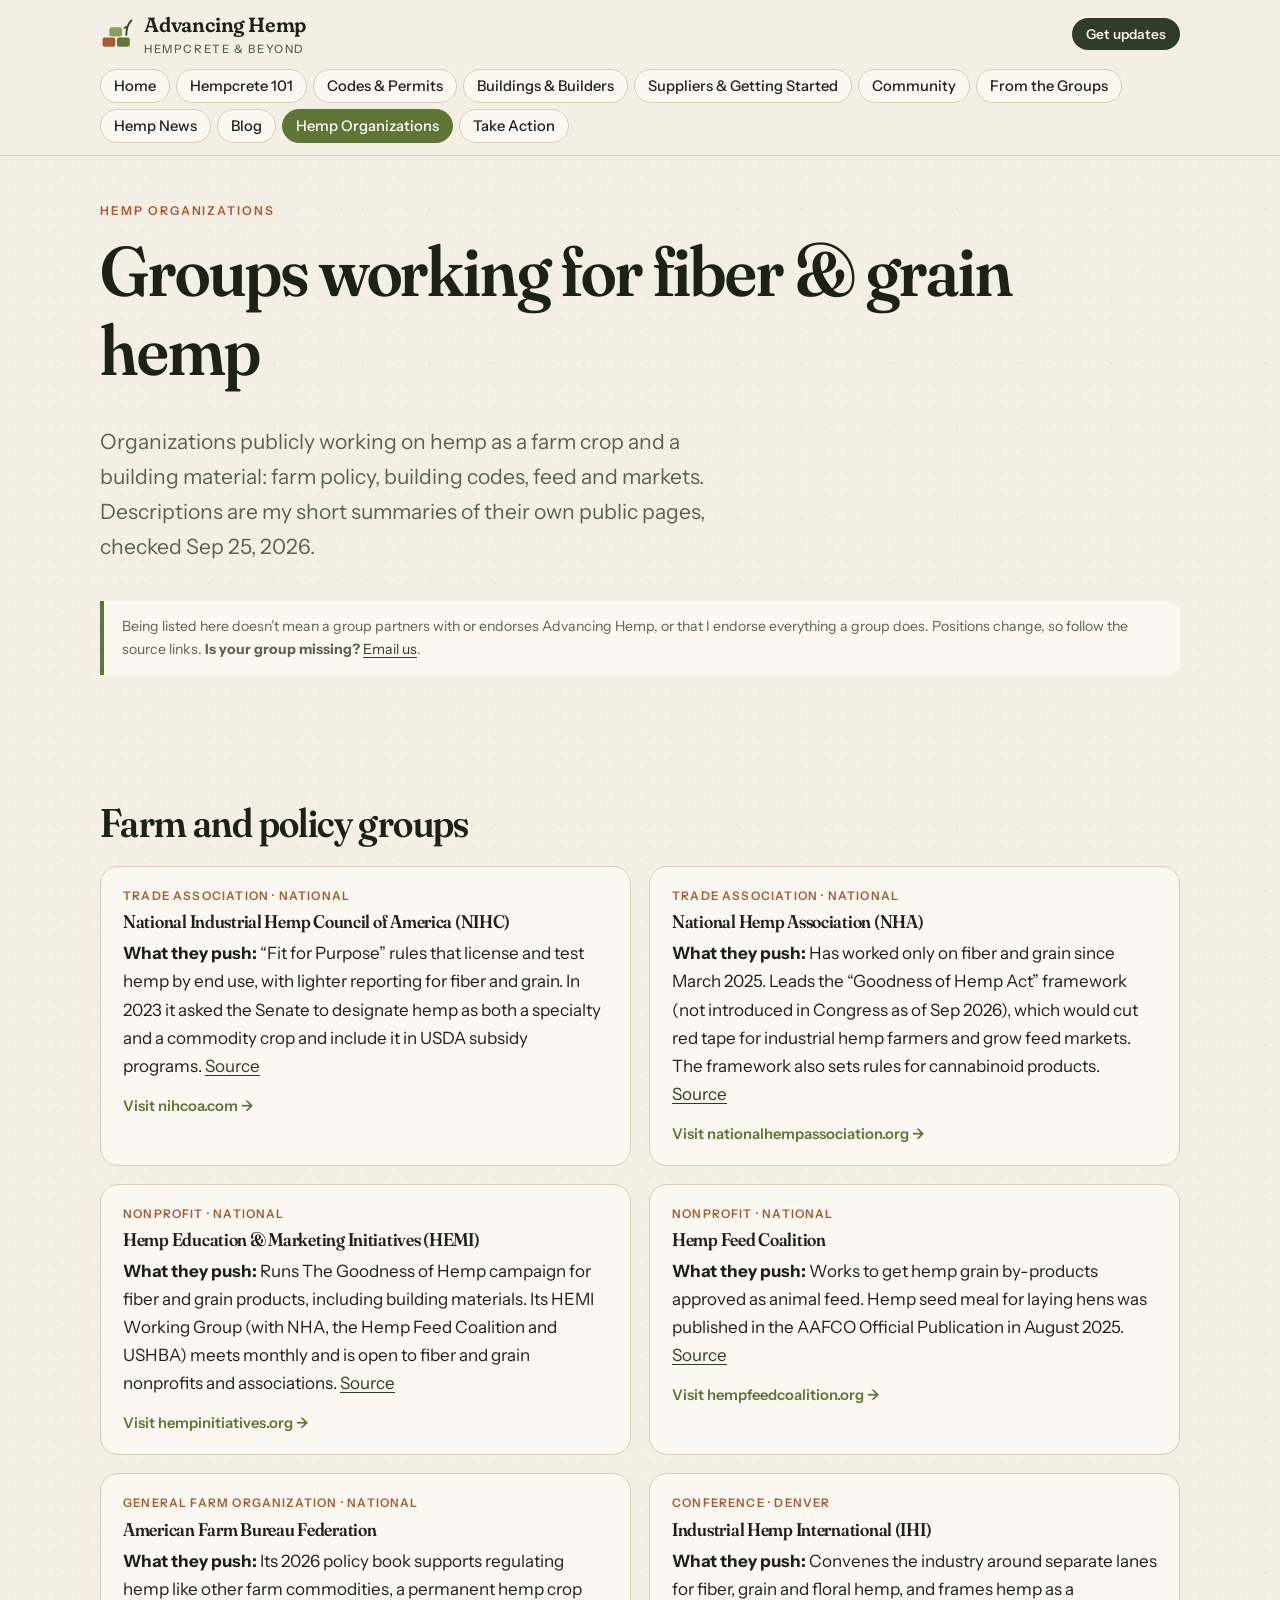
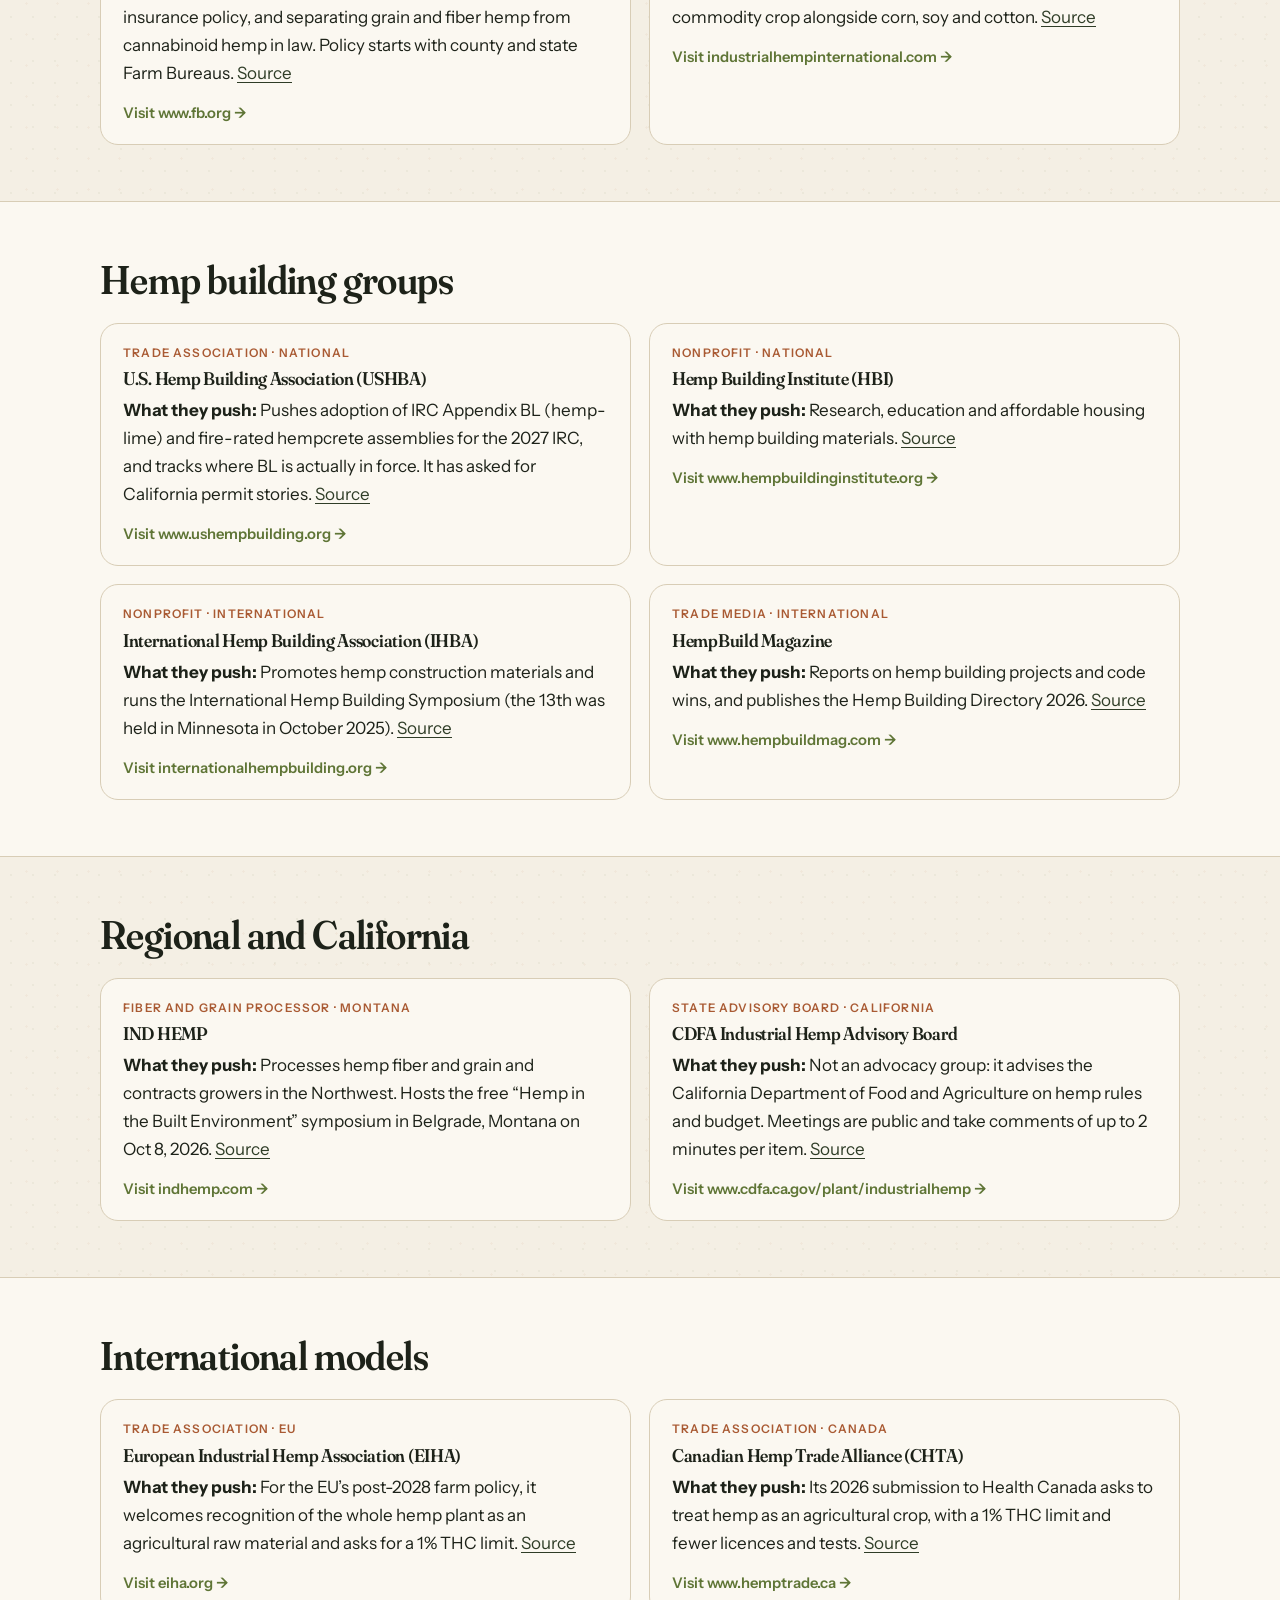
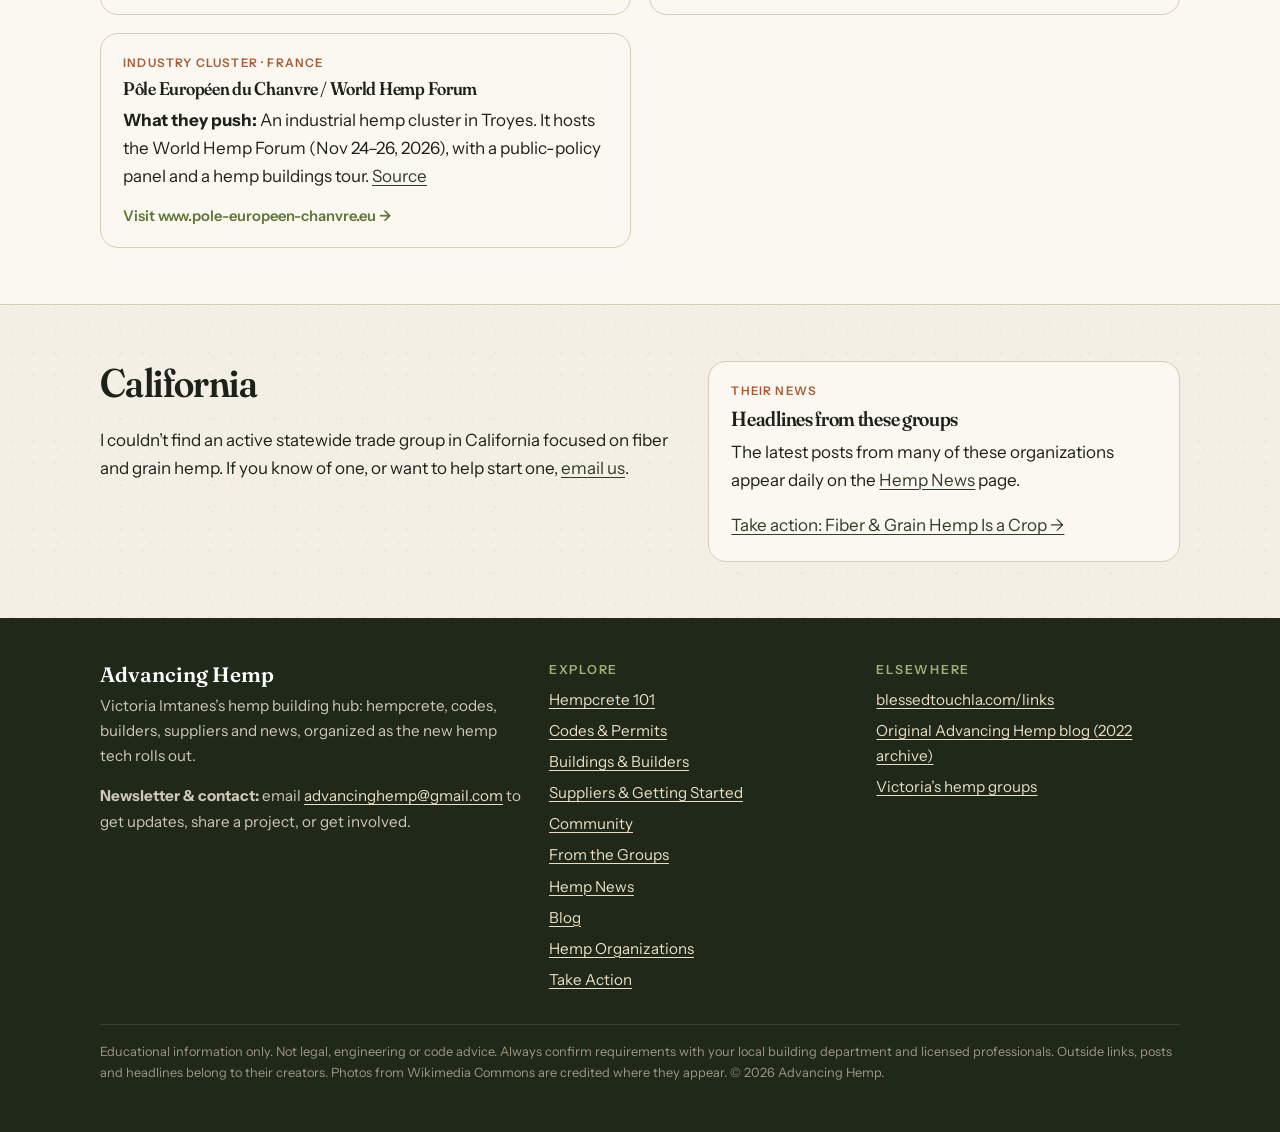
<file: allies/index.html>
<!doctype html>
<html lang="en">
<head>
<meta charset="utf-8">
<meta name="viewport" content="width=device-width, initial-scale=1">
<title>Hemp Organizations · Advancing Hemp</title>
<meta name="description" content="Groups working for fiber and grain hemp: farm policy, building codes, feed and markets, with what each one pushes and links to their sites.">
<meta property="og:title" content="Hemp Organizations · Advancing Hemp">
<meta property="og:description" content="Groups working for fiber and grain hemp: farm policy, building codes, feed and markets, with what each one pushes and links to their sites.">
<meta property="og:type" content="website">
<meta property="og:site_name" content="Advancing Hemp">
<style>.org-card h3{font-size:1.15rem}.org-card .org-link{font:600 .92rem var(--sans);margin-top:10px}.org-card .org-link a{color:var(--hemp);text-decoration:none}
.signers{list-style:none;margin:10px 0 0;padding:0}.signers li{padding:10px 0;border-top:1px solid var(--line)}.signers li:first-child{border-top:0}
.ask h3{font-size:1.12rem}.ta-links{list-style:none;padding:0;margin:0}.ta-links li{padding:8px 0;border-top:1px solid var(--line)}.ta-links li:first-child{border-top:0}
.tbl-wrap{margin:14px 0}.tbl{width:100%;border-collapse:collapse;font-size:.95rem;background:var(--paper);border:1px solid var(--line);border-radius:12px}
.tbl th,.tbl td{text-align:left;vertical-align:top;padding:10px 12px;border-top:1px solid var(--line)}.tbl th{font:600 .78rem var(--sans);letter-spacing:.06em;text-transform:uppercase;color:var(--muted);border-top:0}
.st{display:inline-block;font:600 .72rem var(--sans);letter-spacing:.06em;text-transform:uppercase;padding:3px 8px;border-radius:999px;white-space:nowrap}
@media (max-width:699px){.tbl,.tbl tbody,.tbl tr,.tbl td{display:block}.tbl thead{display:none}.tbl tr{padding:12px 0;border-top:1px solid var(--line)}.tbl tr:first-child{border-top:0}.tbl td{border:0;padding:3px 14px}}
.st.no{background:var(--clay-soft);color:var(--clay)}.st.unk{background:#ecebe4;color:#5b5a50}.st.yes{background:#e3ead3;color:var(--hemp)}</style>
<meta name="theme-color" content="#2f3d27">
<link rel="icon" href="../assets/img/favicon.svg" type="image/svg+xml">
<link rel="preconnect" href="https://fonts.googleapis.com">
<link rel="preconnect" href="https://fonts.gstatic.com" crossorigin>
<link href="https://fonts.googleapis.com/css2?family=Fraunces:ital,opsz,wght,SOFT@0,9..144,400..700,0..100;1,9..144,400..600,0..100&amp;family=Instrument+Sans:wght@400;500;600&amp;display=swap" rel="stylesheet">
<link rel="stylesheet" href="../assets/css/site.css">
</head>
<body>
<a class="skip" href="#main">Skip to content</a>
<header class="site-head">
<div class="wrap">
<div class="head-row">
<a class="brand" href="../"><svg viewBox="0 0 40 40" aria-hidden="true"><rect x="3" y="24" width="15" height="11" rx="2.5" fill="#a95a33"/><rect x="20" y="24" width="15" height="11" rx="2.5" fill="#5f7536"/><rect x="11" y="12" width="15" height="11" rx="2.5" fill="#8aa05a"/><path d="M31 21c0-8 2-13 6-17" stroke="#2f3d27" stroke-width="2.2" fill="none" stroke-linecap="round"/><path d="M33.2 10.5c-3-.3-5 .8-6 3 2.8.4 4.9-.6 6-3z" fill="#2f3d27"/></svg><span><b>Advancing Hemp</b><small>Hempcrete &amp; beyond</small></span></a>
<a class="head-cta" href="mailto:advancinghemp@gmail.com?subject=Advancing%20Hemp">Get updates</a>
</div>
<nav class="nav" aria-label="Main"><a href="../">Home</a><a href="../hempcrete-101/">Hempcrete 101</a><a href="../codes-permits/">Codes &amp; Permits</a><a href="../buildings-builders/">Buildings &amp; Builders</a><a href="../suppliers/">Suppliers &amp; Getting Started</a><a href="../community/">Community</a><a href="../groups/">From the Groups</a><a href="../news/">Hemp News</a><a href="../blog/">Blog</a><a href="../allies/" aria-current="page">Hemp Organizations</a><a href="../take-action/">Take Action</a></nav>
</div>
</header>
<main id="main">
<section class="page-hero"><div class="wrap">
<p class="eyebrow">Hemp Organizations</p>
<h1>Groups working for fiber &amp; grain hemp</h1>
<p class="lede">Organizations publicly working on hemp as a farm crop and a building material: farm policy, building codes, feed and markets. Descriptions are my short summaries of their own public pages, checked Sep 25, 2026.</p>
</div></section>
<section style="padding-top:8px"><div class="wrap">
<p class="note g sources">Being listed here doesn&rsquo;t mean a group partners with or endorses Advancing Hemp, or that I endorse everything a group does. Positions change, so follow the source links. <strong>Is your group missing?</strong> <a href="mailto:advancinghemp@gmail.com?subject=Hemp%20organization%20to%20add&body=Organization%3A%0AWebsite%3A%0AWhat%20you%20work%20on%20%28fiber%2C%20grain%2C%20building%2C%20policy...%29%3A%0ALink%20to%20a%20page%20that%20shows%20it%3A%0A">Email us</a>.</p>
</div></section>
<section><div class="wrap"><h2>Farm and policy groups</h2><div class="grid g2" style="margin-top:16px"><article class="card org-card"><p class="meta">Trade association &middot; national</p><h3>National Industrial Hemp Council of America (NIHC)</h3><p><strong>What they push:</strong> &ldquo;Fit for Purpose&rdquo; rules that license and test hemp by end use, with lighter reporting for fiber and grain. In 2023 it asked the Senate to designate hemp as both a specialty and a commodity crop and include it in USDA subsidy programs. <a href="https://nihcoa.com/senate-ag-fb-covletmcomment-submitted/" rel="noopener" target="_blank">Source</a></p><p class="org-link"><a href="https://nihcoa.com/" rel="noopener" target="_blank">Visit nihcoa.com &rarr;</a></p></article><article class="card org-card"><p class="meta">Trade association &middot; national</p><h3>National Hemp Association (NHA)</h3><p><strong>What they push:</strong> Has worked only on fiber and grain since March 2025. Leads the &ldquo;Goodness of Hemp Act&rdquo; framework (not introduced in Congress as of Sep 2026), which would cut red tape for industrial hemp farmers and grow feed markets. The framework also sets rules for cannabinoid products. <a href="https://nationalhempassociation.org/legislation/" rel="noopener" target="_blank">Source</a></p><p class="org-link"><a href="https://nationalhempassociation.org/" rel="noopener" target="_blank">Visit nationalhempassociation.org &rarr;</a></p></article><article class="card org-card"><p class="meta">Nonprofit &middot; national</p><h3>Hemp Education &amp; Marketing Initiatives (HEMI)</h3><p><strong>What they push:</strong> Runs The Goodness of Hemp campaign for fiber and grain products, including building materials. Its HEMI Working Group (with NHA, the Hemp Feed Coalition and USHBA) meets monthly and is open to fiber and grain nonprofits and associations. <a href="https://hempinitiatives.org/u-s-industrial-hemp-leaders-form-working-group-to-promote-awareness-and-advance-development/" rel="noopener" target="_blank">Source</a></p><p class="org-link"><a href="https://hempinitiatives.org/" rel="noopener" target="_blank">Visit hempinitiatives.org &rarr;</a></p></article><article class="card org-card"><p class="meta">Nonprofit &middot; national</p><h3>Hemp Feed Coalition</h3><p><strong>What they push:</strong> Works to get hemp grain by-products approved as animal feed. Hemp seed meal for laying hens was published in the AAFCO Official Publication in August 2025. <a href="https://hempfeedcoalition.org/2025/08/07/hemp-feed-coalition-announces-historic-approval-of-hemp-seed-meal-for-laying-hens-in-aafco-official-publication/" rel="noopener" target="_blank">Source</a></p><p class="org-link"><a href="https://hempfeedcoalition.org/" rel="noopener" target="_blank">Visit hempfeedcoalition.org &rarr;</a></p></article><article class="card org-card"><p class="meta">General farm organization &middot; national</p><h3>American Farm Bureau Federation</h3><p><strong>What they push:</strong> Its 2026 policy book supports regulating hemp like other farm commodities, a permanent hemp crop insurance policy, and separating grain and fiber hemp from cannabinoid hemp in law. Policy starts with county and state Farm Bureaus. <a href="https://www.sdfbf.org/WebsitePageFile/file/16d04e49-d54e-4cd2-81f0-18e4accdb7ee/AFBF-Policy-Book-2026FINAL.pdf" rel="noopener" target="_blank">Source</a></p><p class="org-link"><a href="https://www.fb.org/" rel="noopener" target="_blank">Visit www.fb.org &rarr;</a></p></article><article class="card org-card"><p class="meta">Conference &middot; Denver</p><h3>Industrial Hemp International (IHI)</h3><p><strong>What they push:</strong> Convenes the industry around separate lanes for fiber, grain and floral hemp, and frames hemp as a commodity crop alongside corn, soy and cotton. <a href="https://industrialhempinternational.com/about-us/" rel="noopener" target="_blank">Source</a></p><p class="org-link"><a href="https://industrialhempinternational.com/" rel="noopener" target="_blank">Visit industrialhempinternational.com &rarr;</a></p></article></div></div></section><section class="band"><div class="wrap"><h2>Hemp building groups</h2><div class="grid g2" style="margin-top:16px"><article class="card org-card"><p class="meta">Trade association &middot; national</p><h3>U.S. Hemp Building Association (USHBA)</h3><p><strong>What they push:</strong> Pushes adoption of IRC Appendix BL (hemp-lime) and fire-rated hempcrete assemblies for the 2027 IRC, and tracks where BL is actually in force. It has asked for California permit stories. <a href="https://www.ushempbuilding.org/post/hempcrete-is-in-the-american-code-book-in-three-places-it-is-actually-law" rel="noopener" target="_blank">Source</a></p><p class="org-link"><a href="https://www.ushempbuilding.org/" rel="noopener" target="_blank">Visit www.ushempbuilding.org &rarr;</a></p></article><article class="card org-card"><p class="meta">Nonprofit &middot; national</p><h3>Hemp Building Institute (HBI)</h3><p><strong>What they push:</strong> Research, education and affordable housing with hemp building materials. <a href="https://www.hempbuildinginstitute.org/" rel="noopener" target="_blank">Source</a></p><p class="org-link"><a href="https://www.hempbuildinginstitute.org/" rel="noopener" target="_blank">Visit www.hempbuildinginstitute.org &rarr;</a></p></article><article class="card org-card"><p class="meta">Nonprofit &middot; international</p><h3>International Hemp Building Association (IHBA)</h3><p><strong>What they push:</strong> Promotes hemp construction materials and runs the International Hemp Building Symposium (the 13th was held in Minnesota in October 2025). <a href="https://internationalhempbuilding.org/events/" rel="noopener" target="_blank">Source</a></p><p class="org-link"><a href="https://internationalhempbuilding.org/" rel="noopener" target="_blank">Visit internationalhempbuilding.org &rarr;</a></p></article><article class="card org-card"><p class="meta">Trade media &middot; international</p><h3>HempBuild Magazine</h3><p><strong>What they push:</strong> Reports on hemp building projects and code wins, and publishes the Hemp Building Directory 2026. <a href="https://www.hempbuildmag.com/" rel="noopener" target="_blank">Source</a></p><p class="org-link"><a href="https://www.hempbuildmag.com/" rel="noopener" target="_blank">Visit www.hempbuildmag.com &rarr;</a></p></article></div></div></section><section><div class="wrap"><h2>Regional and California</h2><div class="grid g2" style="margin-top:16px"><article class="card org-card"><p class="meta">Fiber and grain processor &middot; Montana</p><h3>IND HEMP</h3><p><strong>What they push:</strong> Processes hemp fiber and grain and contracts growers in the Northwest. Hosts the free &ldquo;Hemp in the Built Environment&rdquo; symposium in Belgrade, Montana on Oct 8, 2026. <a href="https://indhemp.com/hemp-in-the-built-environment-a-symposium-of-use-and-applications/" rel="noopener" target="_blank">Source</a></p><p class="org-link"><a href="https://indhemp.com/" rel="noopener" target="_blank">Visit indhemp.com &rarr;</a></p></article><article class="card org-card"><p class="meta">State advisory board &middot; California</p><h3>CDFA Industrial Hemp Advisory Board</h3><p><strong>What they push:</strong> Not an advocacy group: it advises the California Department of Food and Agriculture on hemp rules and budget. Meetings are public and take comments of up to 2 minutes per item. <a href="https://www.cdfa.ca.gov/plant/industrialhemp/meeting-info.html" rel="noopener" target="_blank">Source</a></p><p class="org-link"><a href="https://www.cdfa.ca.gov/plant/industrialhemp/" rel="noopener" target="_blank">Visit www.cdfa.ca.gov/plant/industrialhemp &rarr;</a></p></article></div></div></section><section class="band"><div class="wrap"><h2>International models</h2><div class="grid g2" style="margin-top:16px"><article class="card org-card"><p class="meta">Trade association &middot; EU</p><h3>European Industrial Hemp Association (EIHA)</h3><p><strong>What they push:</strong> For the EU&rsquo;s post-2028 farm policy, it welcomes recognition of the whole hemp plant as an agricultural raw material and asks for a 1% THC limit. <a href="https://eiha.org/press/https-eiha-org-wp-content-uploads-2026-02-pr-hemp-proposal-cap-2028-eiha-pdf/" rel="noopener" target="_blank">Source</a></p><p class="org-link"><a href="https://eiha.org/" rel="noopener" target="_blank">Visit eiha.org &rarr;</a></p></article><article class="card org-card"><p class="meta">Trade association &middot; Canada</p><h3>Canadian Hemp Trade Alliance (CHTA)</h3><p><strong>What they push:</strong> Its 2026 submission to Health Canada asks to treat hemp as an agricultural crop, with a 1% THC limit and fewer licences and tests. <a href="https://hemptoday.net/wp-content/uploads/2026/06/2026-Health-Canada-Industrial-Hemp-Regulations-Consultation-CHTA-Submission-Final.pdf" rel="noopener" target="_blank">Source</a></p><p class="org-link"><a href="https://www.hemptrade.ca/" rel="noopener" target="_blank">Visit www.hemptrade.ca &rarr;</a></p></article><article class="card org-card"><p class="meta">Industry cluster &middot; France</p><h3>P&ocirc;le Europ&eacute;en du Chanvre / World Hemp Forum</h3><p><strong>What they push:</strong> An industrial hemp cluster in Troyes. It hosts the World Hemp Forum (Nov 24&ndash;26, 2026), with a public-policy panel and a hemp buildings tour. <a href="https://www.pole-europeen-chanvre.eu/en/world-hemp-forum/" rel="noopener" target="_blank">Source</a></p><p class="org-link"><a href="https://www.pole-europeen-chanvre.eu/" rel="noopener" target="_blank">Visit www.pole-europeen-chanvre.eu &rarr;</a></p></article></div></div></section>
<section><div class="wrap split">
<div class="prose">
<h2>California</h2>
<p>I couldn&rsquo;t find an active statewide trade group in California focused on fiber and grain hemp. If you know of one, or want to help start one, <a href="mailto:advancinghemp@gmail.com?subject=Hemp%20organization%20to%20add&body=Organization%3A%0AWebsite%3A%0AWhat%20you%20work%20on%20%28fiber%2C%20grain%2C%20building%2C%20policy...%29%3A%0ALink%20to%20a%20page%20that%20shows%20it%3A%0A">email us</a>.</p>
</div>
<div class="card"><p class="meta">Their news</p><h3>Headlines from these groups</h3><p>The latest posts from many of these organizations appear daily on the <a href="../news/#from-hemp-orgs">Hemp News</a> page.</p><p><a href="../take-action/">Take action: Fiber &amp; Grain Hemp Is a Crop &rarr;</a></p></div>
</div></section>
</main>
<footer class="site-foot">
<div class="wrap">
<div class="foot-grid">
<div>
<p style="font:600 1.3rem var(--serif);color:#fff;margin-bottom:6px">Advancing Hemp</p>
<p>Victoria Imtanes&rsquo;s hemp building hub: hempcrete, codes, builders, suppliers and news, organized as the new hemp tech rolls out.</p>
<p><strong>Newsletter &amp; contact:</strong> email <a href="mailto:advancinghemp@gmail.com?subject=Advancing%20Hemp">advancinghemp@gmail.com</a> to get updates, share a project, or get involved.</p>
</div>
<div>
<h4>Explore</h4>
<ul><li><a href="../hempcrete-101/">Hempcrete 101</a></li><li><a href="../codes-permits/">Codes &amp; Permits</a></li><li><a href="../buildings-builders/">Buildings &amp; Builders</a></li><li><a href="../suppliers/">Suppliers &amp; Getting Started</a></li><li><a href="../community/">Community</a></li><li><a href="../groups/">From the Groups</a></li><li><a href="../news/">Hemp News</a></li><li><a href="../blog/">Blog</a></li><li><a href="../allies/">Hemp Organizations</a></li><li><a href="../take-action/">Take Action</a></li></ul>
</div>
<div>
<h4>Elsewhere</h4>
<ul>
<li><a href="https://blessedtouchla.com/links/">blessedtouchla.com/links</a></li>
<li><a href="https://advancinghemp.wordpress.com/">Original Advancing Hemp blog (2022 archive)</a></li>
<li><a href="../community/">Victoria&rsquo;s hemp groups</a></li>
</ul>
</div>
</div>
<p class="fine">Educational information only. Not legal, engineering or code advice. Always confirm requirements with your local building department and licensed professionals. Outside links, posts and headlines belong to their creators. Photos from Wikimedia Commons are credited where they appear. &copy; 2026 Advancing Hemp.</p>
</div>
</footer>
<script>(function(){var n=document.querySelector('.nav'),a=n&&n.querySelector('[aria-current]');if(a&&n.scrollWidth>n.clientWidth)n.scrollLeft=a.offsetLeft-20;})();</script>
</body>
</html>
</file>
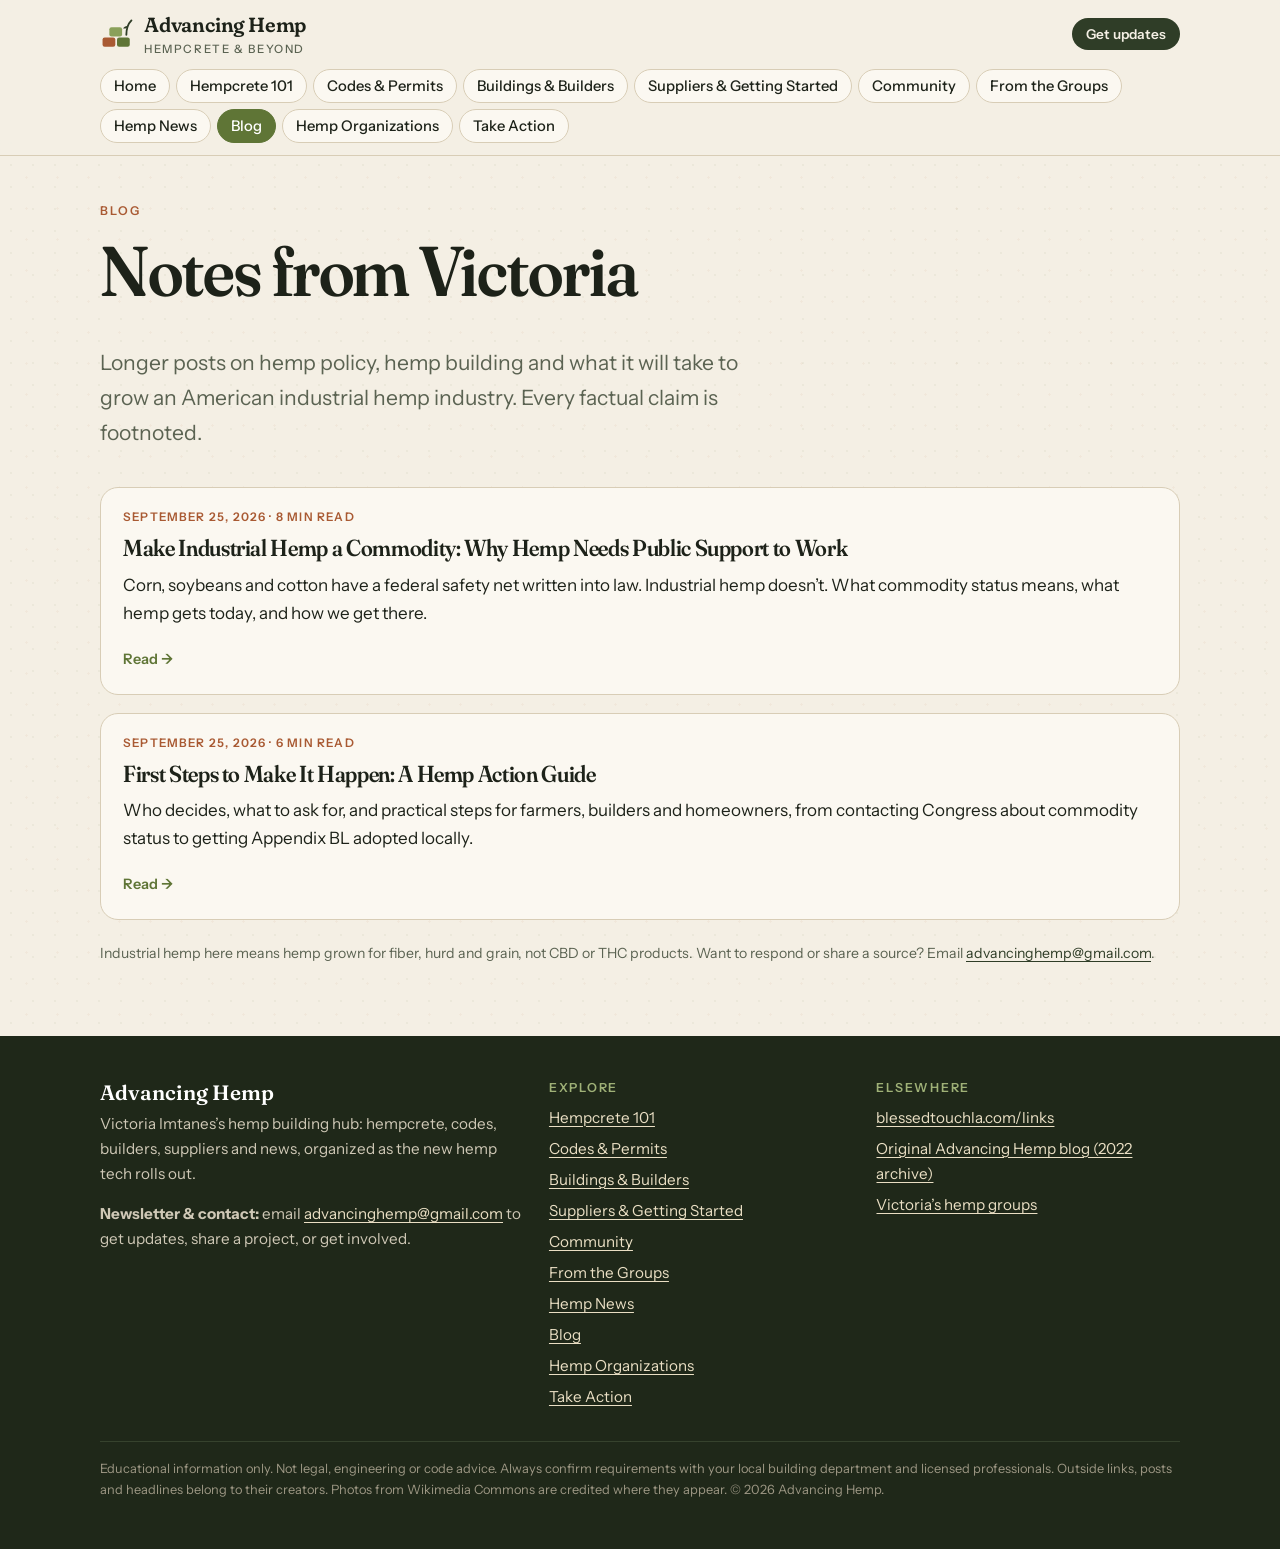
<file: blog/index.html>
<!doctype html>
<html lang="en">
<head>
<meta charset="utf-8">
<meta name="viewport" content="width=device-width, initial-scale=1">
<title>Blog · Advancing Hemp</title>
<meta name="description" content="Posts by Victoria Imtanes on making industrial hemp a commodity, hemp policy and hemp building, with sources.">
<meta property="og:title" content="Blog · Advancing Hemp">
<meta property="og:description" content="Posts by Victoria Imtanes on making industrial hemp a commodity, hemp policy and hemp building, with sources.">
<meta property="og:type" content="website">
<meta property="og:site_name" content="Advancing Hemp">
<meta name="theme-color" content="#2f3d27">
<link rel="icon" href="../assets/img/favicon.svg" type="image/svg+xml">
<link rel="preconnect" href="https://fonts.googleapis.com">
<link rel="preconnect" href="https://fonts.gstatic.com" crossorigin>
<link href="https://fonts.googleapis.com/css2?family=Fraunces:ital,opsz,wght,SOFT@0,9..144,400..700,0..100;1,9..144,400..600,0..100&amp;family=Instrument+Sans:wght@400;500;600&amp;display=swap" rel="stylesheet">
<link rel="stylesheet" href="../assets/css/site.css">
</head>
<body>
<a class="skip" href="#main">Skip to content</a>
<header class="site-head">
<div class="wrap">
<div class="head-row">
<a class="brand" href="../"><svg viewBox="0 0 40 40" aria-hidden="true"><rect x="3" y="24" width="15" height="11" rx="2.5" fill="#a95a33"/><rect x="20" y="24" width="15" height="11" rx="2.5" fill="#5f7536"/><rect x="11" y="12" width="15" height="11" rx="2.5" fill="#8aa05a"/><path d="M31 21c0-8 2-13 6-17" stroke="#2f3d27" stroke-width="2.2" fill="none" stroke-linecap="round"/><path d="M33.2 10.5c-3-.3-5 .8-6 3 2.8.4 4.9-.6 6-3z" fill="#2f3d27"/></svg><span><b>Advancing Hemp</b><small>Hempcrete &amp; beyond</small></span></a>
<a class="head-cta" href="mailto:advancinghemp@gmail.com?subject=Advancing%20Hemp">Get updates</a>
</div>
<nav class="nav" aria-label="Main"><a href="../">Home</a><a href="../hempcrete-101/">Hempcrete 101</a><a href="../codes-permits/">Codes &amp; Permits</a><a href="../buildings-builders/">Buildings &amp; Builders</a><a href="../suppliers/">Suppliers &amp; Getting Started</a><a href="../community/">Community</a><a href="../groups/">From the Groups</a><a href="../news/">Hemp News</a><a href="../blog/" aria-current="page">Blog</a><a href="../allies/">Hemp Organizations</a><a href="../take-action/">Take Action</a></nav>
</div>
</header>
<main id="main">
<section class="page-hero"><div class="wrap">
<p class="eyebrow">Blog</p>
<h1>Notes from Victoria</h1>
<p class="lede">Longer posts on hemp policy, hemp building and what it will take to grow an American industrial hemp industry. Every factual claim is footnoted.</p>
</div></section>
<section style="padding-top:8px"><div class="wrap">
<div class="grid blog-list"><a class="card blog-card" href="../blog/industrial-hemp-commodity/"><p class="meta"><time datetime="2026-09-25">September 25, 2026</time> &middot; 8 min read</p><h3>Make Industrial Hemp a Commodity: Why Hemp Needs Public Support to Work</h3><p>Corn, soybeans and cotton have a federal safety net written into law. Industrial hemp doesn’t. What commodity status means, what hemp gets today, and how we get there.</p><span class="go">Read &rarr;</span></a><a class="card blog-card" href="../blog/hemp-action-guide/"><p class="meta"><time datetime="2026-09-25">September 25, 2026</time> &middot; 6 min read</p><h3>First Steps to Make It Happen: A Hemp Action Guide</h3><p>Who decides, what to ask for, and practical steps for farmers, builders and homeowners, from contacting Congress about commodity status to getting Appendix BL adopted locally.</p><span class="go">Read &rarr;</span></a></div>
<p class="sources" style="margin-top:22px">Industrial hemp here means hemp grown for fiber, hurd and grain, not CBD or THC products. Want to respond or share a source? Email <a href="mailto:advancinghemp@gmail.com?subject=Advancing%20Hemp">advancinghemp@gmail.com</a>.</p>
</div></section>
</main>
<footer class="site-foot">
<div class="wrap">
<div class="foot-grid">
<div>
<p style="font:600 1.3rem var(--serif);color:#fff;margin-bottom:6px">Advancing Hemp</p>
<p>Victoria Imtanes&rsquo;s hemp building hub: hempcrete, codes, builders, suppliers and news, organized as the new hemp tech rolls out.</p>
<p><strong>Newsletter &amp; contact:</strong> email <a href="mailto:advancinghemp@gmail.com?subject=Advancing%20Hemp">advancinghemp@gmail.com</a> to get updates, share a project, or get involved.</p>
</div>
<div>
<h4>Explore</h4>
<ul><li><a href="../hempcrete-101/">Hempcrete 101</a></li><li><a href="../codes-permits/">Codes &amp; Permits</a></li><li><a href="../buildings-builders/">Buildings &amp; Builders</a></li><li><a href="../suppliers/">Suppliers &amp; Getting Started</a></li><li><a href="../community/">Community</a></li><li><a href="../groups/">From the Groups</a></li><li><a href="../news/">Hemp News</a></li><li><a href="../blog/">Blog</a></li><li><a href="../allies/">Hemp Organizations</a></li><li><a href="../take-action/">Take Action</a></li></ul>
</div>
<div>
<h4>Elsewhere</h4>
<ul>
<li><a href="https://blessedtouchla.com/links/">blessedtouchla.com/links</a></li>
<li><a href="https://advancinghemp.wordpress.com/">Original Advancing Hemp blog (2022 archive)</a></li>
<li><a href="../community/">Victoria&rsquo;s hemp groups</a></li>
</ul>
</div>
</div>
<p class="fine">Educational information only. Not legal, engineering or code advice. Always confirm requirements with your local building department and licensed professionals. Outside links, posts and headlines belong to their creators. Photos from Wikimedia Commons are credited where they appear. &copy; 2026 Advancing Hemp.</p>
</div>
</footer>
<script>(function(){var n=document.querySelector('.nav'),a=n&&n.querySelector('[aria-current]');if(a&&n.scrollWidth>n.clientWidth)n.scrollLeft=a.offsetLeft-20;})();</script>
</body>
</html>
</file>
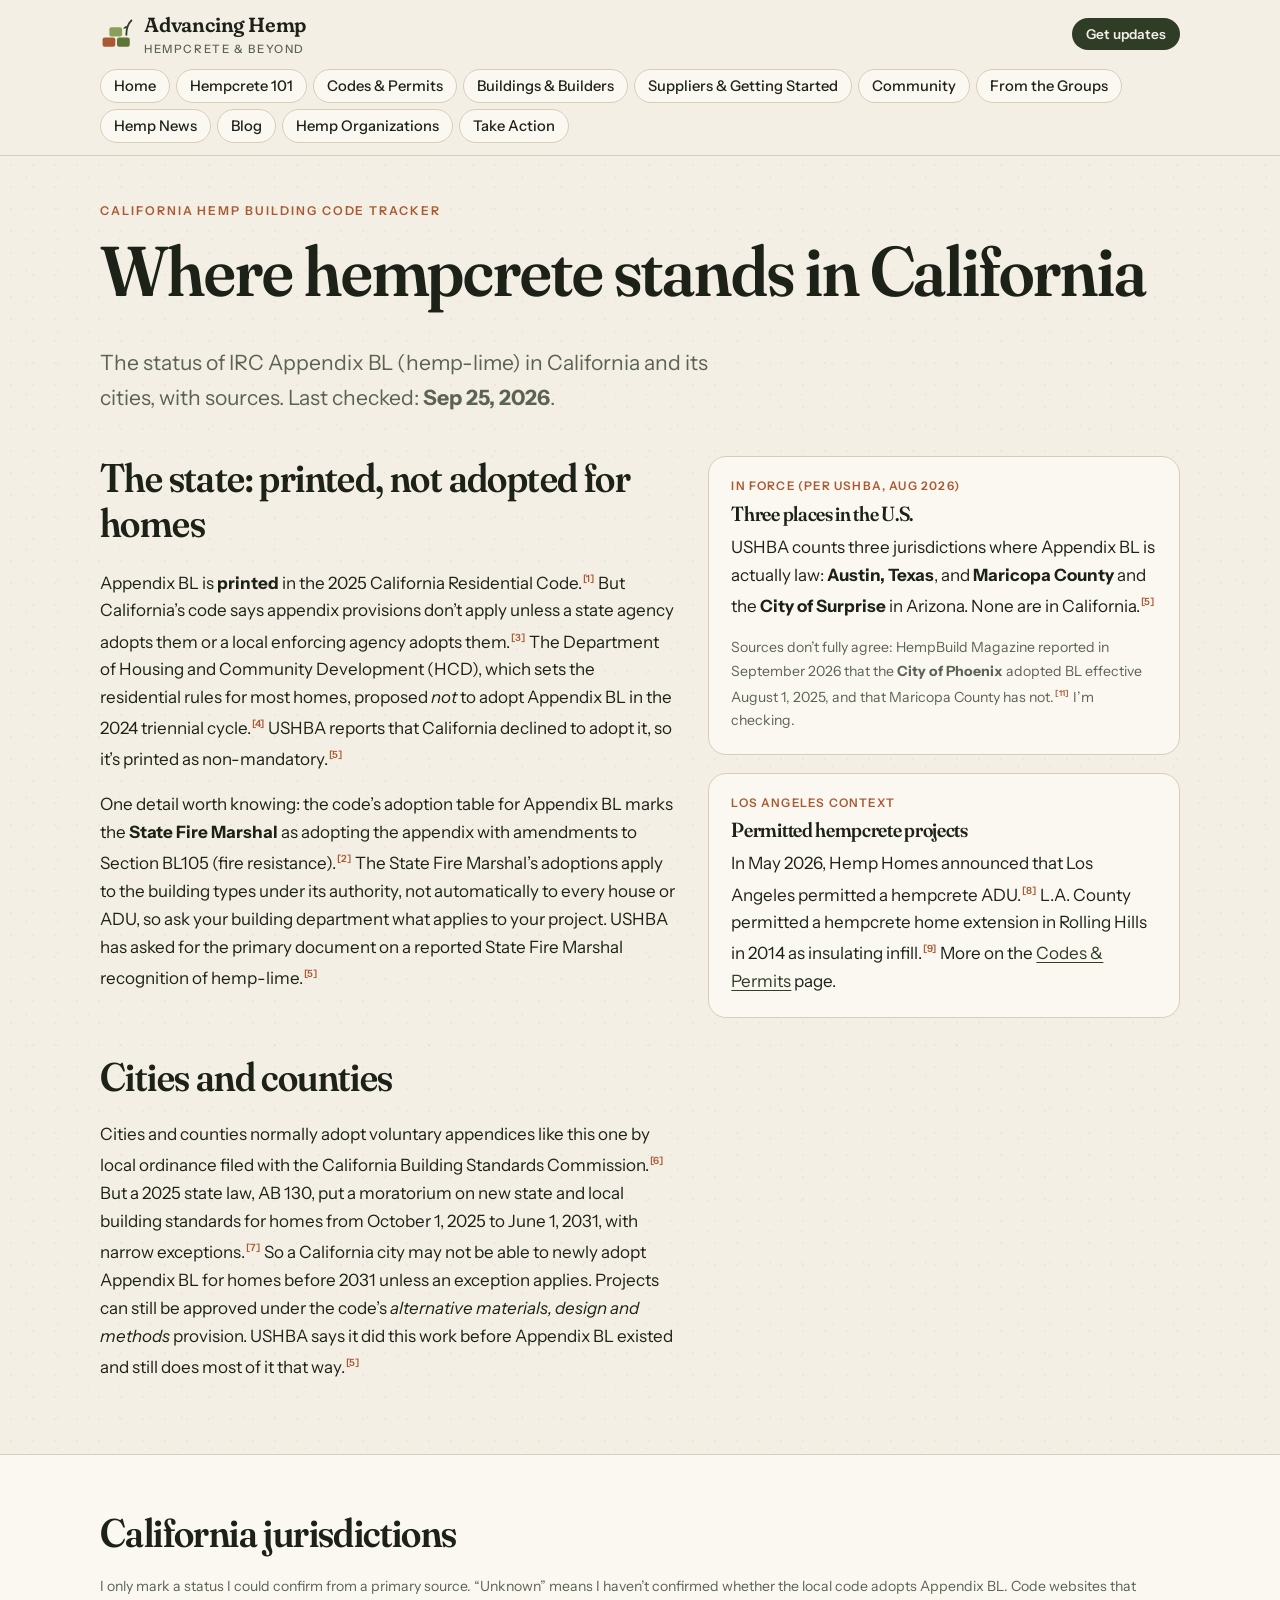
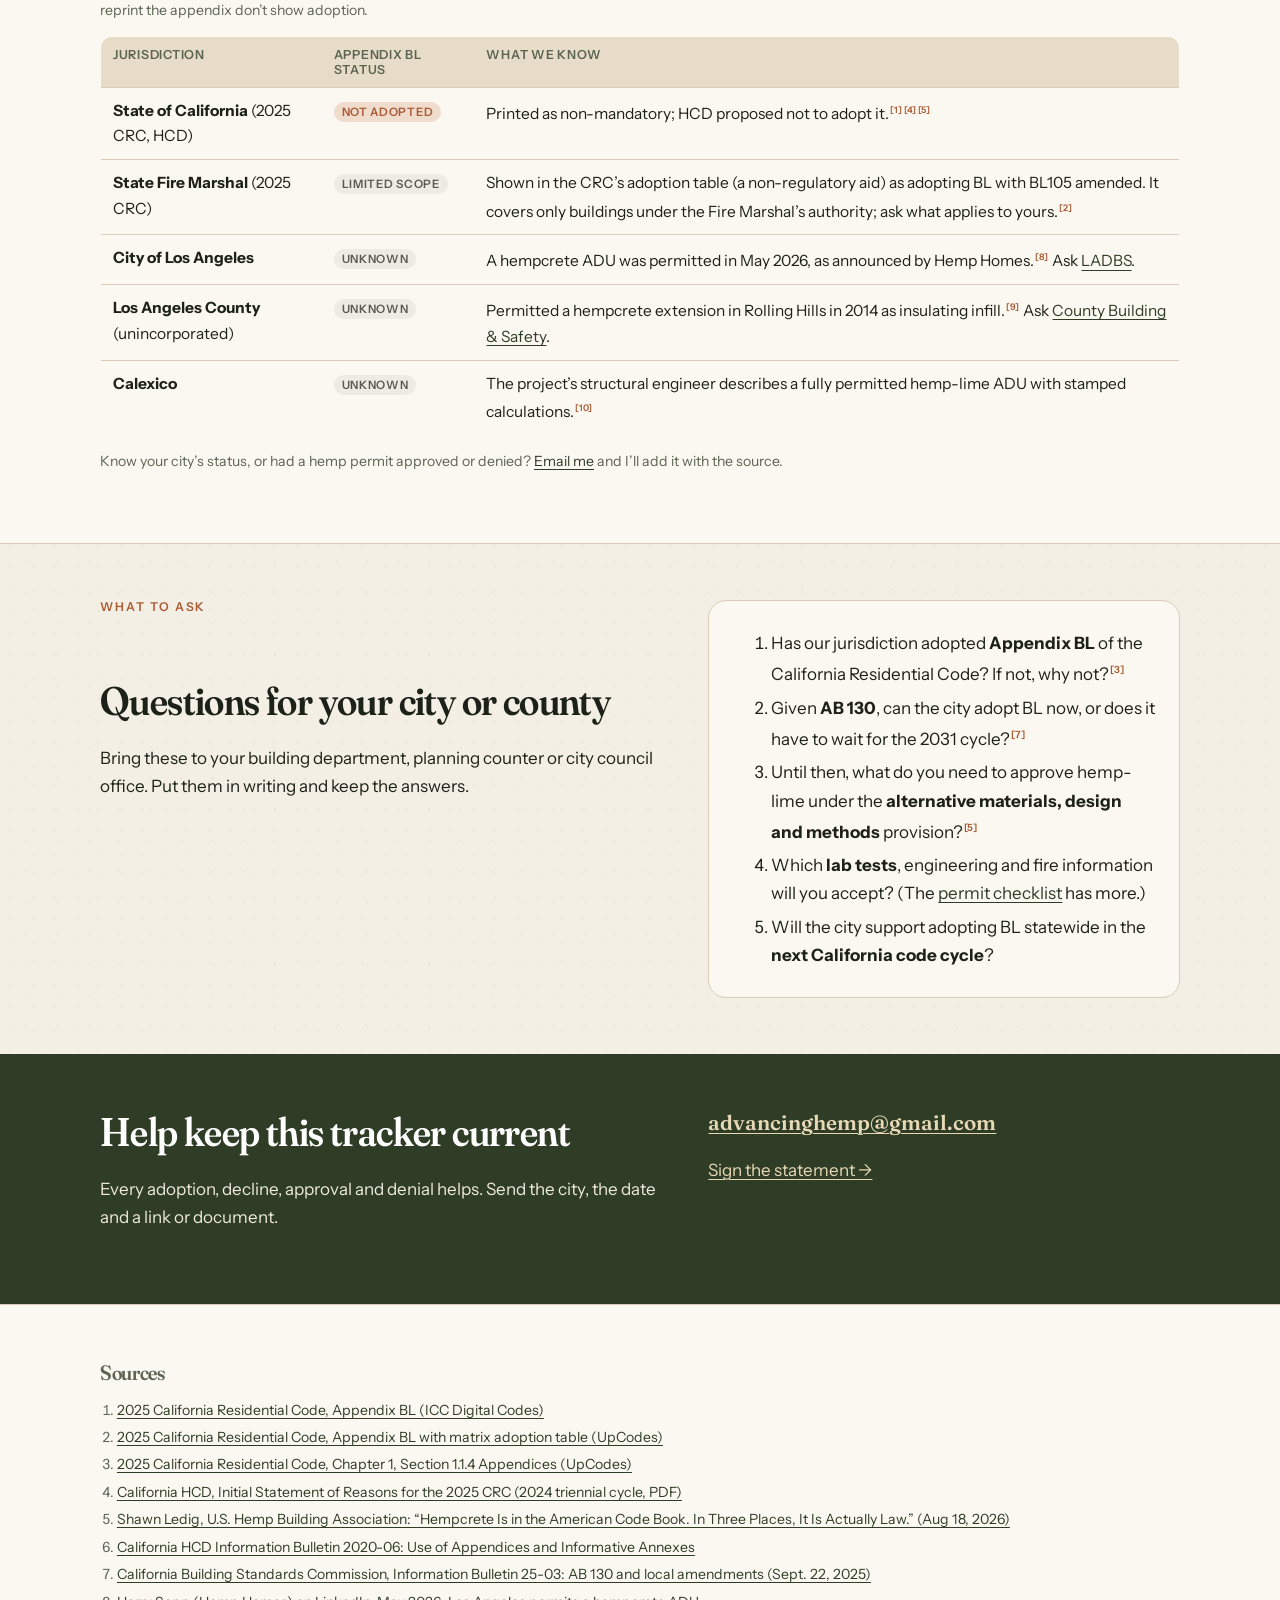
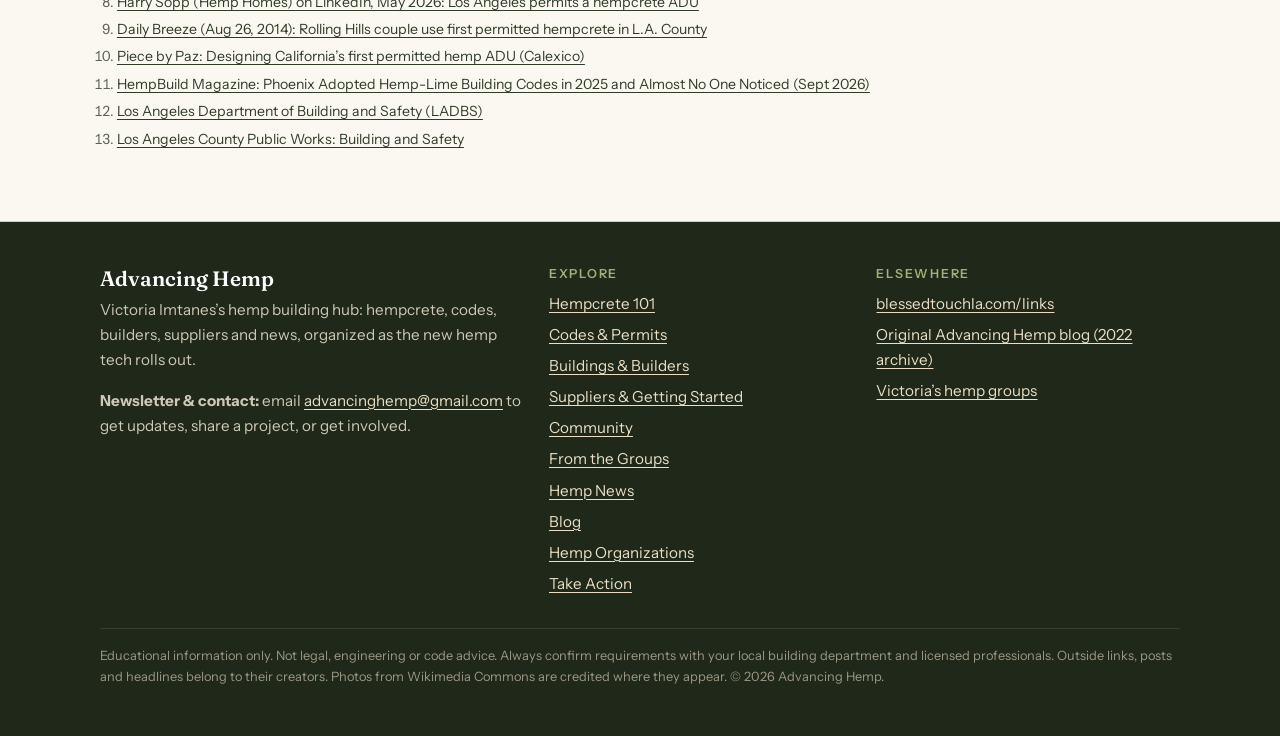
<file: california/index.html>
<!doctype html>
<html lang="en">
<head>
<meta charset="utf-8">
<meta name="viewport" content="width=device-width, initial-scale=1">
<title>California Hemp Building Code Tracker · Advancing Hemp</title>
<meta name="description" content="Status of IRC Appendix BL (hemp-lime) in California and its cities and counties, AB 130, permitted L.A. hempcrete projects and what to ask your city.">
<meta property="og:title" content="California Hemp Building Code Tracker · Advancing Hemp">
<meta property="og:description" content="Status of IRC Appendix BL (hemp-lime) in California and its cities and counties, AB 130, permitted L.A. hempcrete projects and what to ask your city.">
<meta property="og:type" content="website">
<meta property="og:site_name" content="Advancing Hemp">
<style>.org-card h3{font-size:1.15rem}.org-card .org-link{font:600 .92rem var(--sans);margin-top:10px}.org-card .org-link a{color:var(--hemp);text-decoration:none}
.signers{list-style:none;margin:10px 0 0;padding:0}.signers li{padding:10px 0;border-top:1px solid var(--line)}.signers li:first-child{border-top:0}
.ask h3{font-size:1.12rem}.ta-links{list-style:none;padding:0;margin:0}.ta-links li{padding:8px 0;border-top:1px solid var(--line)}.ta-links li:first-child{border-top:0}
.tbl-wrap{margin:14px 0}.tbl{width:100%;border-collapse:collapse;font-size:.95rem;background:var(--paper);border:1px solid var(--line);border-radius:12px}
.tbl th,.tbl td{text-align:left;vertical-align:top;padding:10px 12px;border-top:1px solid var(--line)}.tbl th{font:600 .78rem var(--sans);letter-spacing:.06em;text-transform:uppercase;color:var(--muted);border-top:0}
.st{display:inline-block;font:600 .72rem var(--sans);letter-spacing:.06em;text-transform:uppercase;padding:3px 8px;border-radius:999px;white-space:nowrap}
@media (max-width:699px){.tbl,.tbl tbody,.tbl tr,.tbl td{display:block}.tbl thead{display:none}.tbl tr{padding:12px 0;border-top:1px solid var(--line)}.tbl tr:first-child{border-top:0}.tbl td{border:0;padding:3px 14px}}
.st.no{background:var(--clay-soft);color:var(--clay)}.st.unk{background:#ecebe4;color:#5b5a50}.st.yes{background:#e3ead3;color:var(--hemp)}</style>
<meta name="theme-color" content="#2f3d27">
<link rel="icon" href="../assets/img/favicon.svg" type="image/svg+xml">
<link rel="preconnect" href="https://fonts.googleapis.com">
<link rel="preconnect" href="https://fonts.gstatic.com" crossorigin>
<link href="https://fonts.googleapis.com/css2?family=Fraunces:ital,opsz,wght,SOFT@0,9..144,400..700,0..100;1,9..144,400..600,0..100&amp;family=Instrument+Sans:wght@400;500;600&amp;display=swap" rel="stylesheet">
<link rel="stylesheet" href="../assets/css/site.css">
</head>
<body>
<a class="skip" href="#main">Skip to content</a>
<header class="site-head">
<div class="wrap">
<div class="head-row">
<a class="brand" href="../"><svg viewBox="0 0 40 40" aria-hidden="true"><rect x="3" y="24" width="15" height="11" rx="2.5" fill="#a95a33"/><rect x="20" y="24" width="15" height="11" rx="2.5" fill="#5f7536"/><rect x="11" y="12" width="15" height="11" rx="2.5" fill="#8aa05a"/><path d="M31 21c0-8 2-13 6-17" stroke="#2f3d27" stroke-width="2.2" fill="none" stroke-linecap="round"/><path d="M33.2 10.5c-3-.3-5 .8-6 3 2.8.4 4.9-.6 6-3z" fill="#2f3d27"/></svg><span><b>Advancing Hemp</b><small>Hempcrete &amp; beyond</small></span></a>
<a class="head-cta" href="mailto:advancinghemp@gmail.com?subject=Advancing%20Hemp">Get updates</a>
</div>
<nav class="nav" aria-label="Main"><a href="../">Home</a><a href="../hempcrete-101/">Hempcrete 101</a><a href="../codes-permits/">Codes &amp; Permits</a><a href="../buildings-builders/">Buildings &amp; Builders</a><a href="../suppliers/">Suppliers &amp; Getting Started</a><a href="../community/">Community</a><a href="../groups/">From the Groups</a><a href="../news/">Hemp News</a><a href="../blog/">Blog</a><a href="../allies/">Hemp Organizations</a><a href="../take-action/">Take Action</a></nav>
</div>
</header>
<main id="main">
<section class="page-hero"><div class="wrap">
<p class="eyebrow">California hemp building code tracker</p>
<h1>Where hempcrete stands in California</h1>
<p class="lede">The status of IRC Appendix BL (hemp-lime) in California and its cities, with sources. Last checked: <strong>Sep 25, 2026</strong>.</p>
</div></section>
<section style="padding-top:12px"><div class="wrap split">
<div class="prose">
<h2>The state: printed, not adopted for homes</h2>
<p>Appendix BL is <strong>printed</strong> in the 2025 California Residential Code.<sup class="c"><a href="#s1" aria-label="source 1">[1]</a></sup> But California&rsquo;s code says appendix provisions don&rsquo;t apply unless a state agency adopts them or a local enforcing agency adopts them.<sup class="c"><a href="#s3" aria-label="source 3">[3]</a></sup> The Department of Housing and Community Development (HCD), which sets the residential rules for most homes, proposed <em>not</em> to adopt Appendix BL in the 2024 triennial cycle.<sup class="c"><a href="#s4" aria-label="source 4">[4]</a></sup> USHBA reports that California declined to adopt it, so it&rsquo;s printed as non-mandatory.<sup class="c"><a href="#s5" aria-label="source 5">[5]</a></sup></p>
<p>One detail worth knowing: the code&rsquo;s adoption table for Appendix BL marks the <strong>State Fire Marshal</strong> as adopting the appendix with amendments to Section BL105 (fire resistance).<sup class="c"><a href="#s2" aria-label="source 2">[2]</a></sup> The State Fire Marshal&rsquo;s adoptions apply to the building types under its authority, not automatically to every house or ADU, so ask your building department what applies to your project. USHBA has asked for the primary document on a reported State Fire Marshal recognition of hemp-lime.<sup class="c"><a href="#s5" aria-label="source 5">[5]</a></sup></p>
<h2>Cities and counties</h2>
<p>Cities and counties normally adopt voluntary appendices like this one by local ordinance filed with the California Building Standards Commission.<sup class="c"><a href="#s6" aria-label="source 6">[6]</a></sup> But a 2025 state law, AB 130, put a moratorium on new state and local building standards for homes from October 1, 2025 to June 1, 2031, with narrow exceptions.<sup class="c"><a href="#s7" aria-label="source 7">[7]</a></sup> So a California city may not be able to newly adopt Appendix BL for homes before 2031 unless an exception applies. Projects can still be approved under the code&rsquo;s <em>alternative materials, design and methods</em> provision. USHBA says it did this work before Appendix BL existed and still does most of it that way.<sup class="c"><a href="#s5" aria-label="source 5">[5]</a></sup></p>
</div>
<div class="grid" style="gap:18px">
<div class="card"><p class="meta">In force (per USHBA, Aug 2026)</p><h3>Three places in the U.S.</h3><p>USHBA counts three jurisdictions where Appendix BL is actually law: <strong>Austin, Texas</strong>, and <strong>Maricopa County</strong> and the <strong>City of Surprise</strong> in Arizona. None are in California.<sup class="c"><a href="#s5" aria-label="source 5">[5]</a></sup></p><p class="sources">Sources don&rsquo;t fully agree: HempBuild Magazine reported in September 2026 that the <strong>City of Phoenix</strong> adopted BL effective August 1, 2025, and that Maricopa County has not.<sup class="c"><a href="#s11" aria-label="source 11">[11]</a></sup> I&rsquo;m checking.</p></div>
<div class="card"><p class="meta">Los Angeles context</p><h3>Permitted hempcrete projects</h3><p>In May 2026, Hemp Homes announced that Los Angeles permitted a hempcrete ADU.<sup class="c"><a href="#s8" aria-label="source 8">[8]</a></sup> L.A. County permitted a hempcrete home extension in Rolling Hills in 2014 as insulating infill.<sup class="c"><a href="#s9" aria-label="source 9">[9]</a></sup> More on the <a href="../codes-permits/">Codes &amp; Permits</a> page.</p></div>
</div>
</div></section>
<section class="band"><div class="wrap">
<h2>California jurisdictions</h2>
<p class="sources">I only mark a status I could confirm from a primary source. &ldquo;Unknown&rdquo; means I haven&rsquo;t confirmed whether the local code adopts Appendix BL. Code websites that reprint the appendix don&rsquo;t show adoption.</p>
<div class="tbl-wrap"><table class="tbl">
<thead><tr><th>Jurisdiction</th><th>Appendix BL status</th><th>What we know</th></tr></thead>
<tbody>
<tr><td><strong>State of California</strong> (2025 CRC, HCD)</td><td><span class="st no">Not adopted</span></td><td>Printed as non-mandatory; HCD proposed not to adopt it.<sup class="c"><a href="#s1" aria-label="source 1">[1]</a></sup><sup class="c"><a href="#s4" aria-label="source 4">[4]</a></sup><sup class="c"><a href="#s5" aria-label="source 5">[5]</a></sup></td></tr>
<tr><td><strong>State Fire Marshal</strong> (2025 CRC)</td><td><span class="st unk">Limited scope</span></td><td>Shown in the CRC&rsquo;s adoption table (a non-regulatory aid) as adopting BL with BL105 amended. It covers only buildings under the Fire Marshal&rsquo;s authority; ask what applies to yours.<sup class="c"><a href="#s2" aria-label="source 2">[2]</a></sup></td></tr>
<tr><td><strong>City of Los Angeles</strong></td><td><span class="st unk">Unknown</span></td><td>A hempcrete ADU was permitted in May 2026, as announced by Hemp Homes.<sup class="c"><a href="#s8" aria-label="source 8">[8]</a></sup> Ask <a href="https://dbs.lacity.gov/" rel="noopener" target="_blank">LADBS</a>.</td></tr>
<tr><td><strong>Los Angeles County</strong> (unincorporated)</td><td><span class="st unk">Unknown</span></td><td>Permitted a hempcrete extension in Rolling Hills in 2014 as insulating infill.<sup class="c"><a href="#s9" aria-label="source 9">[9]</a></sup> Ask <a href="https://dpw.lacounty.gov/building-and-safety/" rel="noopener" target="_blank">County Building &amp; Safety</a>.</td></tr>
<tr><td><strong>Calexico</strong></td><td><span class="st unk">Unknown</span></td><td>The project&rsquo;s structural engineer describes a fully permitted hemp-lime ADU with stamped calculations.<sup class="c"><a href="#s10" aria-label="source 10">[10]</a></sup></td></tr>
</tbody>
</table></div>
<p class="sources">Know your city&rsquo;s status, or had a hemp permit approved or denied? <a href="mailto:advancinghemp@gmail.com?subject=California%20hemp%20code%20update&body=City%20or%20county%3A%0AWhat%20happened%20%28adopted%20/%20declined%20/%20permit%20approved%20/%20permit%20denied%29%3A%0ADate%3A%0ALink%20or%20document%3A%0A">Email me</a> and I&rsquo;ll add it with the source.</p>
</div></section>
<section><div class="wrap split">
<div class="prose">
<p class="eyebrow">What to ask</p>
<h2>Questions for your city or county</h2>
<p>Bring these to your building department, planning counter or city council office. Put them in writing and keep the answers.</p>
</div>
<div class="card steps">
<ol class="prose" style="margin:0">
<li>Has our jurisdiction adopted <strong>Appendix BL</strong> of the California Residential Code? If not, why not?<sup class="c"><a href="#s3" aria-label="source 3">[3]</a></sup></li>
<li>Given <strong>AB 130</strong>, can the city adopt BL now, or does it have to wait for the 2031 cycle?<sup class="c"><a href="#s7" aria-label="source 7">[7]</a></sup></li>
<li>Until then, what do you need to approve hemp-lime under the <strong>alternative materials, design and methods</strong> provision?<sup class="c"><a href="#s5" aria-label="source 5">[5]</a></sup></li>
<li>Which <strong>lab tests</strong>, engineering and fire information will you accept? (The <a href="../codes-permits/">permit checklist</a> has more.)</li>
<li>Will the city support adopting BL statewide in the <strong>next California code cycle</strong>?</li>
</ol>
</div>
</div></section>
<section class="dark"><div class="wrap split">
<div><h2>Help keep this tracker current</h2><p>Every adoption, decline, approval and denial helps. Send the city, the date and a link or document.</p></div>
<div><p style="font:600 1.3rem var(--serif)"><a href="mailto:advancinghemp@gmail.com?subject=California%20hemp%20code%20update&body=City%20or%20county%3A%0AWhat%20happened%20%28adopted%20/%20declined%20/%20permit%20approved%20/%20permit%20denied%29%3A%0ADate%3A%0ALink%20or%20document%3A%0A">advancinghemp@gmail.com</a></p><p><a href="../take-action/">Sign the statement &rarr;</a></p></div>
</div></section>
<section class="band"><div class="wrap sources"><h2 style="font-size:1.3rem">Sources</h2><ol><li id="s1"><a href="https://codes.iccsafe.org/content/CARC2025P1/appendix-bl-hemp-lime-hempcrete-construction" rel="noopener" target="_blank">2025 California Residential Code, Appendix BL (ICC Digital Codes)</a></li><li id="s2"><a href="https://up.codes/viewer/california/ca-residential-code-2025/chapter/BL/hemp-lime-hempcrete-construction" rel="noopener" target="_blank">2025 California Residential Code, Appendix BL with matrix adoption table (UpCodes)</a></li><li id="s3"><a href="https://up.codes/viewer/california/ca-residential-code-2025/chapter/1/administration" rel="noopener" target="_blank">2025 California Residential Code, Chapter 1, Section 1.1.4 Appendices (UpCodes)</a></li><li id="s4"><a href="https://www.dgs.ca.gov/-/media/Divisions/BSC/03-Rulemaking/2024-Triennial-Cycle/CAC/2024-07-09-BFO/HCD0724ISORPT25.pdf" rel="noopener" target="_blank">California HCD, Initial Statement of Reasons for the 2025 CRC (2024 triennial cycle, PDF)</a></li><li id="s5"><a href="https://www.ushempbuilding.org/post/hempcrete-is-in-the-american-code-book-in-three-places-it-is-actually-law" rel="noopener" target="_blank">Shawn Ledig, U.S. Hemp Building Association: “Hempcrete Is in the American Code Book. In Three Places, It Is Actually Law.” (Aug 18, 2026)</a></li><li id="s6"><a href="https://www.hcd.ca.gov/sites/default/files/docs/building-standards/ib-2020-06.pdf" rel="noopener" target="_blank">California HCD Information Bulletin 2020-06: Use of Appendices and Informative Annexes</a></li><li id="s7"><a href="https://www.dgs.ca.gov/-/media/Divisions/BSC/06-News/Information-Bulletins/2025/BSC-Bulletin-25-03-AB130-FINAL.pdf" rel="noopener" target="_blank">California Building Standards Commission, Information Bulletin 25-03: AB 130 and local amendments (Sept. 22, 2025)</a></li><li id="s8"><a href="https://www.linkedin.com/posts/harry-sopp-959268254_history-has-been-made-this-previous-week-activity-7461552410415575040-bONx" rel="noopener" target="_blank">Harry Sopp (Hemp Homes) on LinkedIn, May 2026: Los Angeles permits a hempcrete ADU</a></li><li id="s9"><a href="https://www.dailybreeze.com/environment-and-nature/20140826/rolling-hills-couple-use-first-permitted-hempcrete-in-la-county/" rel="noopener" target="_blank">Daily Breeze (Aug 26, 2014): Rolling Hills couple use first permitted hempcrete in L.A. County</a></li><li id="s10"><a href="https://www.piecebypaz.us/blog/calexico-adu" rel="noopener" target="_blank">Piece by Paz: Designing California’s first permitted hemp ADU (Calexico)</a></li><li id="s11"><a href="https://www.hempbuildmag.com/home/hempcrete-in-phoenix-buildin-codes" rel="noopener" target="_blank">HempBuild Magazine: Phoenix Adopted Hemp-Lime Building Codes in 2025 and Almost No One Noticed (Sept 2026)</a></li><li id="s12"><a href="https://dbs.lacity.gov/" rel="noopener" target="_blank">Los Angeles Department of Building and Safety (LADBS)</a></li><li id="s13"><a href="https://dpw.lacounty.gov/building-and-safety/" rel="noopener" target="_blank">Los Angeles County Public Works: Building and Safety</a></li></ol></div></section>
</main>
<footer class="site-foot">
<div class="wrap">
<div class="foot-grid">
<div>
<p style="font:600 1.3rem var(--serif);color:#fff;margin-bottom:6px">Advancing Hemp</p>
<p>Victoria Imtanes&rsquo;s hemp building hub: hempcrete, codes, builders, suppliers and news, organized as the new hemp tech rolls out.</p>
<p><strong>Newsletter &amp; contact:</strong> email <a href="mailto:advancinghemp@gmail.com?subject=Advancing%20Hemp">advancinghemp@gmail.com</a> to get updates, share a project, or get involved.</p>
</div>
<div>
<h4>Explore</h4>
<ul><li><a href="../hempcrete-101/">Hempcrete 101</a></li><li><a href="../codes-permits/">Codes &amp; Permits</a></li><li><a href="../buildings-builders/">Buildings &amp; Builders</a></li><li><a href="../suppliers/">Suppliers &amp; Getting Started</a></li><li><a href="../community/">Community</a></li><li><a href="../groups/">From the Groups</a></li><li><a href="../news/">Hemp News</a></li><li><a href="../blog/">Blog</a></li><li><a href="../allies/">Hemp Organizations</a></li><li><a href="../take-action/">Take Action</a></li></ul>
</div>
<div>
<h4>Elsewhere</h4>
<ul>
<li><a href="https://blessedtouchla.com/links/">blessedtouchla.com/links</a></li>
<li><a href="https://advancinghemp.wordpress.com/">Original Advancing Hemp blog (2022 archive)</a></li>
<li><a href="../community/">Victoria&rsquo;s hemp groups</a></li>
</ul>
</div>
</div>
<p class="fine">Educational information only. Not legal, engineering or code advice. Always confirm requirements with your local building department and licensed professionals. Outside links, posts and headlines belong to their creators. Photos from Wikimedia Commons are credited where they appear. &copy; 2026 Advancing Hemp.</p>
</div>
</footer>
<script>(function(){var n=document.querySelector('.nav'),a=n&&n.querySelector('[aria-current]');if(a&&n.scrollWidth>n.clientWidth)n.scrollLeft=a.offsetLeft-20;})();</script>
</body>
</html>
</file>
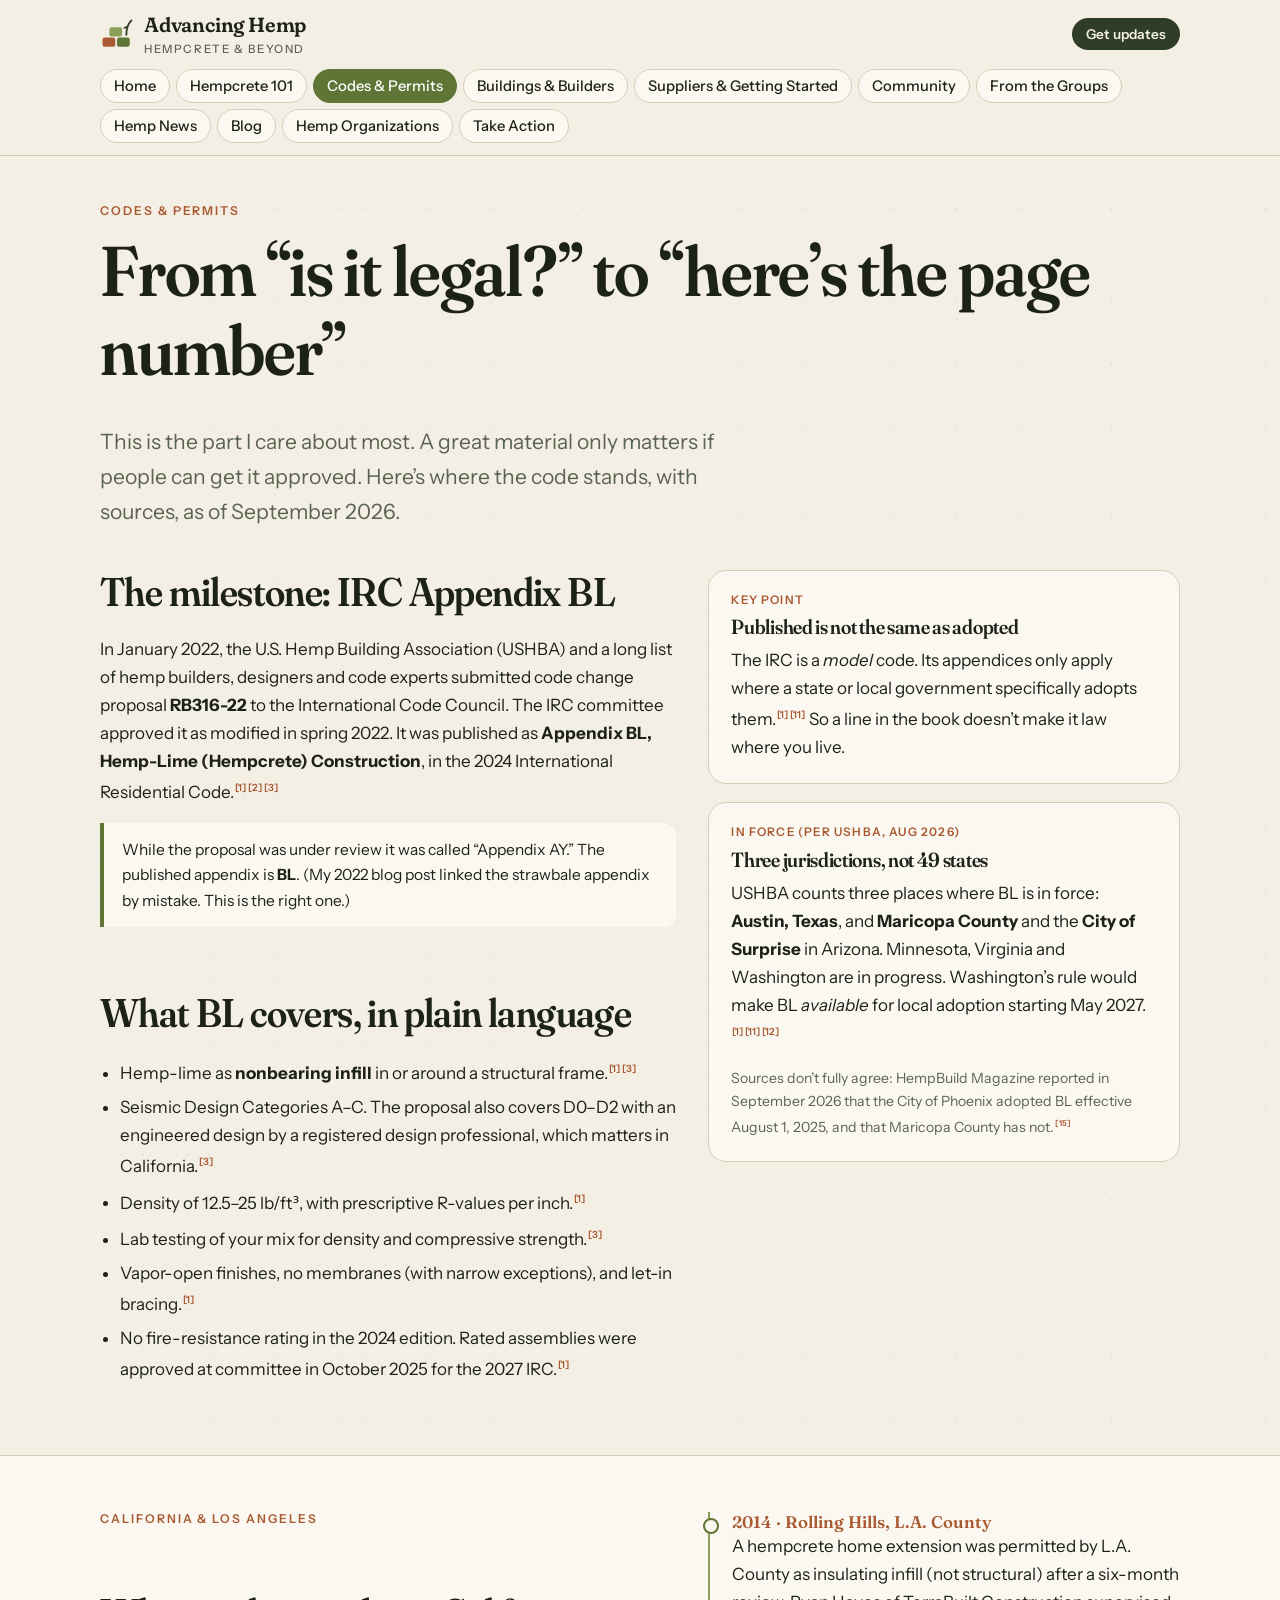
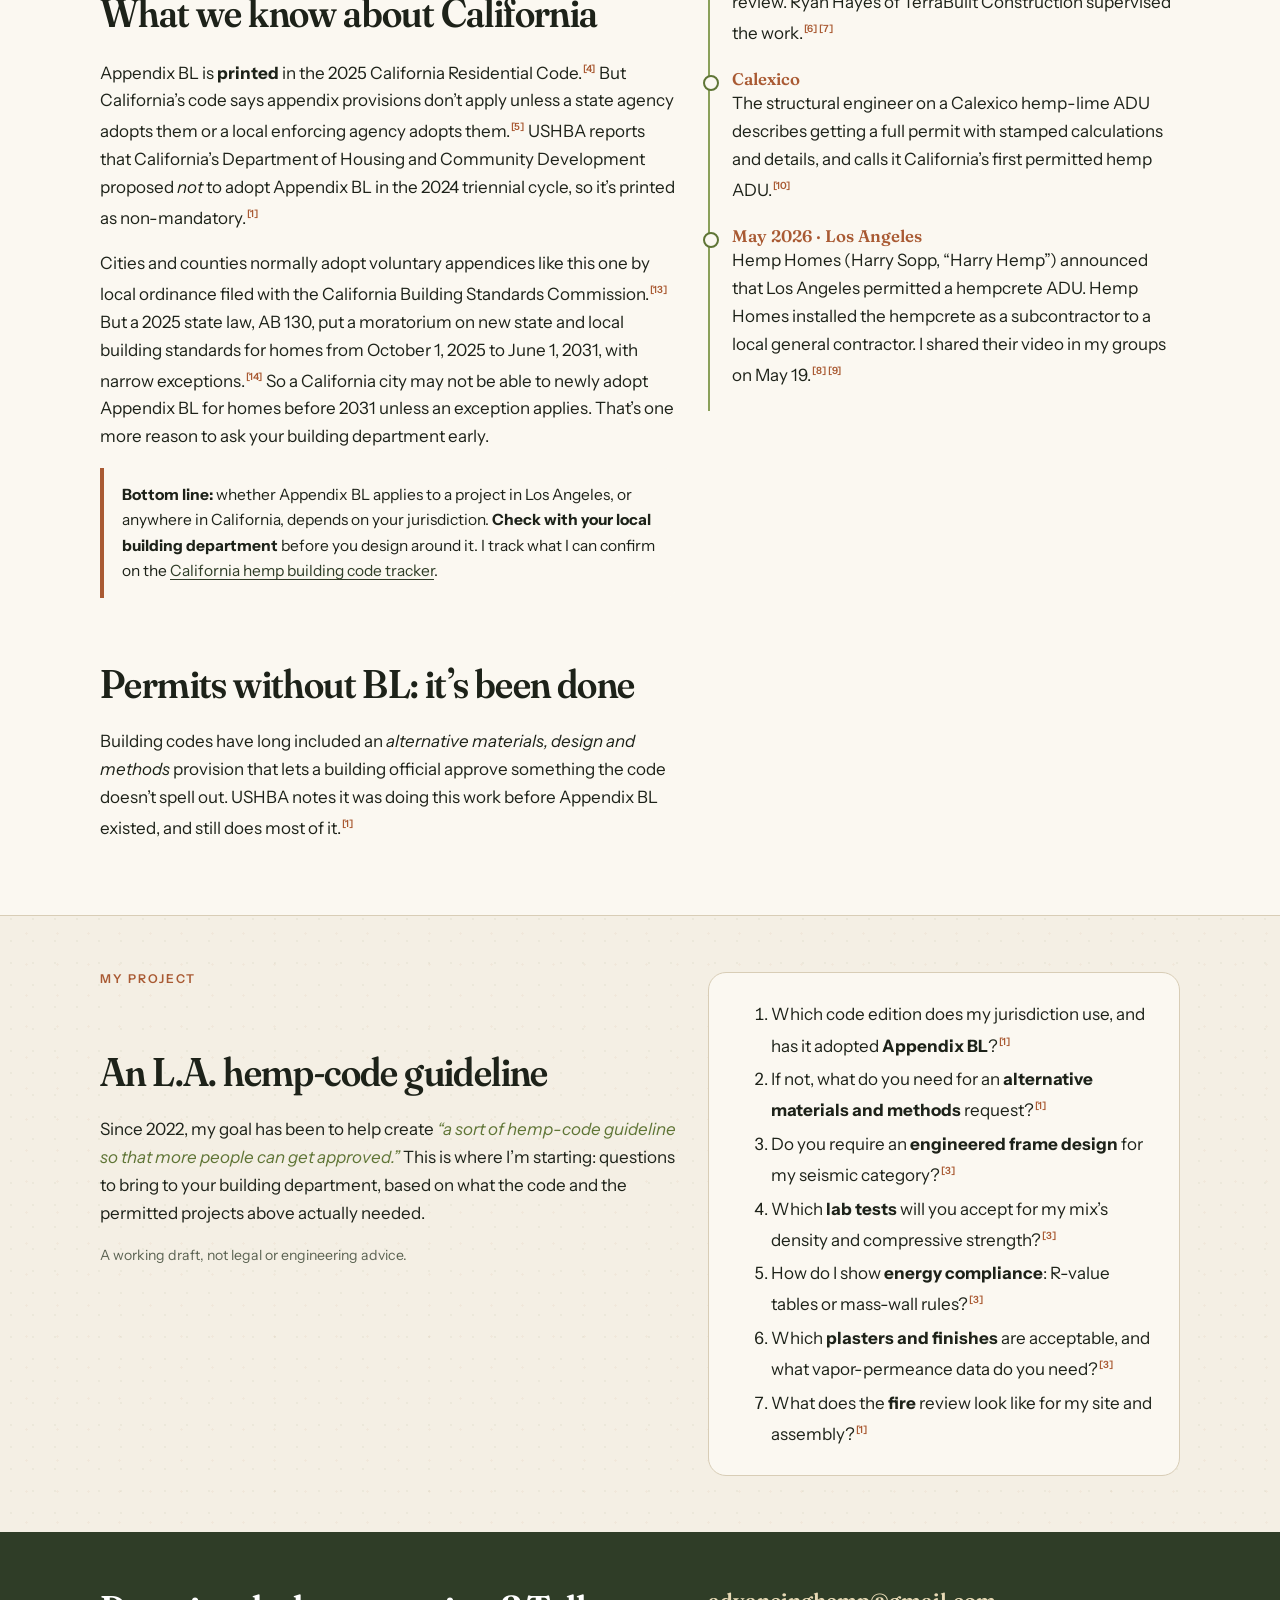
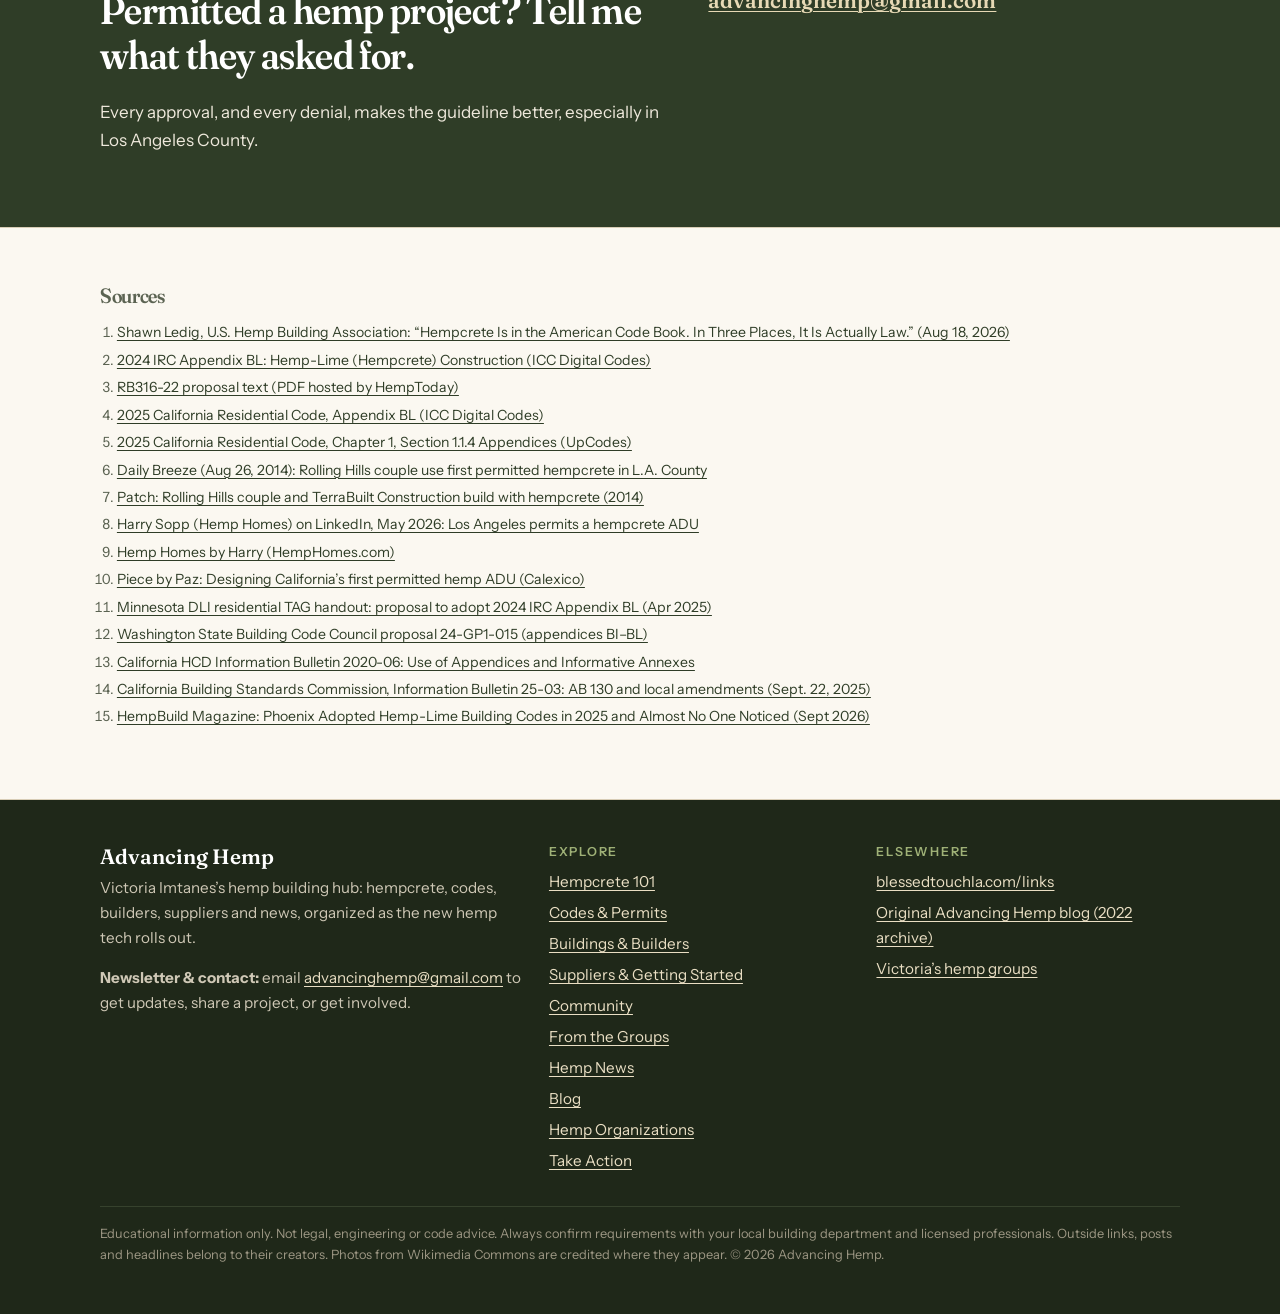
<file: codes-permits/index.html>
<!doctype html>
<html lang="en">
<head>
<meta charset="utf-8">
<meta name="viewport" content="width=device-width, initial-scale=1">
<title>Codes &amp; Permits · Advancing Hemp</title>
<meta name="description" content="2024 IRC Appendix BL for hemp-lime, where it is actually adopted, California status, permitted L.A. projects, and a permit checklist.">
<meta property="og:title" content="Codes &amp; Permits · Advancing Hemp">
<meta property="og:description" content="2024 IRC Appendix BL for hemp-lime, where it is actually adopted, California status, permitted L.A. projects, and a permit checklist.">
<meta property="og:type" content="website">
<meta property="og:site_name" content="Advancing Hemp">
<meta name="theme-color" content="#2f3d27">
<link rel="icon" href="../assets/img/favicon.svg" type="image/svg+xml">
<link rel="preconnect" href="https://fonts.googleapis.com">
<link rel="preconnect" href="https://fonts.gstatic.com" crossorigin>
<link href="https://fonts.googleapis.com/css2?family=Fraunces:ital,opsz,wght,SOFT@0,9..144,400..700,0..100;1,9..144,400..600,0..100&amp;family=Instrument+Sans:wght@400;500;600&amp;display=swap" rel="stylesheet">
<link rel="stylesheet" href="../assets/css/site.css">
</head>
<body>
<a class="skip" href="#main">Skip to content</a>
<header class="site-head">
<div class="wrap">
<div class="head-row">
<a class="brand" href="../"><svg viewBox="0 0 40 40" aria-hidden="true"><rect x="3" y="24" width="15" height="11" rx="2.5" fill="#a95a33"/><rect x="20" y="24" width="15" height="11" rx="2.5" fill="#5f7536"/><rect x="11" y="12" width="15" height="11" rx="2.5" fill="#8aa05a"/><path d="M31 21c0-8 2-13 6-17" stroke="#2f3d27" stroke-width="2.2" fill="none" stroke-linecap="round"/><path d="M33.2 10.5c-3-.3-5 .8-6 3 2.8.4 4.9-.6 6-3z" fill="#2f3d27"/></svg><span><b>Advancing Hemp</b><small>Hempcrete &amp; beyond</small></span></a>
<a class="head-cta" href="mailto:advancinghemp@gmail.com?subject=Advancing%20Hemp">Get updates</a>
</div>
<nav class="nav" aria-label="Main"><a href="../">Home</a><a href="../hempcrete-101/">Hempcrete 101</a><a href="../codes-permits/" aria-current="page">Codes &amp; Permits</a><a href="../buildings-builders/">Buildings &amp; Builders</a><a href="../suppliers/">Suppliers &amp; Getting Started</a><a href="../community/">Community</a><a href="../groups/">From the Groups</a><a href="../news/">Hemp News</a><a href="../blog/">Blog</a><a href="../allies/">Hemp Organizations</a><a href="../take-action/">Take Action</a></nav>
</div>
</header>
<main id="main">
<section class="page-hero"><div class="wrap">
<p class="eyebrow">Codes &amp; Permits</p>
<h1>From &ldquo;is it legal?&rdquo; to &ldquo;here&rsquo;s the page number&rdquo;</h1>
<p class="lede">This is the part I care about most. A great material only matters if people can get it approved. Here&rsquo;s where the code stands, with sources, as of September 2026.</p>
</div></section>
<section style="padding-top:12px"><div class="wrap split">
<div class="prose">
<h2>The milestone: IRC Appendix BL</h2>
<p>In January 2022, the U.S. Hemp Building Association (USHBA) and a long list of hemp builders, designers and code experts submitted code change proposal <strong>RB316-22</strong> to the International Code Council. The IRC committee approved it as modified in spring 2022. It was published as <strong>Appendix BL, Hemp-Lime (Hempcrete) Construction</strong>, in the 2024 International Residential Code.<sup class="c"><a href="#s1" aria-label="source 1">[1]</a></sup><sup class="c"><a href="#s2" aria-label="source 2">[2]</a></sup><sup class="c"><a href="#s3" aria-label="source 3">[3]</a></sup></p>
<p class="note g">While the proposal was under review it was called &ldquo;Appendix AY.&rdquo; The published appendix is <strong>BL</strong>. (My 2022 blog post linked the strawbale appendix by mistake. This is the right one.)</p>
<h2>What BL covers, in plain language</h2>
<ul>
<li>Hemp-lime as <strong>nonbearing infill</strong> in or around a structural frame.<sup class="c"><a href="#s1" aria-label="source 1">[1]</a></sup><sup class="c"><a href="#s3" aria-label="source 3">[3]</a></sup></li>
<li>Seismic Design Categories A&ndash;C. The proposal also covers D0&ndash;D2 with an engineered design by a registered design professional, which matters in California.<sup class="c"><a href="#s3" aria-label="source 3">[3]</a></sup></li>
<li>Density of 12.5&ndash;25 lb/ft&sup3;, with prescriptive R-values per inch.<sup class="c"><a href="#s1" aria-label="source 1">[1]</a></sup></li>
<li>Lab testing of your mix for density and compressive strength.<sup class="c"><a href="#s3" aria-label="source 3">[3]</a></sup></li>
<li>Vapor-open finishes, no membranes (with narrow exceptions), and let-in bracing.<sup class="c"><a href="#s1" aria-label="source 1">[1]</a></sup></li>
<li>No fire-resistance rating in the 2024 edition. Rated assemblies were approved at committee in October 2025 for the 2027 IRC.<sup class="c"><a href="#s1" aria-label="source 1">[1]</a></sup></li>
</ul>
</div>
<div class="grid" style="gap:18px">
<div class="card"><p class="meta">Key point</p><h3>Published is not the same as adopted</h3><p>The IRC is a <em>model</em> code. Its appendices only apply where a state or local government specifically adopts them.<sup class="c"><a href="#s1" aria-label="source 1">[1]</a></sup><sup class="c"><a href="#s11" aria-label="source 11">[11]</a></sup> So a line in the book doesn&rsquo;t make it law where you live.</p></div>
<div class="card"><p class="meta">In force (per USHBA, Aug 2026)</p><h3>Three jurisdictions, not 49 states</h3><p>USHBA counts three places where BL is in force: <strong>Austin, Texas</strong>, and <strong>Maricopa County</strong> and the <strong>City of Surprise</strong> in Arizona. Minnesota, Virginia and Washington are in progress. Washington&rsquo;s rule would make BL <em>available</em> for local adoption starting May 2027.<sup class="c"><a href="#s1" aria-label="source 1">[1]</a></sup><sup class="c"><a href="#s11" aria-label="source 11">[11]</a></sup><sup class="c"><a href="#s12" aria-label="source 12">[12]</a></sup></p><p class="sources">Sources don&rsquo;t fully agree: HempBuild Magazine reported in September 2026 that the City of Phoenix adopted BL effective August 1, 2025, and that Maricopa County has not.<sup class="c"><a href="#s15" aria-label="source 15">[15]</a></sup></p></div>
</div>
</div></section>
<section class="band"><div class="wrap split">
<div class="prose">
<p class="eyebrow">California &amp; Los Angeles</p>
<h2>What we know about California</h2>
<p>Appendix BL is <strong>printed</strong> in the 2025 California Residential Code.<sup class="c"><a href="#s4" aria-label="source 4">[4]</a></sup> But California&rsquo;s code says appendix provisions don&rsquo;t apply unless a state agency adopts them or a local enforcing agency adopts them.<sup class="c"><a href="#s5" aria-label="source 5">[5]</a></sup> USHBA reports that California&rsquo;s Department of Housing and Community Development proposed <em>not</em> to adopt Appendix BL in the 2024 triennial cycle, so it&rsquo;s printed as non-mandatory.<sup class="c"><a href="#s1" aria-label="source 1">[1]</a></sup></p>
<p>Cities and counties normally adopt voluntary appendices like this one by local ordinance filed with the California Building Standards Commission.<sup class="c"><a href="#s13" aria-label="source 13">[13]</a></sup> But a 2025 state law, AB 130, put a moratorium on new state and local building standards for homes from October 1, 2025 to June 1, 2031, with narrow exceptions.<sup class="c"><a href="#s14" aria-label="source 14">[14]</a></sup> So a California city may not be able to newly adopt Appendix BL for homes before 2031 unless an exception applies. That&rsquo;s one more reason to ask your building department early.</p>
<p class="note"><strong>Bottom line:</strong> whether Appendix BL applies to a project in Los Angeles, or anywhere in California, depends on your jurisdiction. <strong>Check with your local building department</strong> before you design around it. I track what I can confirm on the <a href="../california/">California hemp building code tracker</a>.</p>
<h2>Permits without BL: it&rsquo;s been done</h2>
<p>Building codes have long included an <em>alternative materials, design and methods</em> provision that lets a building official approve something the code doesn&rsquo;t spell out. USHBA notes it was doing this work before Appendix BL existed, and still does most of it.<sup class="c"><a href="#s1" aria-label="source 1">[1]</a></sup></p>
</div>
<div>
<ul class="timeline">
<li><b>2014 &middot; Rolling Hills, L.A. County</b>A hempcrete home extension was permitted by L.A. County as insulating infill (not structural) after a six-month review. Ryan Hayes of TerraBuilt Construction supervised the work.<sup class="c"><a href="#s6" aria-label="source 6">[6]</a></sup><sup class="c"><a href="#s7" aria-label="source 7">[7]</a></sup></li>
<li><b>Calexico</b>The structural engineer on a Calexico hemp-lime ADU describes getting a full permit with stamped calculations and details, and calls it California&rsquo;s first permitted hemp ADU.<sup class="c"><a href="#s10" aria-label="source 10">[10]</a></sup></li>
<li><b>May 2026 &middot; Los Angeles</b>Hemp Homes (Harry Sopp, &ldquo;Harry Hemp&rdquo;) announced that Los Angeles permitted a hempcrete ADU. Hemp Homes installed the hempcrete as a subcontractor to a local general contractor. I shared their video in my groups on May 19.<sup class="c"><a href="#s8" aria-label="source 8">[8]</a></sup><sup class="c"><a href="#s9" aria-label="source 9">[9]</a></sup></li>
</ul>
</div>
</div></section>
<section><div class="wrap split">
<div class="prose">
<p class="eyebrow">My project</p>
<h2>An L.A. hemp-code guideline</h2>
<p>Since 2022, my goal has been to help create <em class="hl">&ldquo;a sort of hemp-code guideline so that more people can get approved.&rdquo;</em> This is where I&rsquo;m starting: questions to bring to your building department, based on what the code and the permitted projects above actually needed.</p>
<p class="sources">A working draft, not legal or engineering advice.</p>
</div>
<div class="card steps">
<ol class="prose" style="margin:0">
<li>Which code edition does my jurisdiction use, and has it adopted <strong>Appendix BL</strong>?<sup class="c"><a href="#s1" aria-label="source 1">[1]</a></sup></li>
<li>If not, what do you need for an <strong>alternative materials and methods</strong> request?<sup class="c"><a href="#s1" aria-label="source 1">[1]</a></sup></li>
<li>Do you require an <strong>engineered frame design</strong> for my seismic category?<sup class="c"><a href="#s3" aria-label="source 3">[3]</a></sup></li>
<li>Which <strong>lab tests</strong> will you accept for my mix&rsquo;s density and compressive strength?<sup class="c"><a href="#s3" aria-label="source 3">[3]</a></sup></li>
<li>How do I show <strong>energy compliance</strong>: R-value tables or mass-wall rules?<sup class="c"><a href="#s3" aria-label="source 3">[3]</a></sup></li>
<li>Which <strong>plasters and finishes</strong> are acceptable, and what vapor-permeance data do you need?<sup class="c"><a href="#s3" aria-label="source 3">[3]</a></sup></li>
<li>What does the <strong>fire</strong> review look like for my site and assembly?<sup class="c"><a href="#s1" aria-label="source 1">[1]</a></sup></li>
</ol>
</div>
</div></section>
<section class="dark"><div class="wrap split">
<div><h2>Permitted a hemp project? Tell me what they asked for.</h2><p>Every approval, and every denial, makes the guideline better, especially in Los Angeles County.</p></div>
<div><p style="font:600 1.3rem var(--serif)"><a href="mailto:advancinghemp@gmail.com?subject=Advancing%20Hemp">advancinghemp@gmail.com</a></p></div>
</div></section>
<section class="band"><div class="wrap sources"><h2 style="font-size:1.3rem">Sources</h2><ol><li id="s1"><a href="https://www.ushempbuilding.org/post/hempcrete-is-in-the-american-code-book-in-three-places-it-is-actually-law" rel="noopener" target="_blank">Shawn Ledig, U.S. Hemp Building Association: “Hempcrete Is in the American Code Book. In Three Places, It Is Actually Law.” (Aug 18, 2026)</a></li><li id="s2"><a href="https://codes.iccsafe.org/content/IRC2024P1/appendix-bl-hemp-lime-hempcrete-construction" rel="noopener" target="_blank">2024 IRC Appendix BL: Hemp-Lime (Hempcrete) Construction (ICC Digital Codes)</a></li><li id="s3"><a href="https://hemptoday.net/wp-content/uploads/2023/02/IRC-Appendix-hempcrete.pdf" rel="noopener" target="_blank">RB316-22 proposal text (PDF hosted by HempToday)</a></li><li id="s4"><a href="https://codes.iccsafe.org/content/CARC2025P1/appendix-bl-hemp-lime-hempcrete-construction" rel="noopener" target="_blank">2025 California Residential Code, Appendix BL (ICC Digital Codes)</a></li><li id="s5"><a href="https://up.codes/viewer/california/ca-residential-code-2025/chapter/1/administration" rel="noopener" target="_blank">2025 California Residential Code, Chapter 1, Section 1.1.4 Appendices (UpCodes)</a></li><li id="s6"><a href="https://www.dailybreeze.com/environment-and-nature/20140826/rolling-hills-couple-use-first-permitted-hempcrete-in-la-county/" rel="noopener" target="_blank">Daily Breeze (Aug 26, 2014): Rolling Hills couple use first permitted hempcrete in L.A. County</a></li><li id="s7"><a href="https://patch.com/california/palosverdes/hemp-construction-material-rolling-hills-couple-say-pass-hempcrete-left-hand" rel="noopener" target="_blank">Patch: Rolling Hills couple and TerraBuilt Construction build with hempcrete (2014)</a></li><li id="s8"><a href="https://www.linkedin.com/posts/harry-sopp-959268254_history-has-been-made-this-previous-week-activity-7461552410415575040-bONx" rel="noopener" target="_blank">Harry Sopp (Hemp Homes) on LinkedIn, May 2026: Los Angeles permits a hempcrete ADU</a></li><li id="s9"><a href="https://hemphomes.com/" rel="noopener" target="_blank">Hemp Homes by Harry (HempHomes.com)</a></li><li id="s10"><a href="https://www.piecebypaz.us/blog/calexico-adu" rel="noopener" target="_blank">Piece by Paz: Designing California’s first permitted hemp ADU (Calexico)</a></li><li id="s11"><a href="https://dli.mn.gov/sites/default/files/pdf/TAG-residential-040825-handouts1.pdf" rel="noopener" target="_blank">Minnesota DLI residential TAG handout: proposal to adopt 2024 IRC Appendix BL (Apr 2025)</a></li><li id="s12"><a href="https://sbcc.wa.gov/sites/default/files/2024-09/24-GP1-015.pdf" rel="noopener" target="_blank">Washington State Building Code Council proposal 24-GP1-015 (appendices BI–BL)</a></li><li id="s13"><a href="https://www.hcd.ca.gov/sites/default/files/docs/building-standards/ib-2020-06.pdf" rel="noopener" target="_blank">California HCD Information Bulletin 2020-06: Use of Appendices and Informative Annexes</a></li><li id="s14"><a href="https://www.dgs.ca.gov/-/media/Divisions/BSC/06-News/Information-Bulletins/2025/BSC-Bulletin-25-03-AB130-FINAL.pdf" rel="noopener" target="_blank">California Building Standards Commission, Information Bulletin 25-03: AB 130 and local amendments (Sept. 22, 2025)</a></li><li id="s15"><a href="https://www.hempbuildmag.com/home/hempcrete-in-phoenix-buildin-codes" rel="noopener" target="_blank">HempBuild Magazine: Phoenix Adopted Hemp-Lime Building Codes in 2025 and Almost No One Noticed (Sept 2026)</a></li></ol></div></section>
</main>
<footer class="site-foot">
<div class="wrap">
<div class="foot-grid">
<div>
<p style="font:600 1.3rem var(--serif);color:#fff;margin-bottom:6px">Advancing Hemp</p>
<p>Victoria Imtanes&rsquo;s hemp building hub: hempcrete, codes, builders, suppliers and news, organized as the new hemp tech rolls out.</p>
<p><strong>Newsletter &amp; contact:</strong> email <a href="mailto:advancinghemp@gmail.com?subject=Advancing%20Hemp">advancinghemp@gmail.com</a> to get updates, share a project, or get involved.</p>
</div>
<div>
<h4>Explore</h4>
<ul><li><a href="../hempcrete-101/">Hempcrete 101</a></li><li><a href="../codes-permits/">Codes &amp; Permits</a></li><li><a href="../buildings-builders/">Buildings &amp; Builders</a></li><li><a href="../suppliers/">Suppliers &amp; Getting Started</a></li><li><a href="../community/">Community</a></li><li><a href="../groups/">From the Groups</a></li><li><a href="../news/">Hemp News</a></li><li><a href="../blog/">Blog</a></li><li><a href="../allies/">Hemp Organizations</a></li><li><a href="../take-action/">Take Action</a></li></ul>
</div>
<div>
<h4>Elsewhere</h4>
<ul>
<li><a href="https://blessedtouchla.com/links/">blessedtouchla.com/links</a></li>
<li><a href="https://advancinghemp.wordpress.com/">Original Advancing Hemp blog (2022 archive)</a></li>
<li><a href="../community/">Victoria&rsquo;s hemp groups</a></li>
</ul>
</div>
</div>
<p class="fine">Educational information only. Not legal, engineering or code advice. Always confirm requirements with your local building department and licensed professionals. Outside links, posts and headlines belong to their creators. Photos from Wikimedia Commons are credited where they appear. &copy; 2026 Advancing Hemp.</p>
</div>
</footer>
<script>(function(){var n=document.querySelector('.nav'),a=n&&n.querySelector('[aria-current]');if(a&&n.scrollWidth>n.clientWidth)n.scrollLeft=a.offsetLeft-20;})();</script>
</body>
</html>
</file>
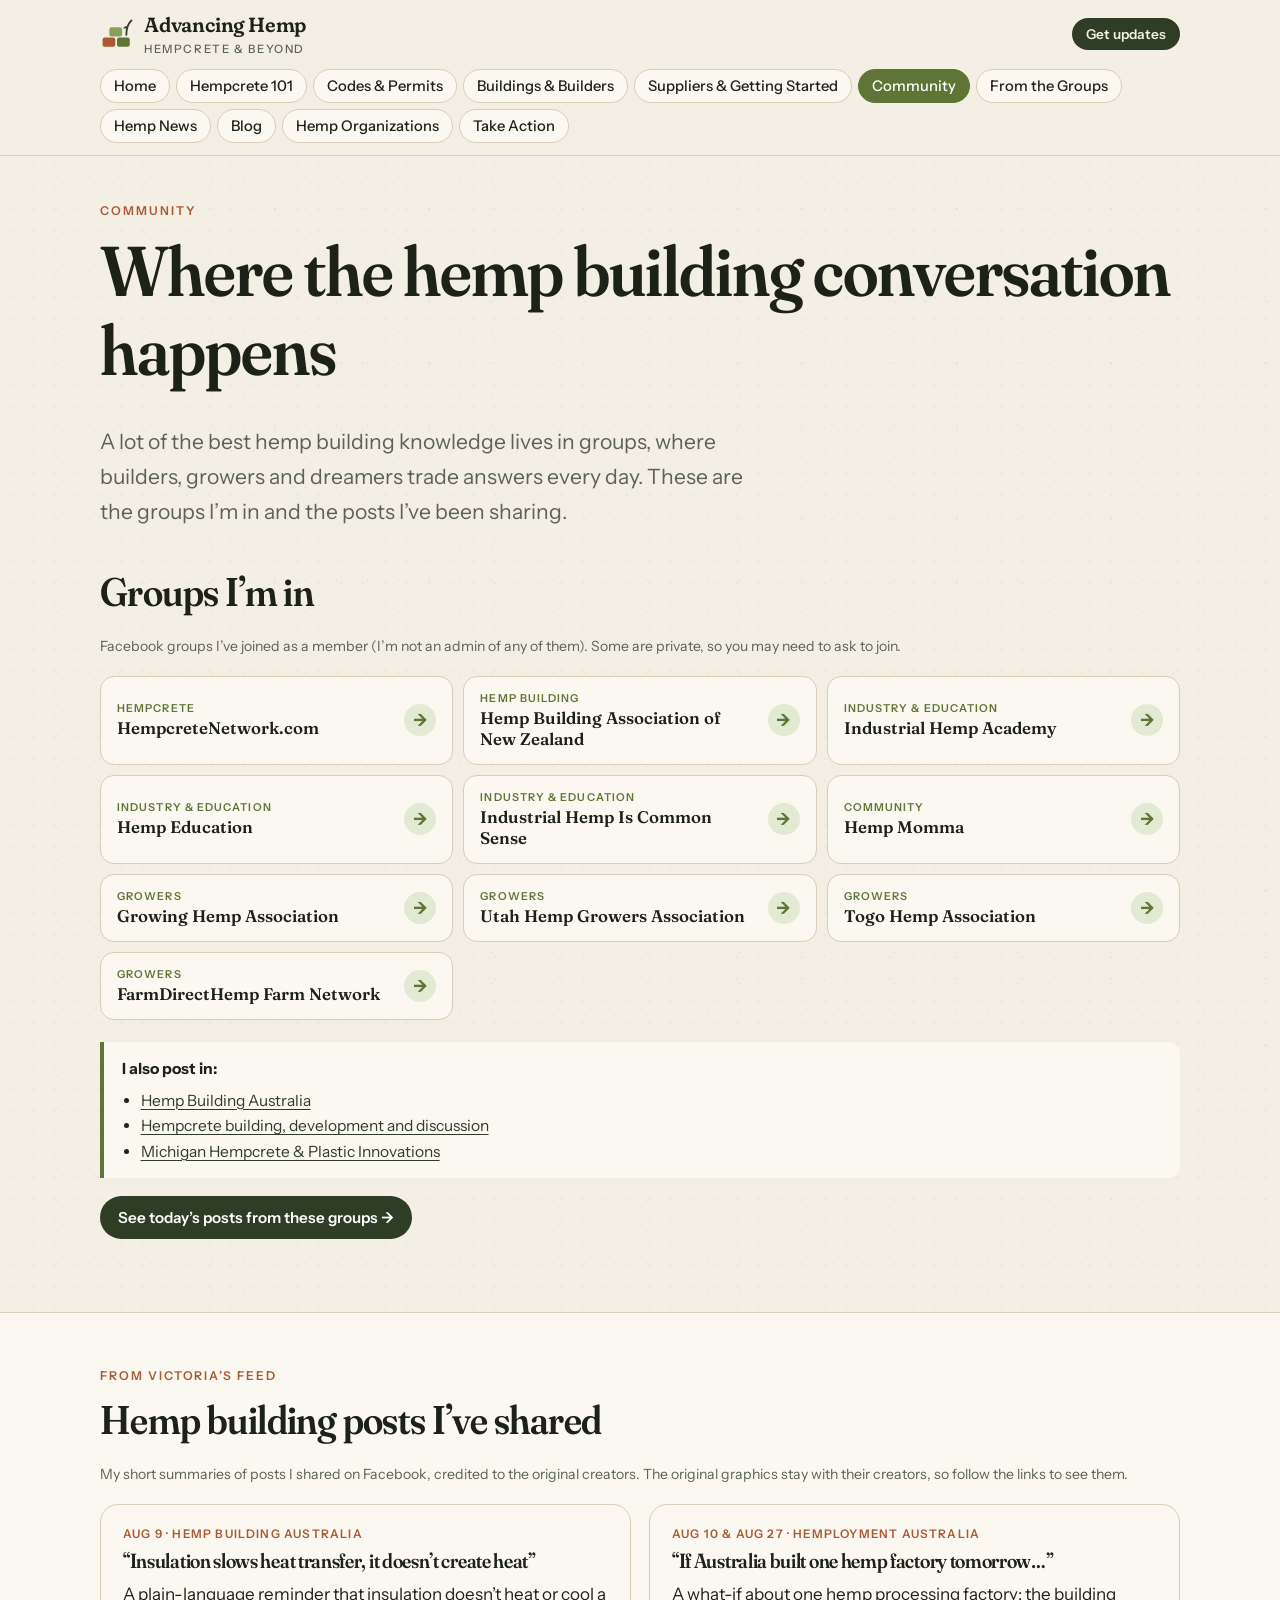
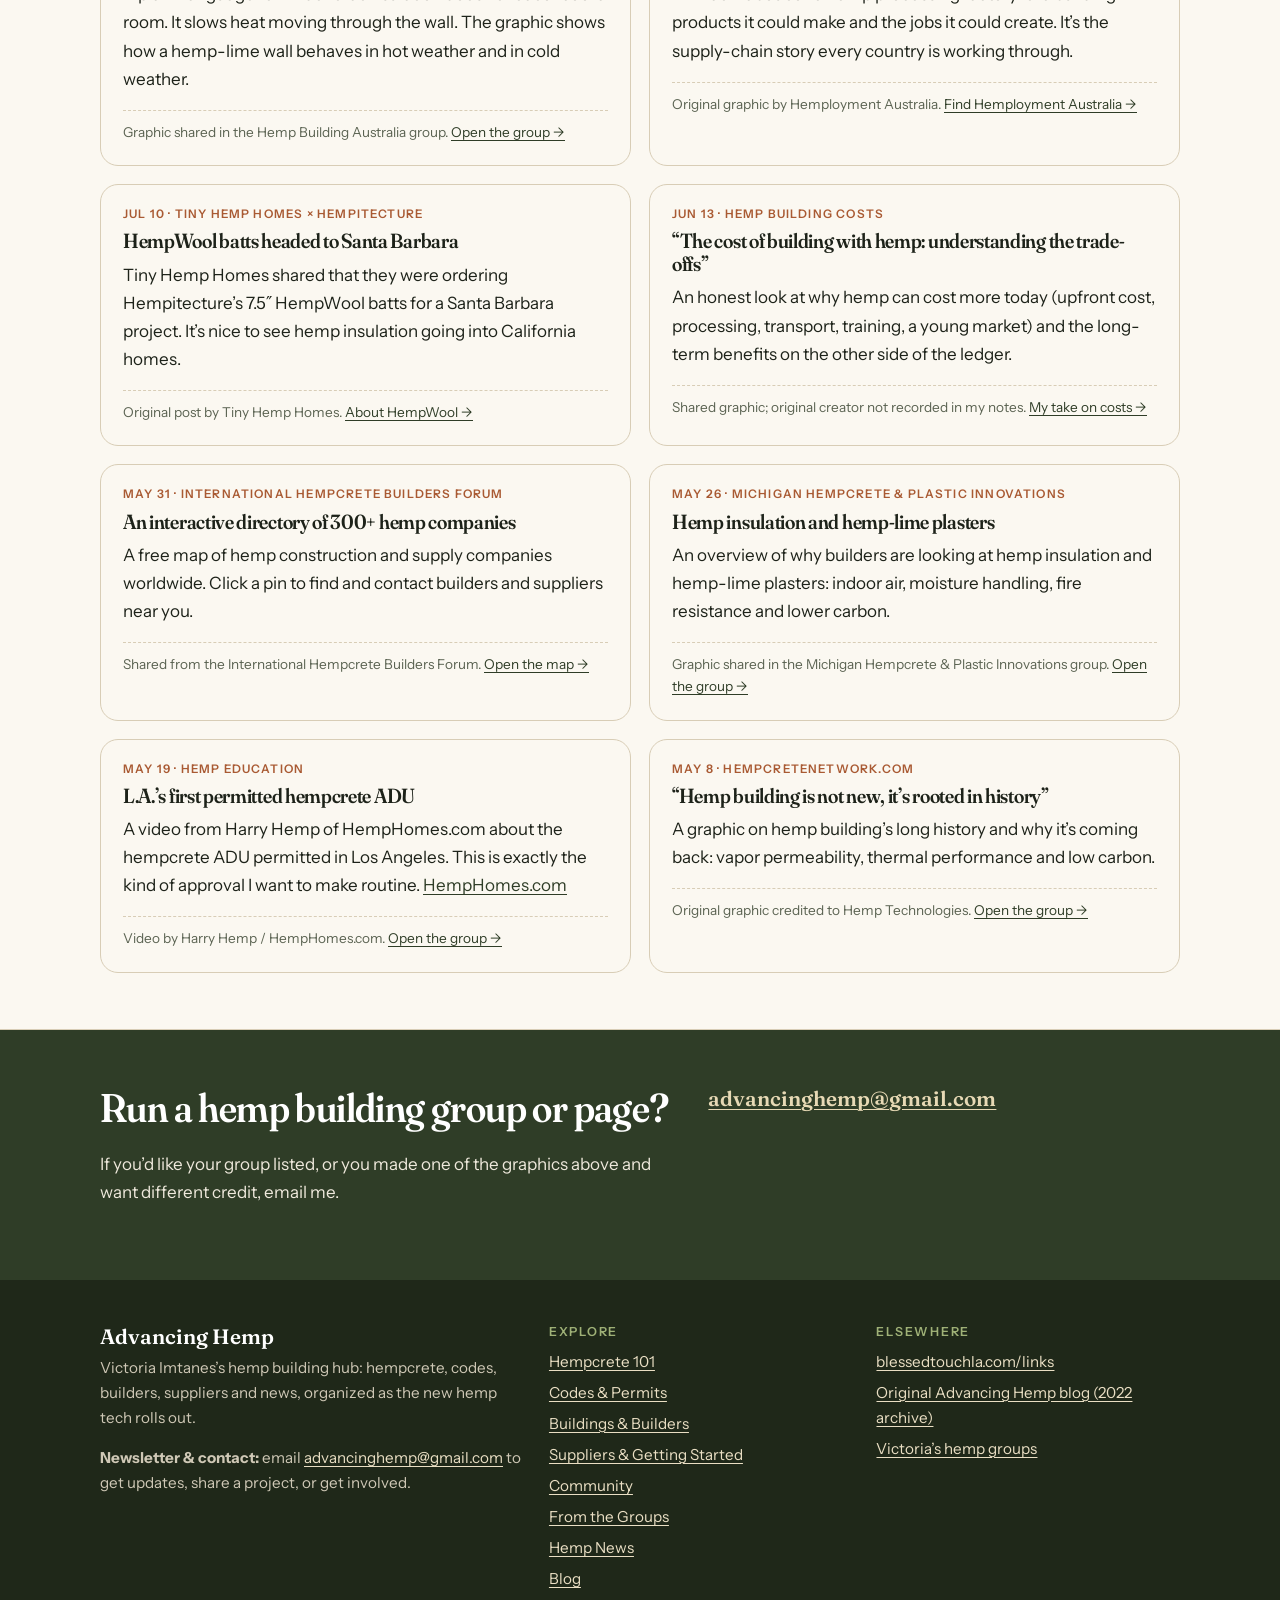
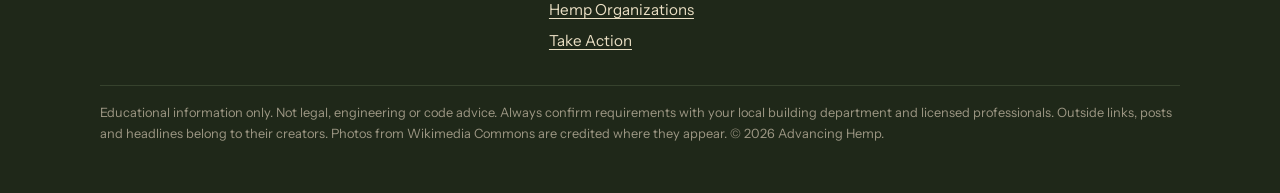
<file: community/index.html>
<!doctype html>
<html lang="en">
<head>
<meta charset="utf-8">
<meta name="viewport" content="width=device-width, initial-scale=1">
<title>Community · Advancing Hemp</title>
<meta name="description" content="Hemp building Facebook groups Victoria belongs to and the hemp building posts she has shared, credited to their creators.">
<meta property="og:title" content="Community · Advancing Hemp">
<meta property="og:description" content="Hemp building Facebook groups Victoria belongs to and the hemp building posts she has shared, credited to their creators.">
<meta property="og:type" content="website">
<meta property="og:site_name" content="Advancing Hemp">
<meta name="theme-color" content="#2f3d27">
<link rel="icon" href="../assets/img/favicon.svg" type="image/svg+xml">
<link rel="preconnect" href="https://fonts.googleapis.com">
<link rel="preconnect" href="https://fonts.gstatic.com" crossorigin>
<link href="https://fonts.googleapis.com/css2?family=Fraunces:ital,opsz,wght,SOFT@0,9..144,400..700,0..100;1,9..144,400..600,0..100&amp;family=Instrument+Sans:wght@400;500;600&amp;display=swap" rel="stylesheet">
<link rel="stylesheet" href="../assets/css/site.css">
</head>
<body>
<a class="skip" href="#main">Skip to content</a>
<header class="site-head">
<div class="wrap">
<div class="head-row">
<a class="brand" href="../"><svg viewBox="0 0 40 40" aria-hidden="true"><rect x="3" y="24" width="15" height="11" rx="2.5" fill="#a95a33"/><rect x="20" y="24" width="15" height="11" rx="2.5" fill="#5f7536"/><rect x="11" y="12" width="15" height="11" rx="2.5" fill="#8aa05a"/><path d="M31 21c0-8 2-13 6-17" stroke="#2f3d27" stroke-width="2.2" fill="none" stroke-linecap="round"/><path d="M33.2 10.5c-3-.3-5 .8-6 3 2.8.4 4.9-.6 6-3z" fill="#2f3d27"/></svg><span><b>Advancing Hemp</b><small>Hempcrete &amp; beyond</small></span></a>
<a class="head-cta" href="mailto:advancinghemp@gmail.com?subject=Advancing%20Hemp">Get updates</a>
</div>
<nav class="nav" aria-label="Main"><a href="../">Home</a><a href="../hempcrete-101/">Hempcrete 101</a><a href="../codes-permits/">Codes &amp; Permits</a><a href="../buildings-builders/">Buildings &amp; Builders</a><a href="../suppliers/">Suppliers &amp; Getting Started</a><a href="../community/" aria-current="page">Community</a><a href="../groups/">From the Groups</a><a href="../news/">Hemp News</a><a href="../blog/">Blog</a><a href="../allies/">Hemp Organizations</a><a href="../take-action/">Take Action</a></nav>
</div>
</header>
<main id="main">
<section class="page-hero"><div class="wrap">
<p class="eyebrow">Community</p>
<h1>Where the hemp building conversation happens</h1>
<p class="lede">A lot of the best hemp building knowledge lives in groups, where builders, growers and dreamers trade answers every day. These are the groups I&rsquo;m in and the posts I&rsquo;ve been sharing.</p>
</div></section>
<section style="padding-top:12px"><div class="wrap">
<h2>Groups I&rsquo;m in</h2>
<p class="sources">Facebook groups I&rsquo;ve joined as a member (I&rsquo;m not an admin of any of them). Some are private, so you may need to ask to join.</p>
<div class="gcards" style="margin-top:18px"><a class="gcard" href="https://www.facebook.com/groups/HempcreteNetwork/" target="_blank" rel="noopener"><span><small>Hempcrete</small><b>HempcreteNetwork.com</b></span><span class="arr" aria-hidden="true">&rarr;</span></a><a class="gcard" href="https://www.facebook.com/groups/475085136623739/" target="_blank" rel="noopener"><span><small>Hemp building</small><b>Hemp Building Association of New Zealand</b></span><span class="arr" aria-hidden="true">&rarr;</span></a><a class="gcard" href="https://www.facebook.com/groups/1392294576098522/" target="_blank" rel="noopener"><span><small>Industry &amp; education</small><b>Industrial Hemp Academy</b></span><span class="arr" aria-hidden="true">&rarr;</span></a><a class="gcard" href="https://www.facebook.com/groups/LancashireJobsBoard" target="_blank" rel="noopener"><span><small>Industry &amp; education</small><b>Hemp Education</b></span><span class="arr" aria-hidden="true">&rarr;</span></a><a class="gcard" href="https://www.facebook.com/groups/2492877584288370/" target="_blank" rel="noopener"><span><small>Industry &amp; education</small><b>Industrial Hemp Is Common Sense</b></span><span class="arr" aria-hidden="true">&rarr;</span></a><a class="gcard" href="https://www.facebook.com/groups/395029814965473/" target="_blank" rel="noopener"><span><small>Community</small><b>Hemp Momma</b></span><span class="arr" aria-hidden="true">&rarr;</span></a><a class="gcard" href="https://www.facebook.com/groups/growinghempassociation.org/" target="_blank" rel="noopener"><span><small>Growers</small><b>Growing Hemp Association</b></span><span class="arr" aria-hidden="true">&rarr;</span></a><a class="gcard" href="https://www.facebook.com/groups/448586385680305/" target="_blank" rel="noopener"><span><small>Growers</small><b>Utah Hemp Growers Association</b></span><span class="arr" aria-hidden="true">&rarr;</span></a><a class="gcard" href="https://www.facebook.com/groups/142962773764672/" target="_blank" rel="noopener"><span><small>Growers</small><b>Togo Hemp Association</b></span><span class="arr" aria-hidden="true">&rarr;</span></a><a class="gcard" href="https://www.facebook.com/groups/3396410027066803/" target="_blank" rel="noopener"><span><small>Growers</small><b>FarmDirectHemp Farm Network</b></span><span class="arr" aria-hidden="true">&rarr;</span></a></div>
<div class="note g" style="margin-top:22px"><strong>I also post in:</strong><ul style="margin:.4em 0 0;padding-left:1.2em"><li><a href="https://www.facebook.com/groups/568271623218736/" target="_blank" rel="noopener">Hemp Building Australia</a></li><li><a href="https://www.facebook.com/groups/652149055682690/" target="_blank" rel="noopener">Hempcrete building, development and discussion</a></li><li><a href="https://www.facebook.com/groups/260413469329951/" target="_blank" rel="noopener">Michigan Hempcrete &amp; Plastic Innovations</a></li></ul></div>
<p style="margin-top:18px"><a class="btn solid" href="../groups/">See today&rsquo;s posts from these groups &rarr;</a></p>
</div></section>
<section class="band"><div class="wrap">
<p class="eyebrow">From Victoria&rsquo;s feed</p>
<h2>Hemp building posts I&rsquo;ve shared</h2>
<p class="sources">My short summaries of posts I shared on Facebook, credited to the original creators. The original graphics stay with their creators, so follow the links to see them.</p>
<div class="grid g2" style="margin-top:18px"><article class="card"><p class="meta">Aug 9 &middot; Hemp Building Australia</p><h3>&ldquo;Insulation slows heat transfer, it doesn&rsquo;t create heat&rdquo;</h3><p>A plain-language reminder that insulation doesn&rsquo;t heat or cool a room. It slows heat moving through the wall. The graphic shows how a hemp-lime wall behaves in hot weather and in cold weather.</p><p class="credit">Graphic shared in the Hemp Building Australia group. <a href="https://www.facebook.com/groups/568271623218736/" target="_blank" rel="noopener">Open the group &rarr;</a></p></article><article class="card"><p class="meta">Aug 10 &amp; Aug 27 &middot; Hemployment Australia</p><h3>&ldquo;If Australia built one hemp factory tomorrow&hellip;&rdquo;</h3><p>A what-if about one hemp processing factory: the building products it could make and the jobs it could create. It&rsquo;s the supply-chain story every country is working through.</p><p class="credit">Original graphic by Hemployment Australia. <a href="https://www.facebook.com/search/groups/?q=Hemployment%20Australia" target="_blank" rel="noopener">Find Hemployment Australia &rarr;</a></p></article><article class="card"><p class="meta">Jul 10 &middot; Tiny Hemp Homes &times; Hempitecture</p><h3>HempWool batts headed to Santa Barbara</h3><p>Tiny Hemp Homes shared that they were ordering Hempitecture&rsquo;s 7.5&Prime; HempWool batts for a Santa Barbara project. It&rsquo;s nice to see hemp insulation going into California homes.</p><p class="credit">Original post by Tiny Hemp Homes. <a href="https://www.hempitecture.com/hempwool/" target="_blank" rel="noopener">About HempWool &rarr;</a></p></article><article class="card"><p class="meta">Jun 13 &middot; Hemp building costs</p><h3>&ldquo;The cost of building with hemp: understanding the trade-offs&rdquo;</h3><p>An honest look at why hemp can cost more today (upfront cost, processing, transport, training, a young market) and the long-term benefits on the other side of the ledger.</p><p class="credit">Shared graphic; original creator not recorded in my notes. <a href="../suppliers/#costs">My take on costs &rarr;</a></p></article><article class="card"><p class="meta">May 31 &middot; International Hempcrete Builders Forum</p><h3>An interactive directory of 300+ hemp companies</h3><p>A free map of hemp construction and supply companies worldwide. Click a pin to find and contact builders and suppliers near you.</p><p class="credit">Shared from the International Hempcrete Builders Forum. <a href="https://www.google.com/maps/d/viewer?mid=1xYKoX8gs-sOxJHPWABwTYHouZxdhwu0" target="_blank" rel="noopener">Open the map &rarr;</a></p></article><article class="card"><p class="meta">May 26 &middot; Michigan Hempcrete &amp; Plastic Innovations</p><h3>Hemp insulation and hemp-lime plasters</h3><p>An overview of why builders are looking at hemp insulation and hemp-lime plasters: indoor air, moisture handling, fire resistance and lower carbon.</p><p class="credit">Graphic shared in the Michigan Hempcrete &amp; Plastic Innovations group. <a href="https://www.facebook.com/groups/260413469329951/" target="_blank" rel="noopener">Open the group &rarr;</a></p></article><article class="card"><p class="meta">May 19 &middot; Hemp Education</p><h3>L.A.&rsquo;s first permitted hempcrete ADU</h3><p>A video from Harry Hemp of HempHomes.com about the hempcrete ADU permitted in Los Angeles. This is exactly the kind of approval I want to make routine. <a href="https://hemphomes.com/">HempHomes.com</a></p><p class="credit">Video by Harry Hemp / HempHomes.com. <a href="https://www.facebook.com/groups/LancashireJobsBoard" target="_blank" rel="noopener">Open the group &rarr;</a></p></article><article class="card"><p class="meta">May 8 &middot; HempcreteNetwork.com</p><h3>&ldquo;Hemp building is not new, it&rsquo;s rooted in history&rdquo;</h3><p>A graphic on hemp building&rsquo;s long history and why it&rsquo;s coming back: vapor permeability, thermal performance and low carbon.</p><p class="credit">Original graphic credited to Hemp Technologies. <a href="https://www.facebook.com/groups/HempcreteNetwork/" target="_blank" rel="noopener">Open the group &rarr;</a></p></article></div>
</div></section>
<section class="dark"><div class="wrap split">
<div><h2>Run a hemp building group or page?</h2><p>If you&rsquo;d like your group listed, or you made one of the graphics above and want different credit, email me.</p></div>
<div><p style="font:600 1.3rem var(--serif)"><a href="mailto:advancinghemp@gmail.com?subject=Advancing%20Hemp">advancinghemp@gmail.com</a></p></div>
</div></section>
</main>
<footer class="site-foot">
<div class="wrap">
<div class="foot-grid">
<div>
<p style="font:600 1.3rem var(--serif);color:#fff;margin-bottom:6px">Advancing Hemp</p>
<p>Victoria Imtanes&rsquo;s hemp building hub: hempcrete, codes, builders, suppliers and news, organized as the new hemp tech rolls out.</p>
<p><strong>Newsletter &amp; contact:</strong> email <a href="mailto:advancinghemp@gmail.com?subject=Advancing%20Hemp">advancinghemp@gmail.com</a> to get updates, share a project, or get involved.</p>
</div>
<div>
<h4>Explore</h4>
<ul><li><a href="../hempcrete-101/">Hempcrete 101</a></li><li><a href="../codes-permits/">Codes &amp; Permits</a></li><li><a href="../buildings-builders/">Buildings &amp; Builders</a></li><li><a href="../suppliers/">Suppliers &amp; Getting Started</a></li><li><a href="../community/">Community</a></li><li><a href="../groups/">From the Groups</a></li><li><a href="../news/">Hemp News</a></li><li><a href="../blog/">Blog</a></li><li><a href="../allies/">Hemp Organizations</a></li><li><a href="../take-action/">Take Action</a></li></ul>
</div>
<div>
<h4>Elsewhere</h4>
<ul>
<li><a href="https://blessedtouchla.com/links/">blessedtouchla.com/links</a></li>
<li><a href="https://advancinghemp.wordpress.com/">Original Advancing Hemp blog (2022 archive)</a></li>
<li><a href="../community/">Victoria&rsquo;s hemp groups</a></li>
</ul>
</div>
</div>
<p class="fine">Educational information only. Not legal, engineering or code advice. Always confirm requirements with your local building department and licensed professionals. Outside links, posts and headlines belong to their creators. Photos from Wikimedia Commons are credited where they appear. &copy; 2026 Advancing Hemp.</p>
</div>
</footer>
<script>(function(){var n=document.querySelector('.nav'),a=n&&n.querySelector('[aria-current]');if(a&&n.scrollWidth>n.clientWidth)n.scrollLeft=a.offsetLeft-20;})();</script>
</body>
</html>
</file>
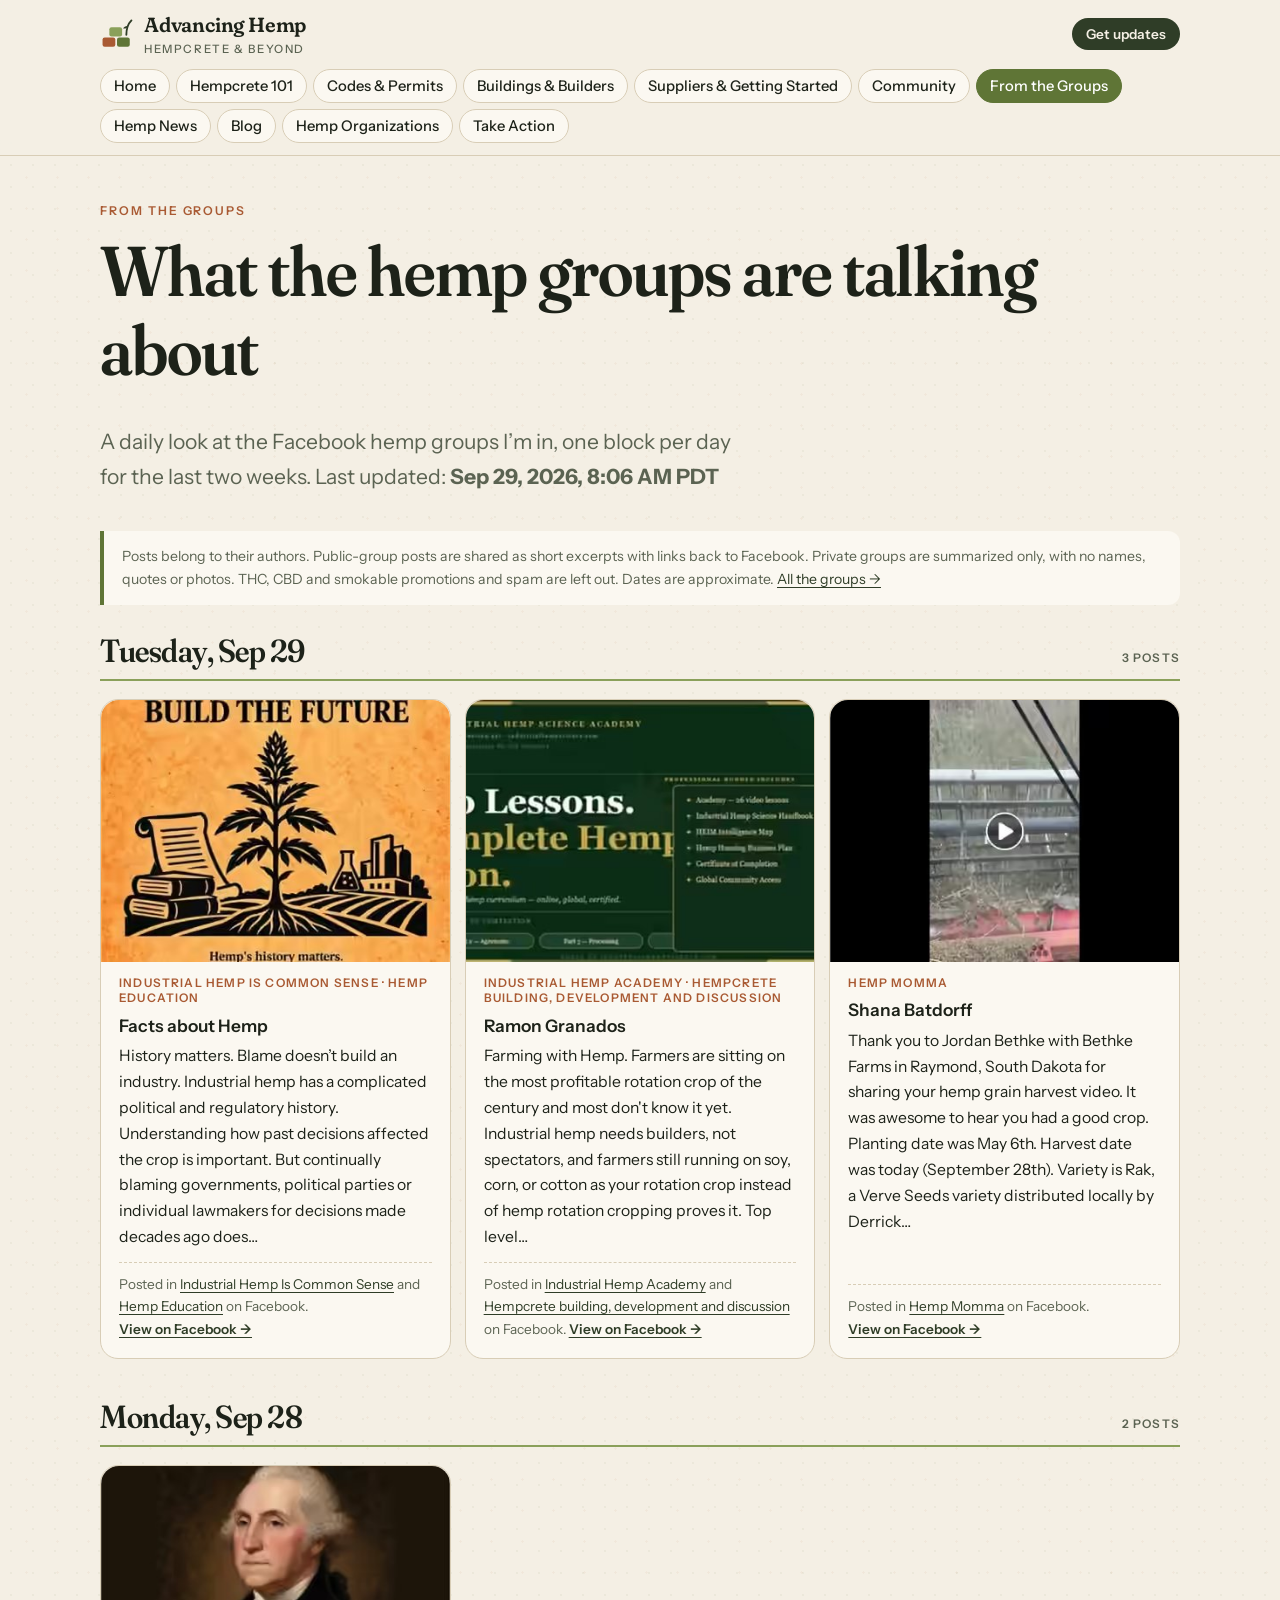
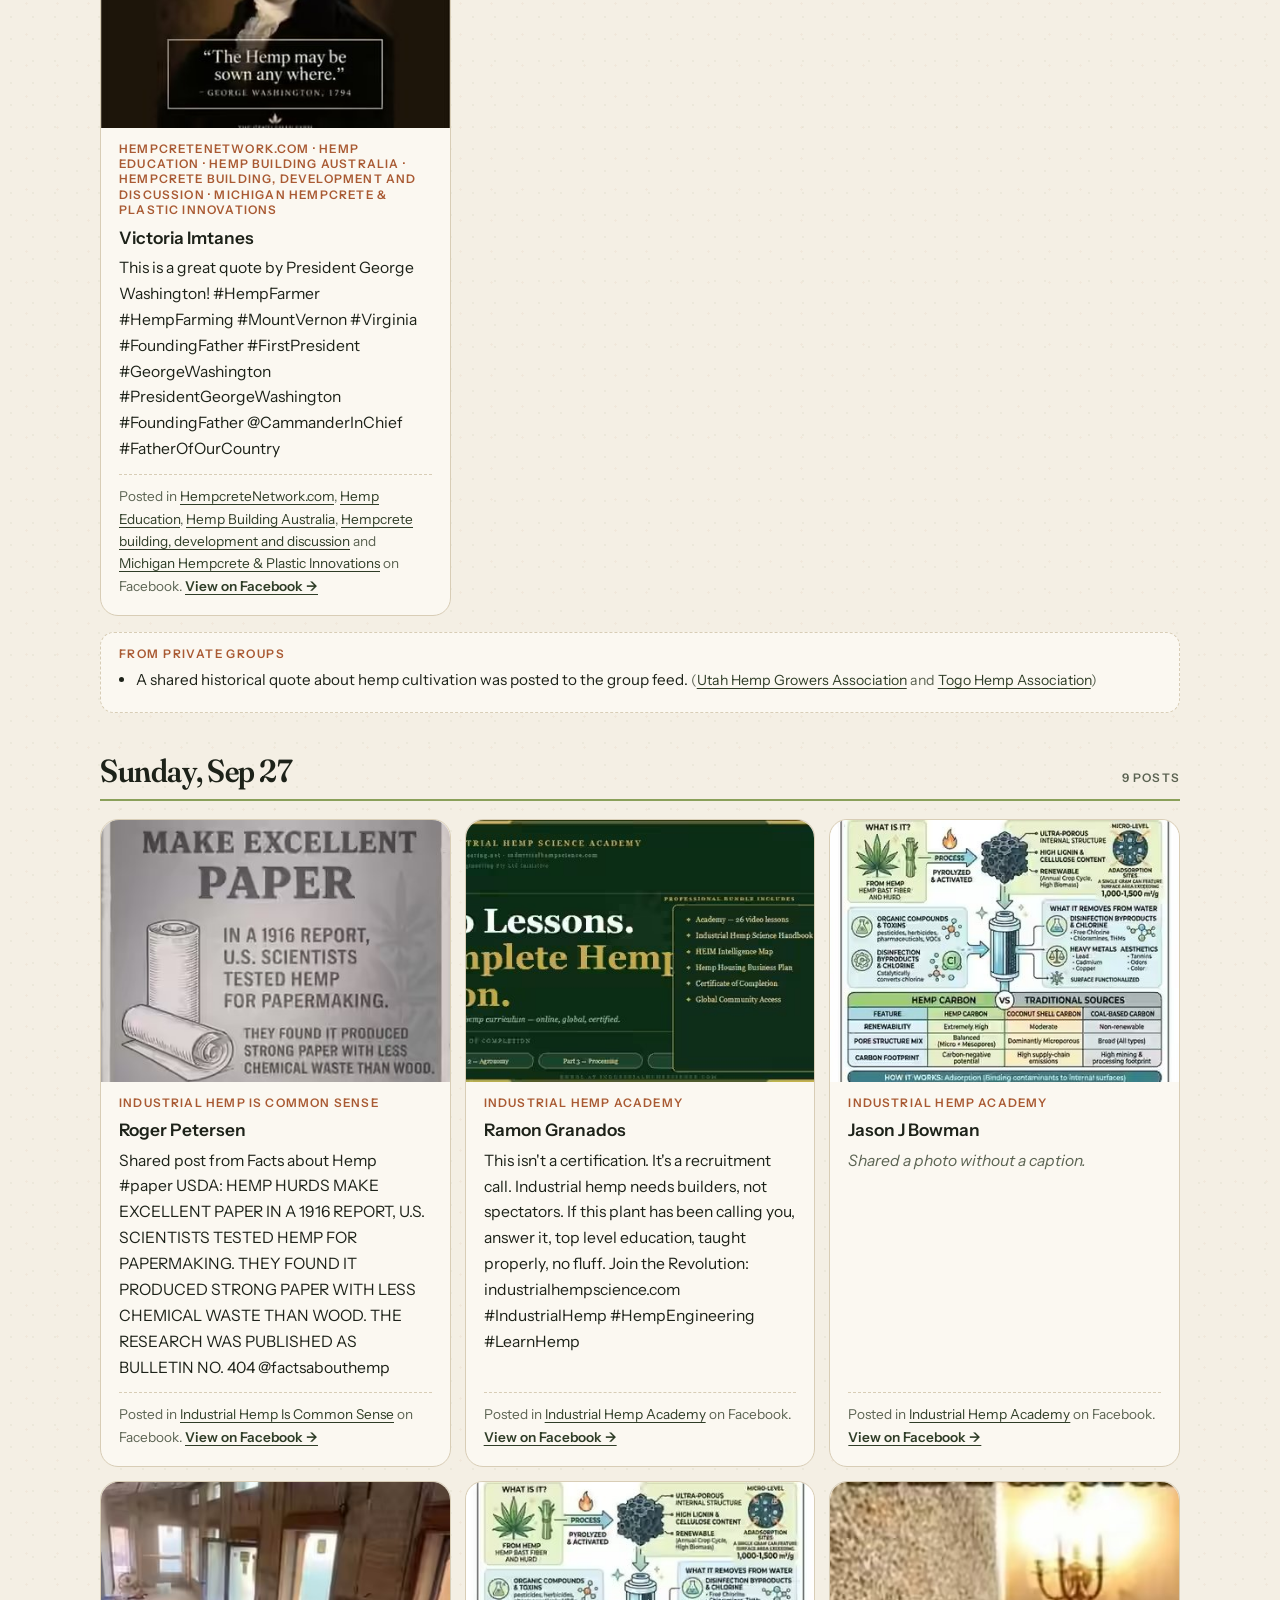
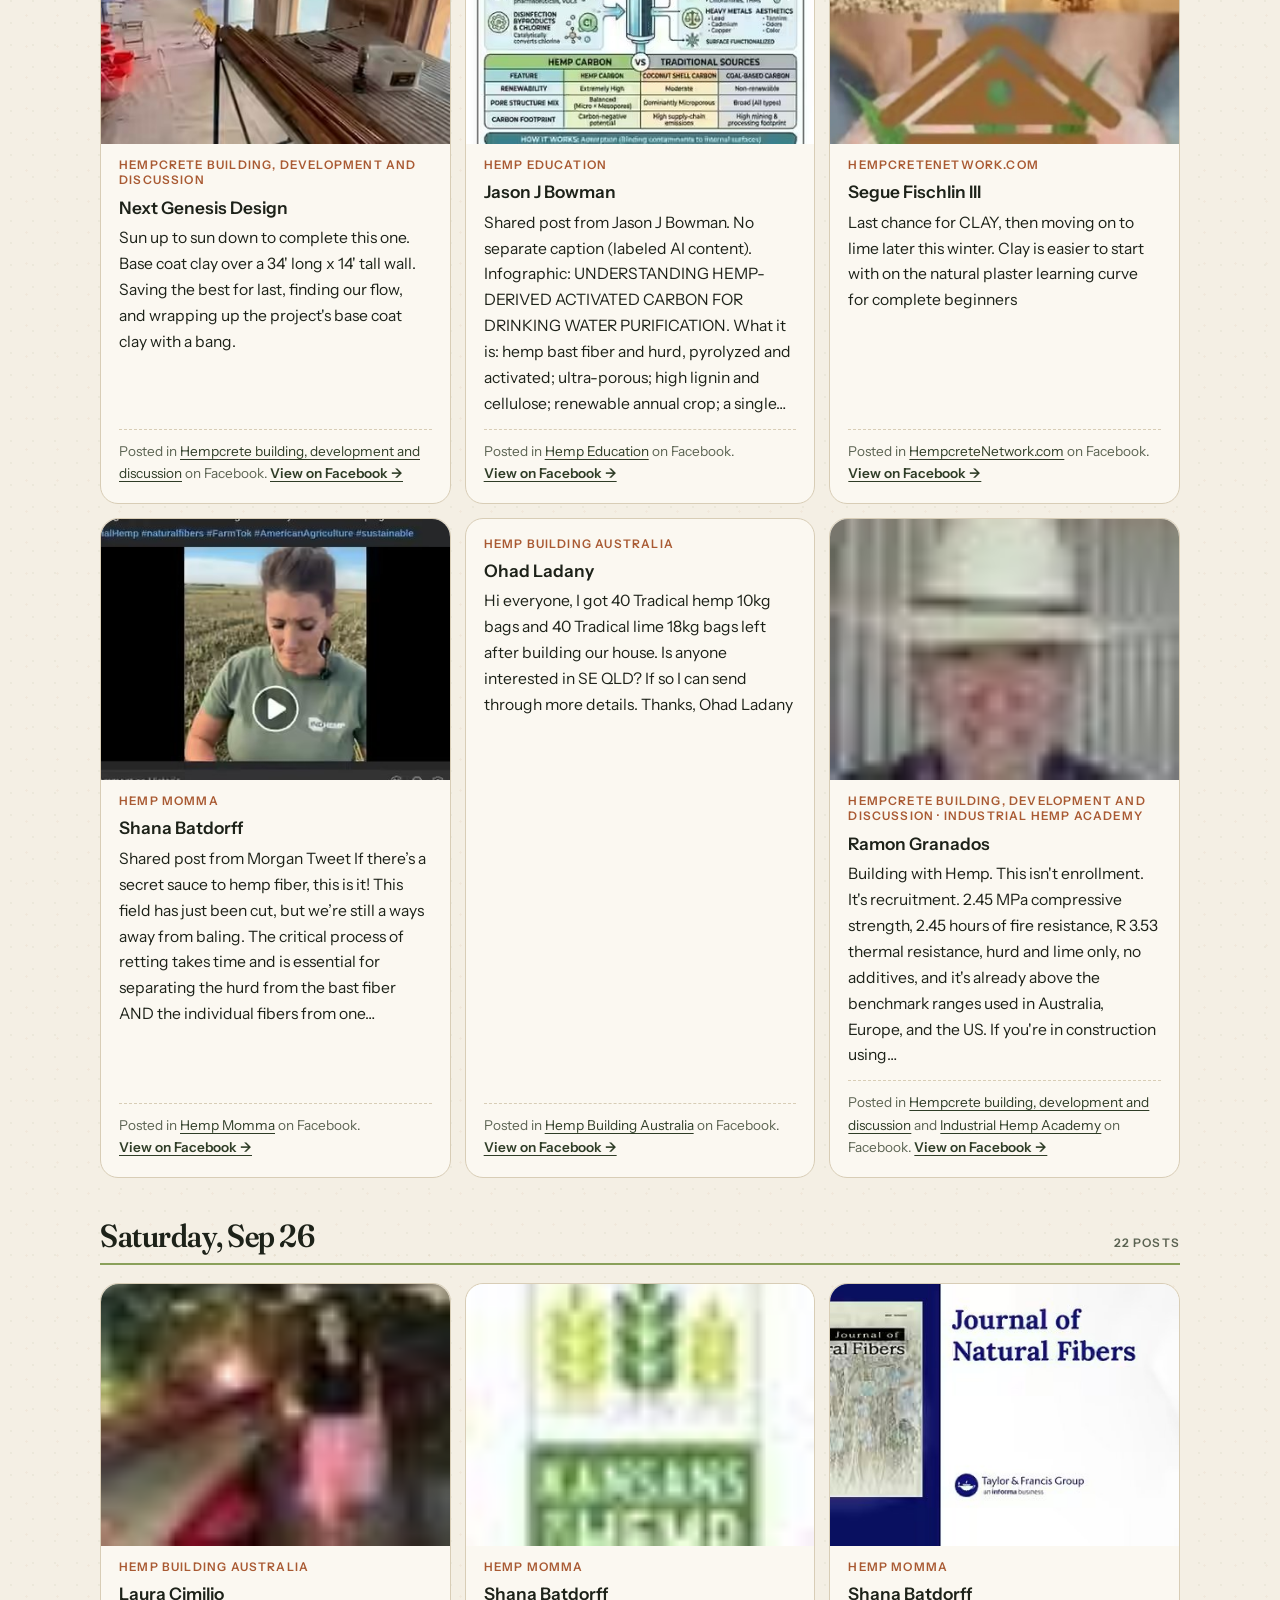
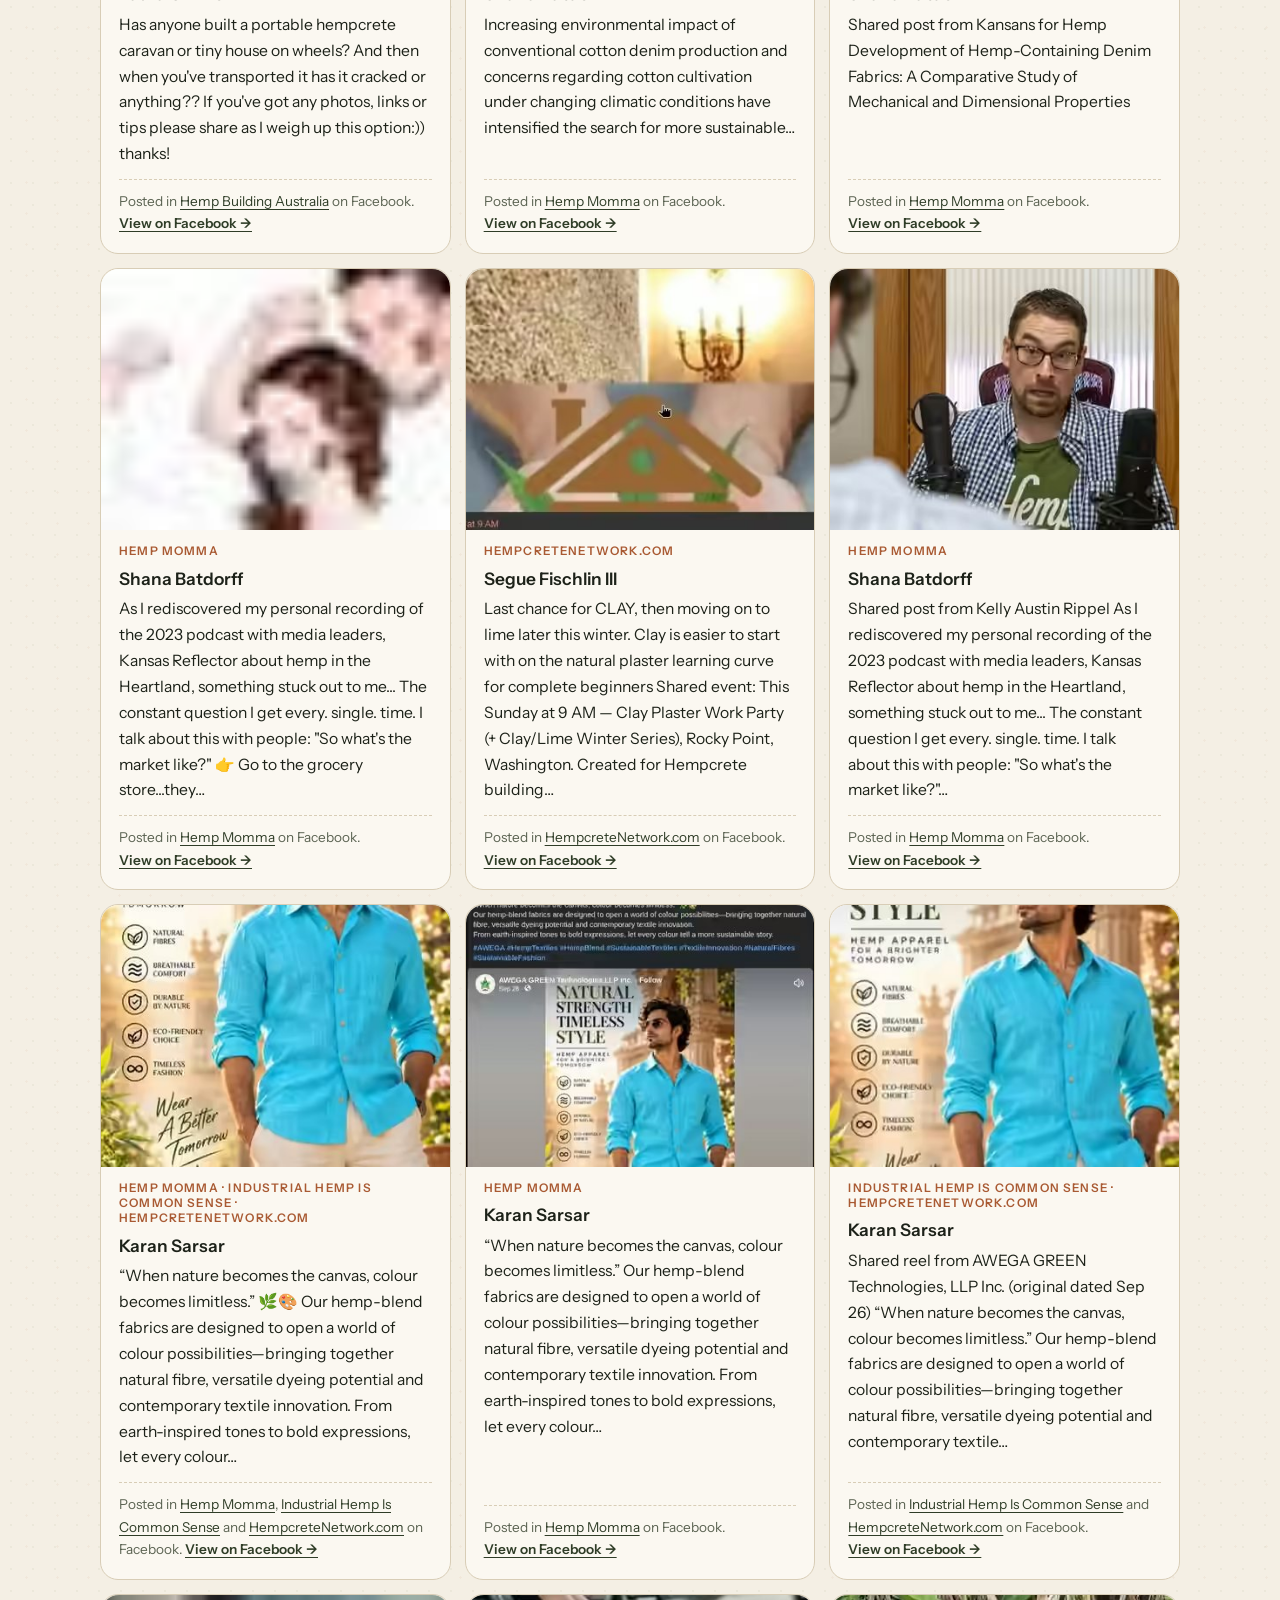
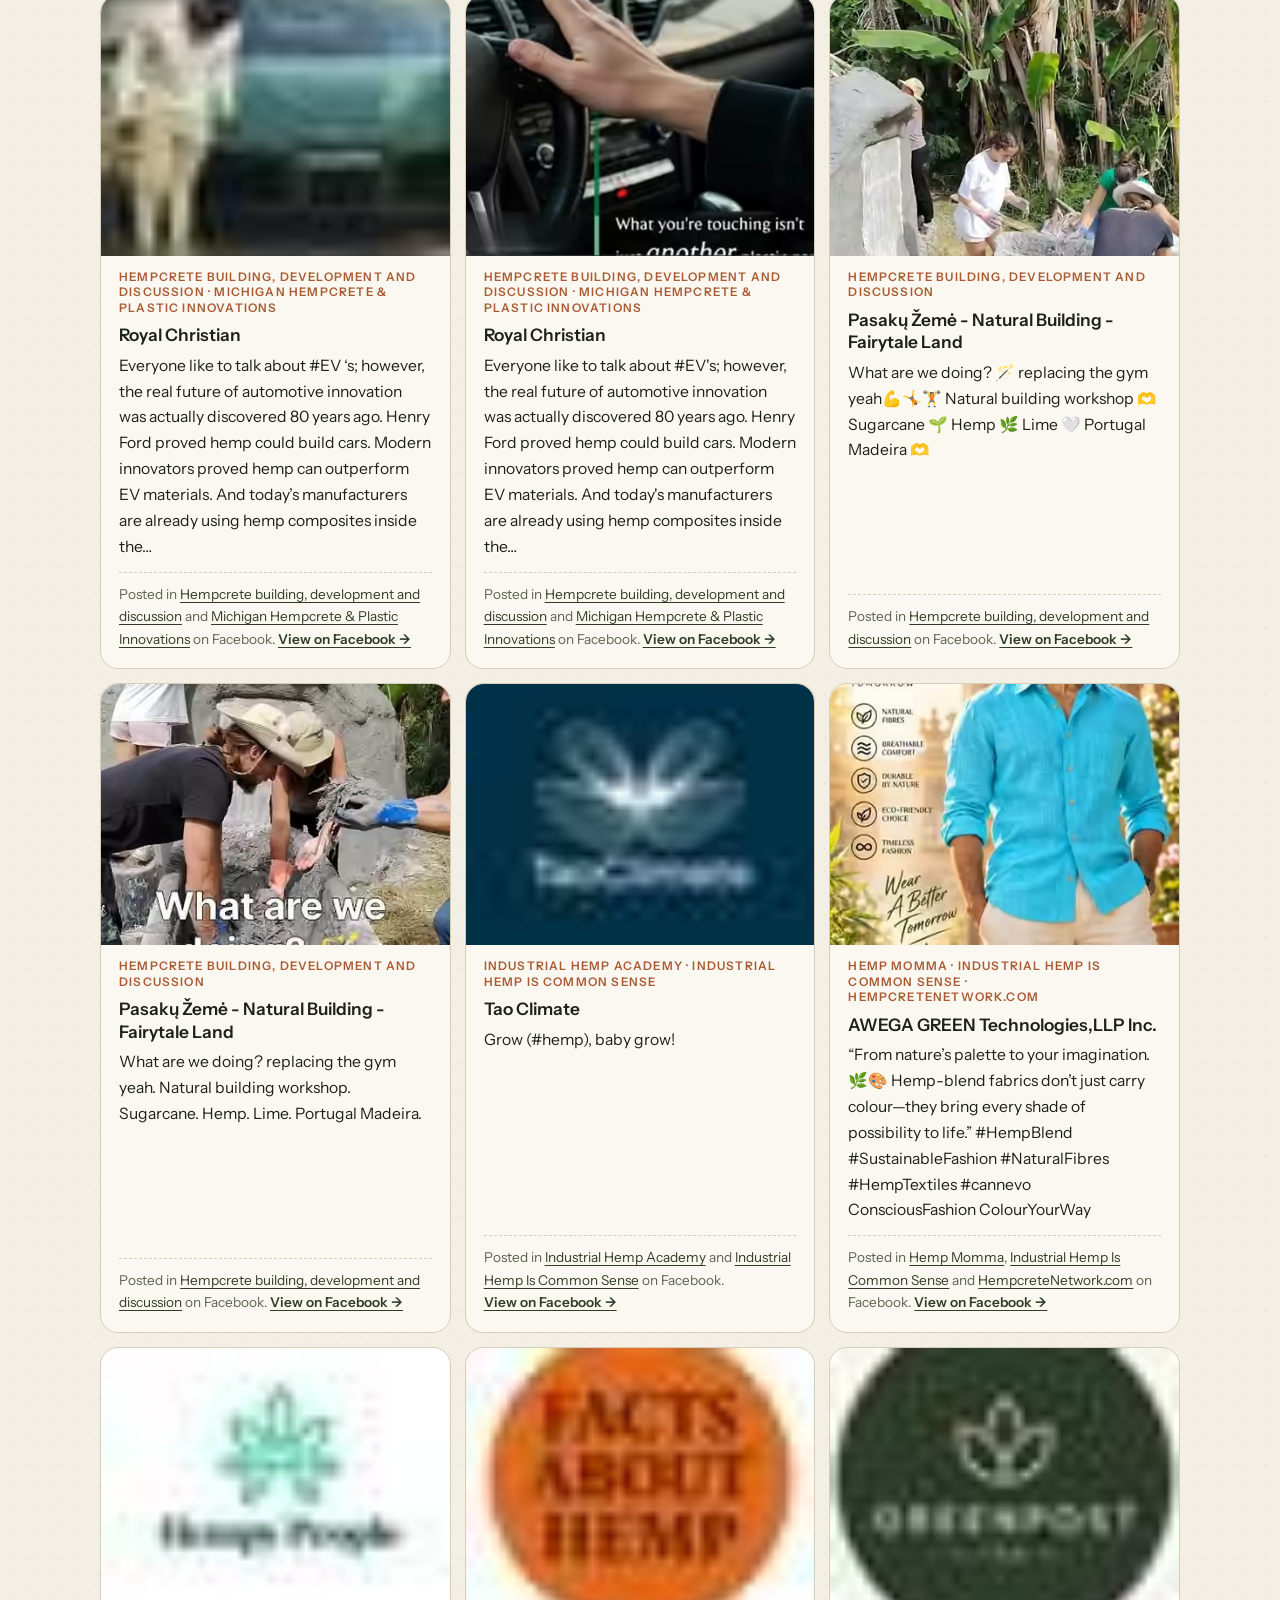
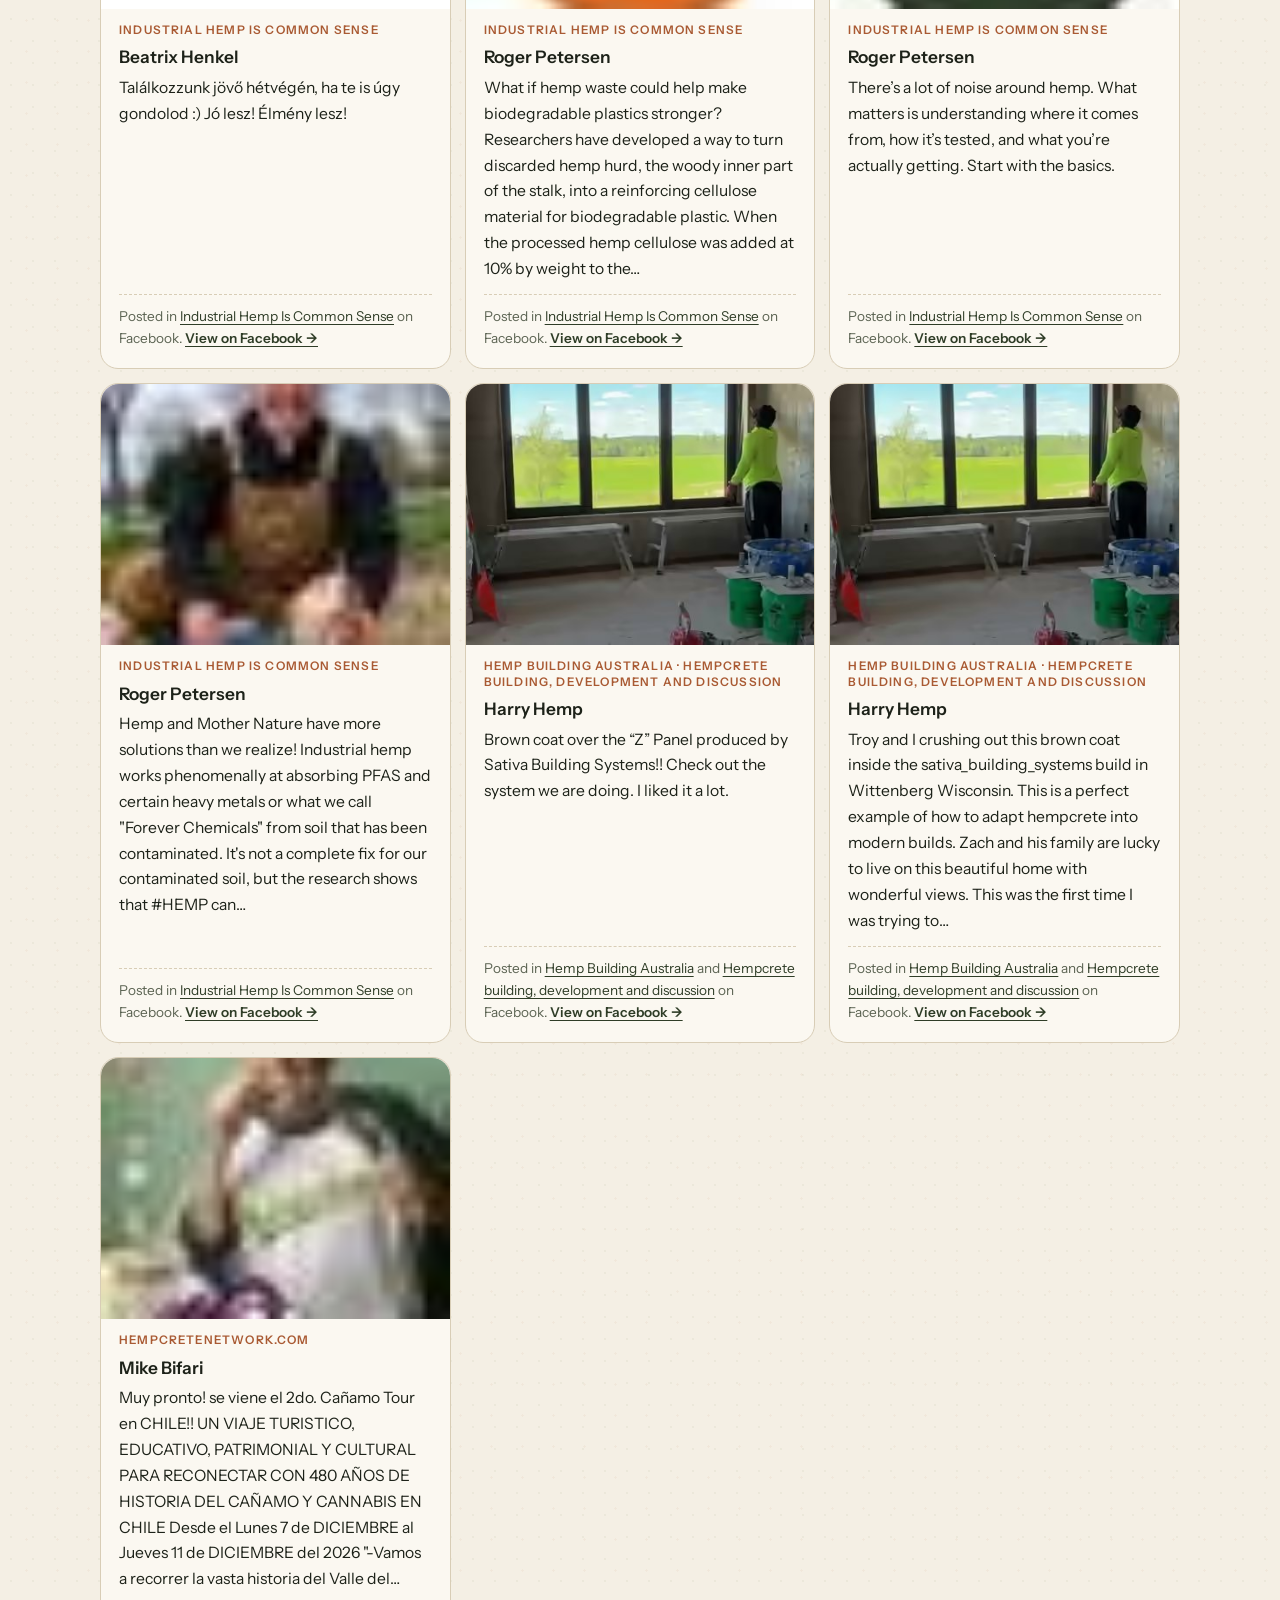
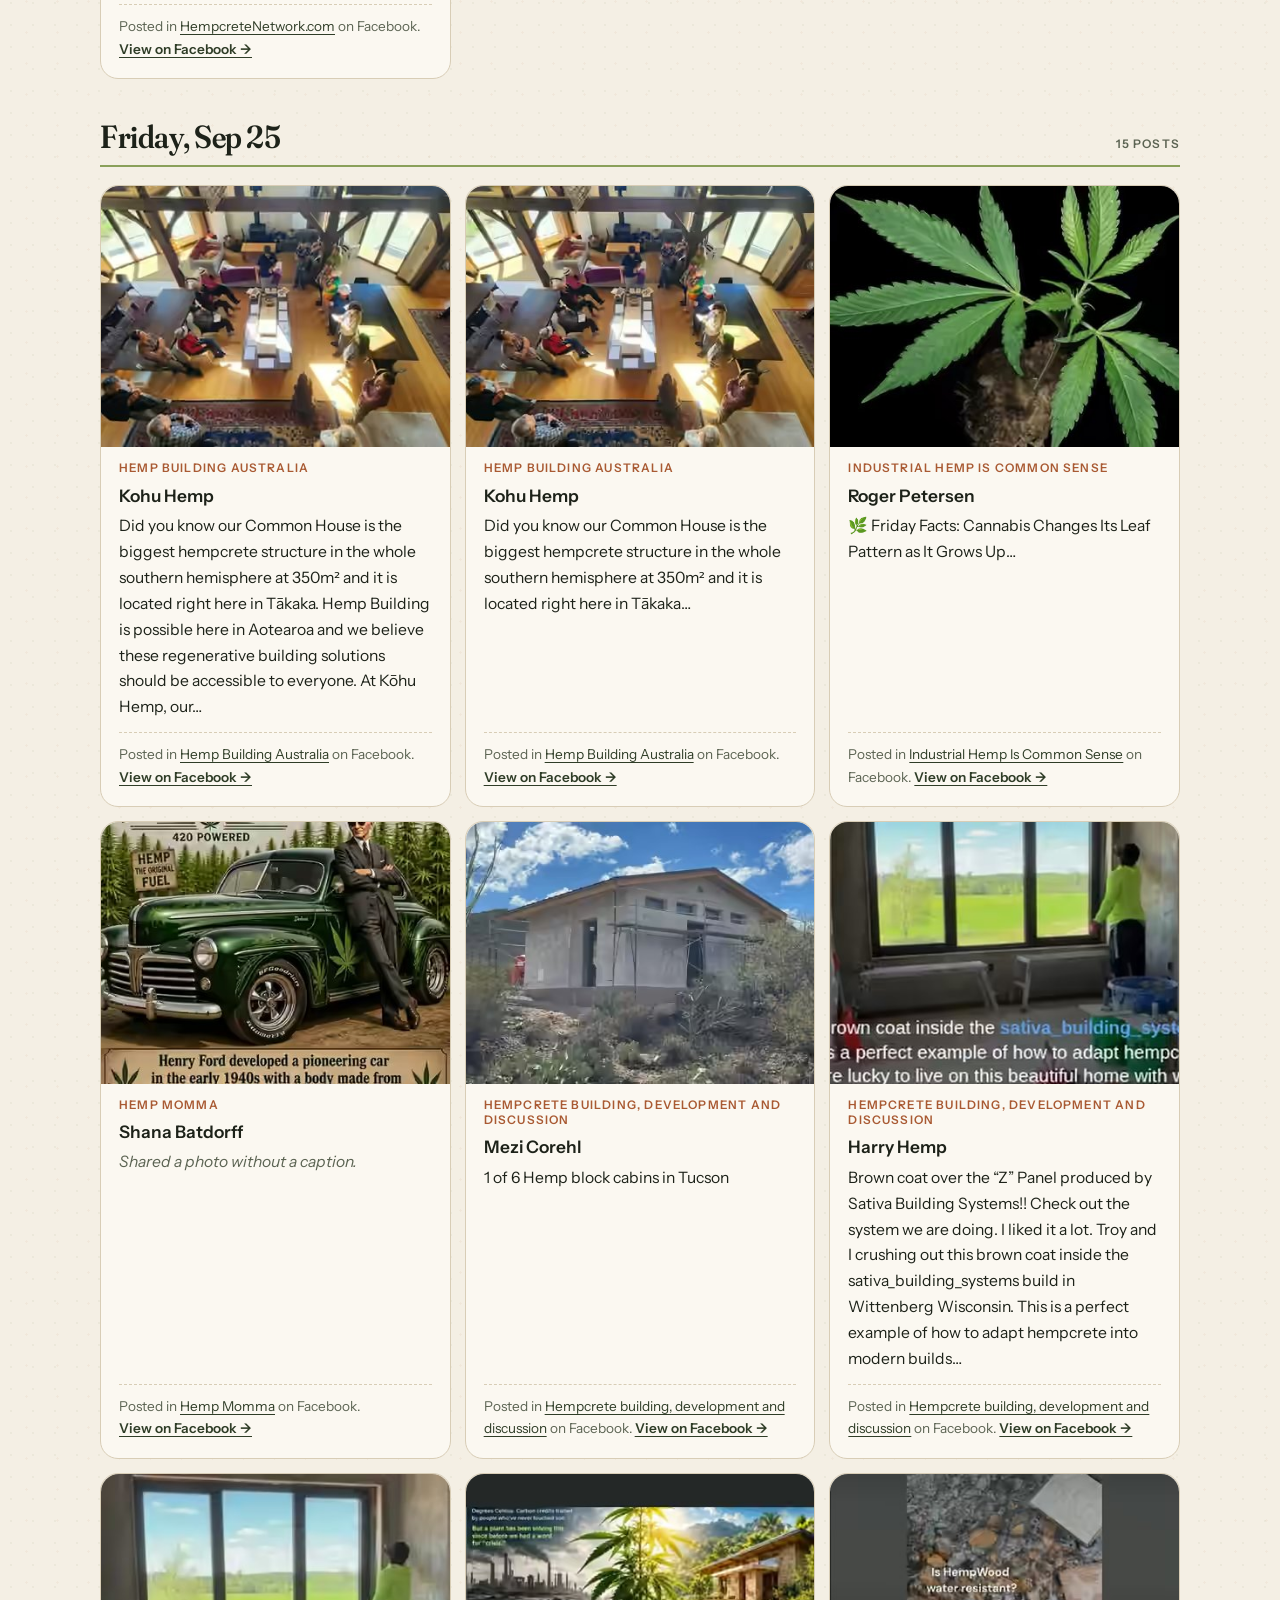
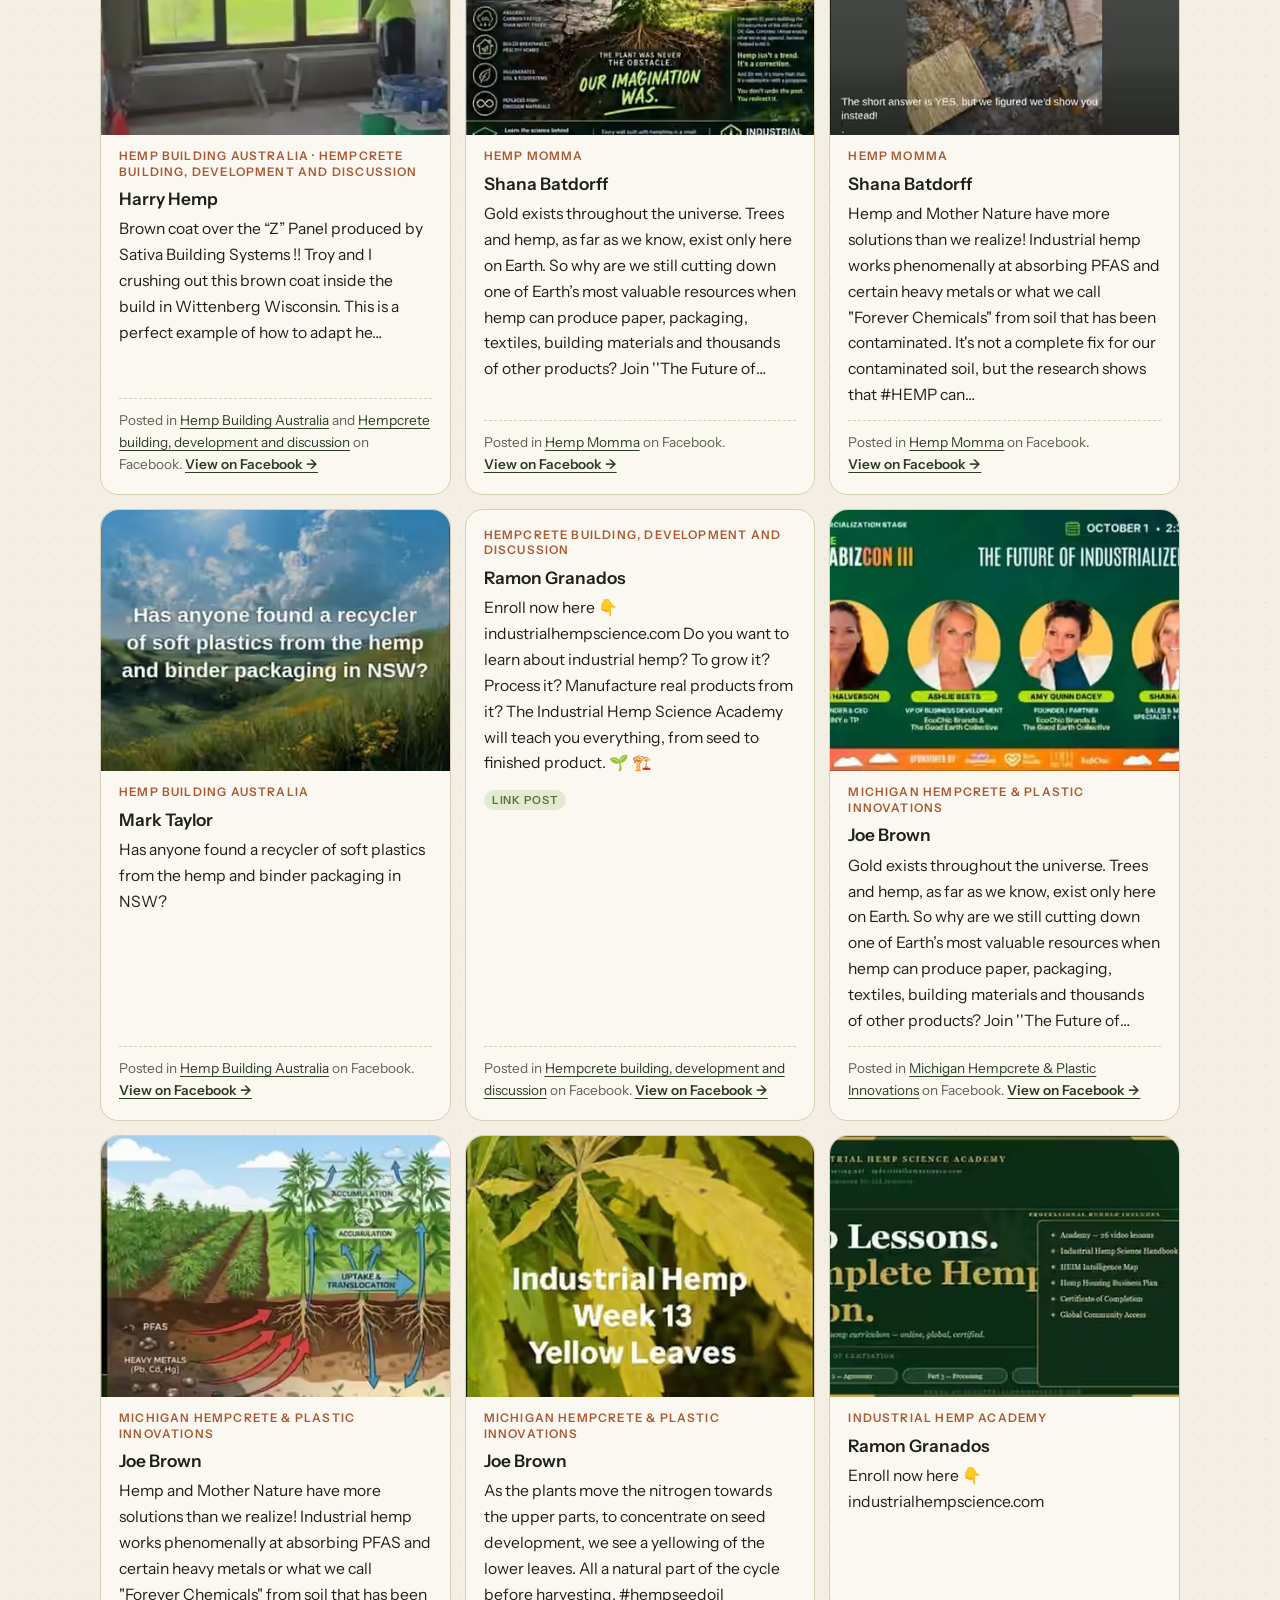
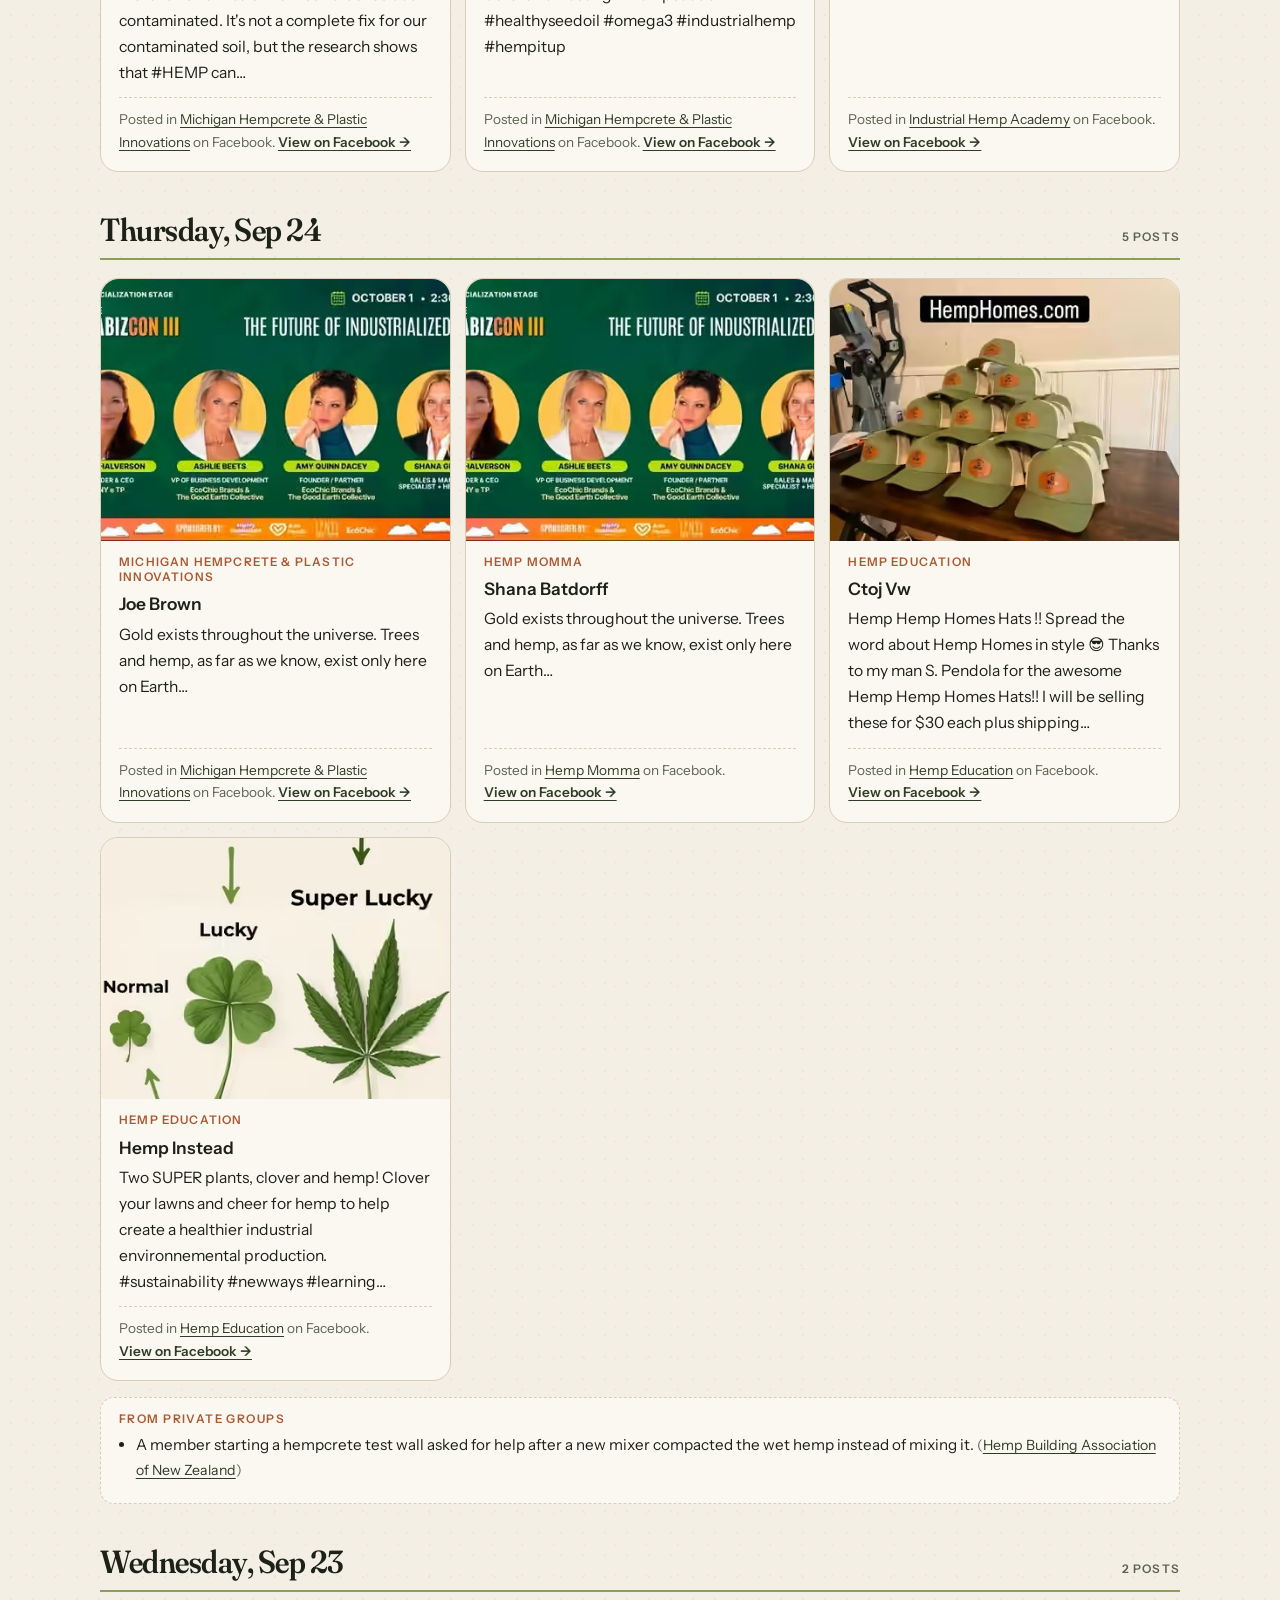
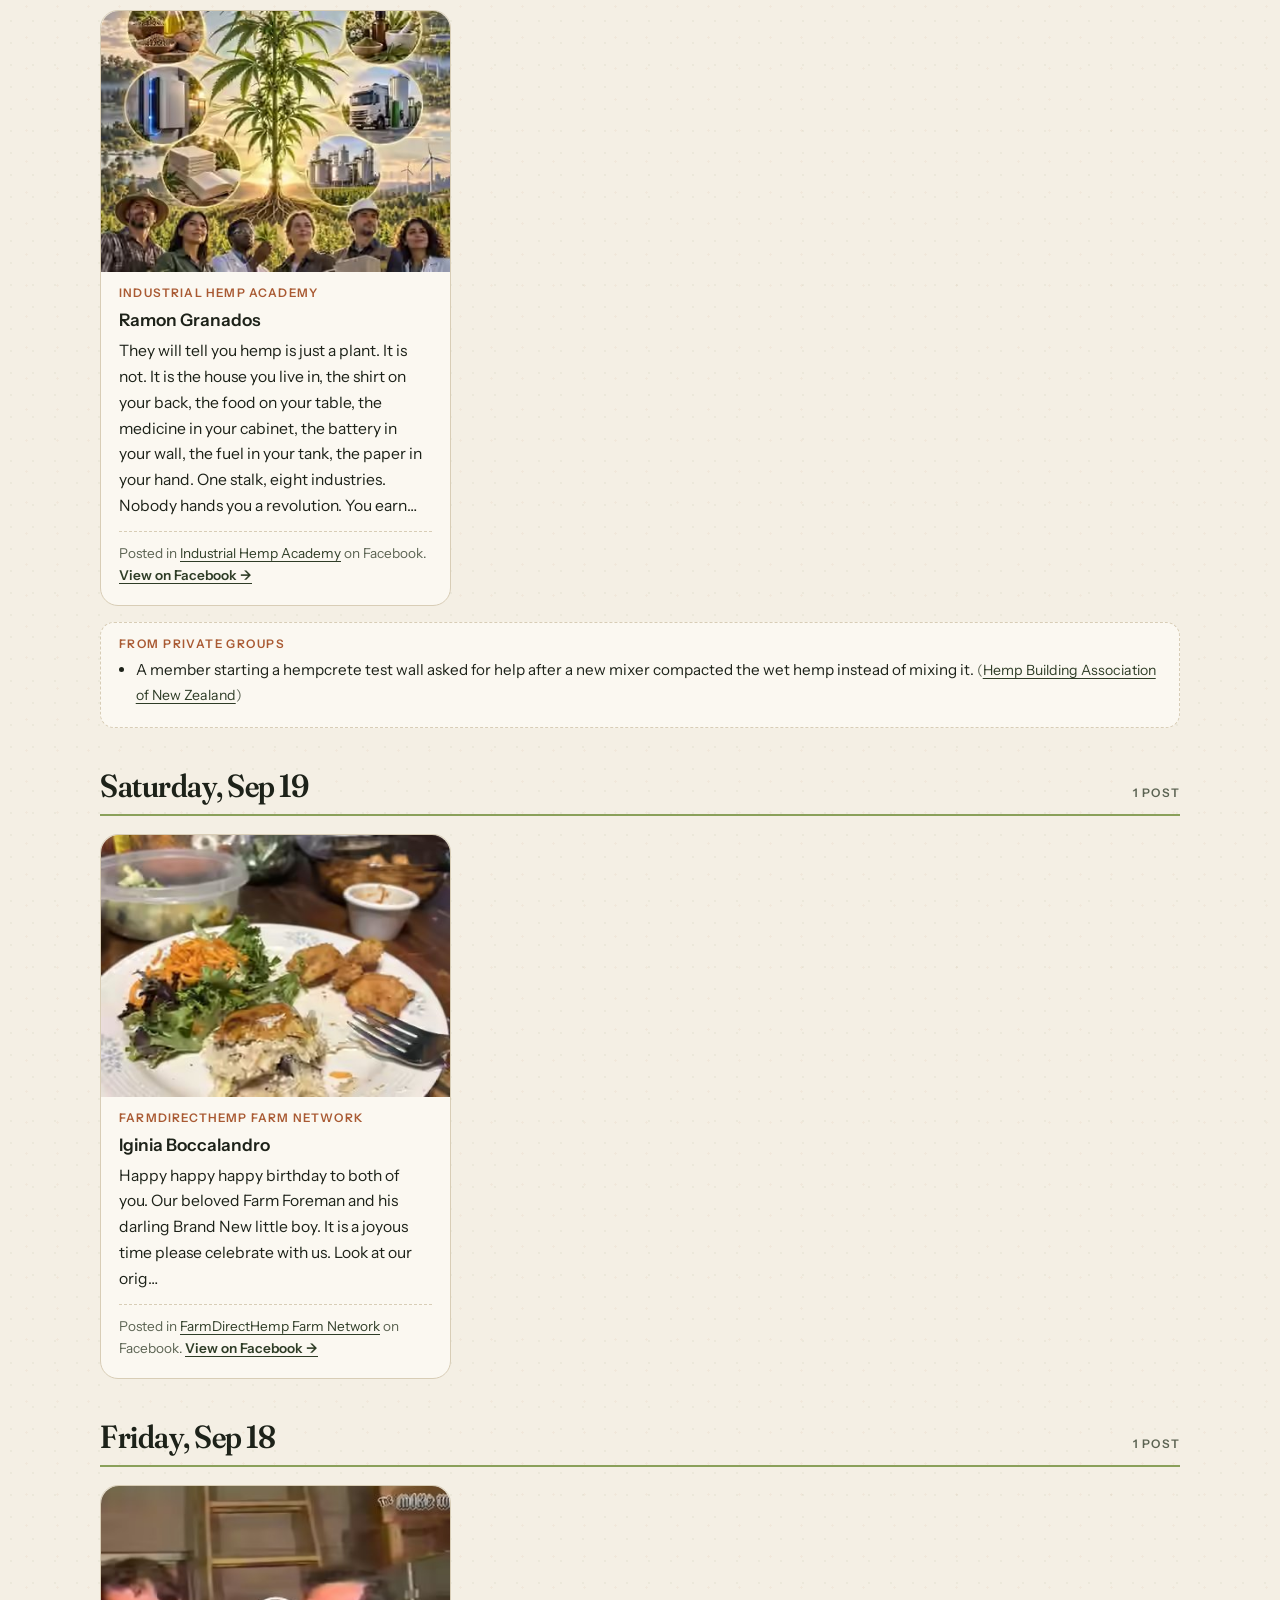
<file: groups/index.html>
<!doctype html>
<html lang="en">
<head>
<meta charset="utf-8">
<meta name="viewport" content="width=device-width, initial-scale=1">
<title>From the Groups · Advancing Hemp</title>
<meta name="description" content="Daily posts from the Facebook hemp groups Victoria is in: public posts with links back, private groups summarized.">
<meta property="og:title" content="From the Groups · Advancing Hemp">
<meta property="og:description" content="Daily posts from the Facebook hemp groups Victoria is in: public posts with links back, private groups summarized.">
<meta property="og:type" content="website">
<meta property="og:site_name" content="Advancing Hemp">
<meta name="theme-color" content="#2f3d27">
<link rel="icon" href="../assets/img/favicon.svg" type="image/svg+xml">
<link rel="preconnect" href="https://fonts.googleapis.com">
<link rel="preconnect" href="https://fonts.gstatic.com" crossorigin>
<link href="https://fonts.googleapis.com/css2?family=Fraunces:ital,opsz,wght,SOFT@0,9..144,400..700,0..100;1,9..144,400..600,0..100&amp;family=Instrument+Sans:wght@400;500;600&amp;display=swap" rel="stylesheet">
<link rel="stylesheet" href="../assets/css/site.css">
</head>
<body>
<a class="skip" href="#main">Skip to content</a>
<header class="site-head">
<div class="wrap">
<div class="head-row">
<a class="brand" href="../"><svg viewBox="0 0 40 40" aria-hidden="true"><rect x="3" y="24" width="15" height="11" rx="2.5" fill="#a95a33"/><rect x="20" y="24" width="15" height="11" rx="2.5" fill="#5f7536"/><rect x="11" y="12" width="15" height="11" rx="2.5" fill="#8aa05a"/><path d="M31 21c0-8 2-13 6-17" stroke="#2f3d27" stroke-width="2.2" fill="none" stroke-linecap="round"/><path d="M33.2 10.5c-3-.3-5 .8-6 3 2.8.4 4.9-.6 6-3z" fill="#2f3d27"/></svg><span><b>Advancing Hemp</b><small>Hempcrete &amp; beyond</small></span></a>
<a class="head-cta" href="mailto:advancinghemp@gmail.com?subject=Advancing%20Hemp">Get updates</a>
</div>
<nav class="nav" aria-label="Main"><a href="../">Home</a><a href="../hempcrete-101/">Hempcrete 101</a><a href="../codes-permits/">Codes &amp; Permits</a><a href="../buildings-builders/">Buildings &amp; Builders</a><a href="../suppliers/">Suppliers &amp; Getting Started</a><a href="../community/">Community</a><a href="../groups/" aria-current="page">From the Groups</a><a href="../news/">Hemp News</a><a href="../blog/">Blog</a><a href="../allies/">Hemp Organizations</a><a href="../take-action/">Take Action</a></nav>
</div>
</header>
<main id="main">
<section class="page-hero"><div class="wrap">
<p class="eyebrow">From the Groups</p>
<h1>What the hemp groups are talking about</h1>
<p class="lede">A daily look at the Facebook hemp groups I&rsquo;m in, one block per day for the last two weeks. Last updated: <strong data-groups-updated>loading&hellip;</strong></p>
</div></section>
<section style="padding-top:8px"><div class="wrap">
<p class="note g sources" style="margin-bottom:28px">Posts belong to their authors. Public-group posts are shared as short excerpts with links back to Facebook. Private groups are summarized only, with no names, quotes or photos. THC, CBD and smokable promotions and spam are left out. Dates are approximate. <a href="../community/">All the groups &rarr;</a></p>
<div data-groups-full>
<div class="card"><div class="skeleton"></div><div class="skeleton"></div><div class="skeleton"></div></div>
</div>
<noscript><p>This feed needs JavaScript. You can visit the groups directly from the <a href="../community/">Community page</a>.</p></noscript>
<p class="sources" style="margin-top:10px">Is one of these your post and you&rsquo;d like it removed or credited differently? Email <a href="mailto:advancinghemp@gmail.com?subject=Advancing%20Hemp">advancinghemp@gmail.com</a>.</p>
</div></section>
</main>
<footer class="site-foot">
<div class="wrap">
<div class="foot-grid">
<div>
<p style="font:600 1.3rem var(--serif);color:#fff;margin-bottom:6px">Advancing Hemp</p>
<p>Victoria Imtanes&rsquo;s hemp building hub: hempcrete, codes, builders, suppliers and news, organized as the new hemp tech rolls out.</p>
<p><strong>Newsletter &amp; contact:</strong> email <a href="mailto:advancinghemp@gmail.com?subject=Advancing%20Hemp">advancinghemp@gmail.com</a> to get updates, share a project, or get involved.</p>
</div>
<div>
<h4>Explore</h4>
<ul><li><a href="../hempcrete-101/">Hempcrete 101</a></li><li><a href="../codes-permits/">Codes &amp; Permits</a></li><li><a href="../buildings-builders/">Buildings &amp; Builders</a></li><li><a href="../suppliers/">Suppliers &amp; Getting Started</a></li><li><a href="../community/">Community</a></li><li><a href="../groups/">From the Groups</a></li><li><a href="../news/">Hemp News</a></li><li><a href="../blog/">Blog</a></li><li><a href="../allies/">Hemp Organizations</a></li><li><a href="../take-action/">Take Action</a></li></ul>
</div>
<div>
<h4>Elsewhere</h4>
<ul>
<li><a href="https://blessedtouchla.com/links/">blessedtouchla.com/links</a></li>
<li><a href="https://advancinghemp.wordpress.com/">Original Advancing Hemp blog (2022 archive)</a></li>
<li><a href="../community/">Victoria&rsquo;s hemp groups</a></li>
</ul>
</div>
</div>
<p class="fine">Educational information only. Not legal, engineering or code advice. Always confirm requirements with your local building department and licensed professionals. Outside links, posts and headlines belong to their creators. Photos from Wikimedia Commons are credited where they appear. &copy; 2026 Advancing Hemp.</p>
</div>
</footer>
<script>(function(){var n=document.querySelector('.nav'),a=n&&n.querySelector('[aria-current]');if(a&&n.scrollWidth>n.clientWidth)n.scrollLeft=a.offsetLeft-20;})();</script>
<script src="../assets/js/groups.js" data-root="../" defer></script>
</body>
</html>
</file>
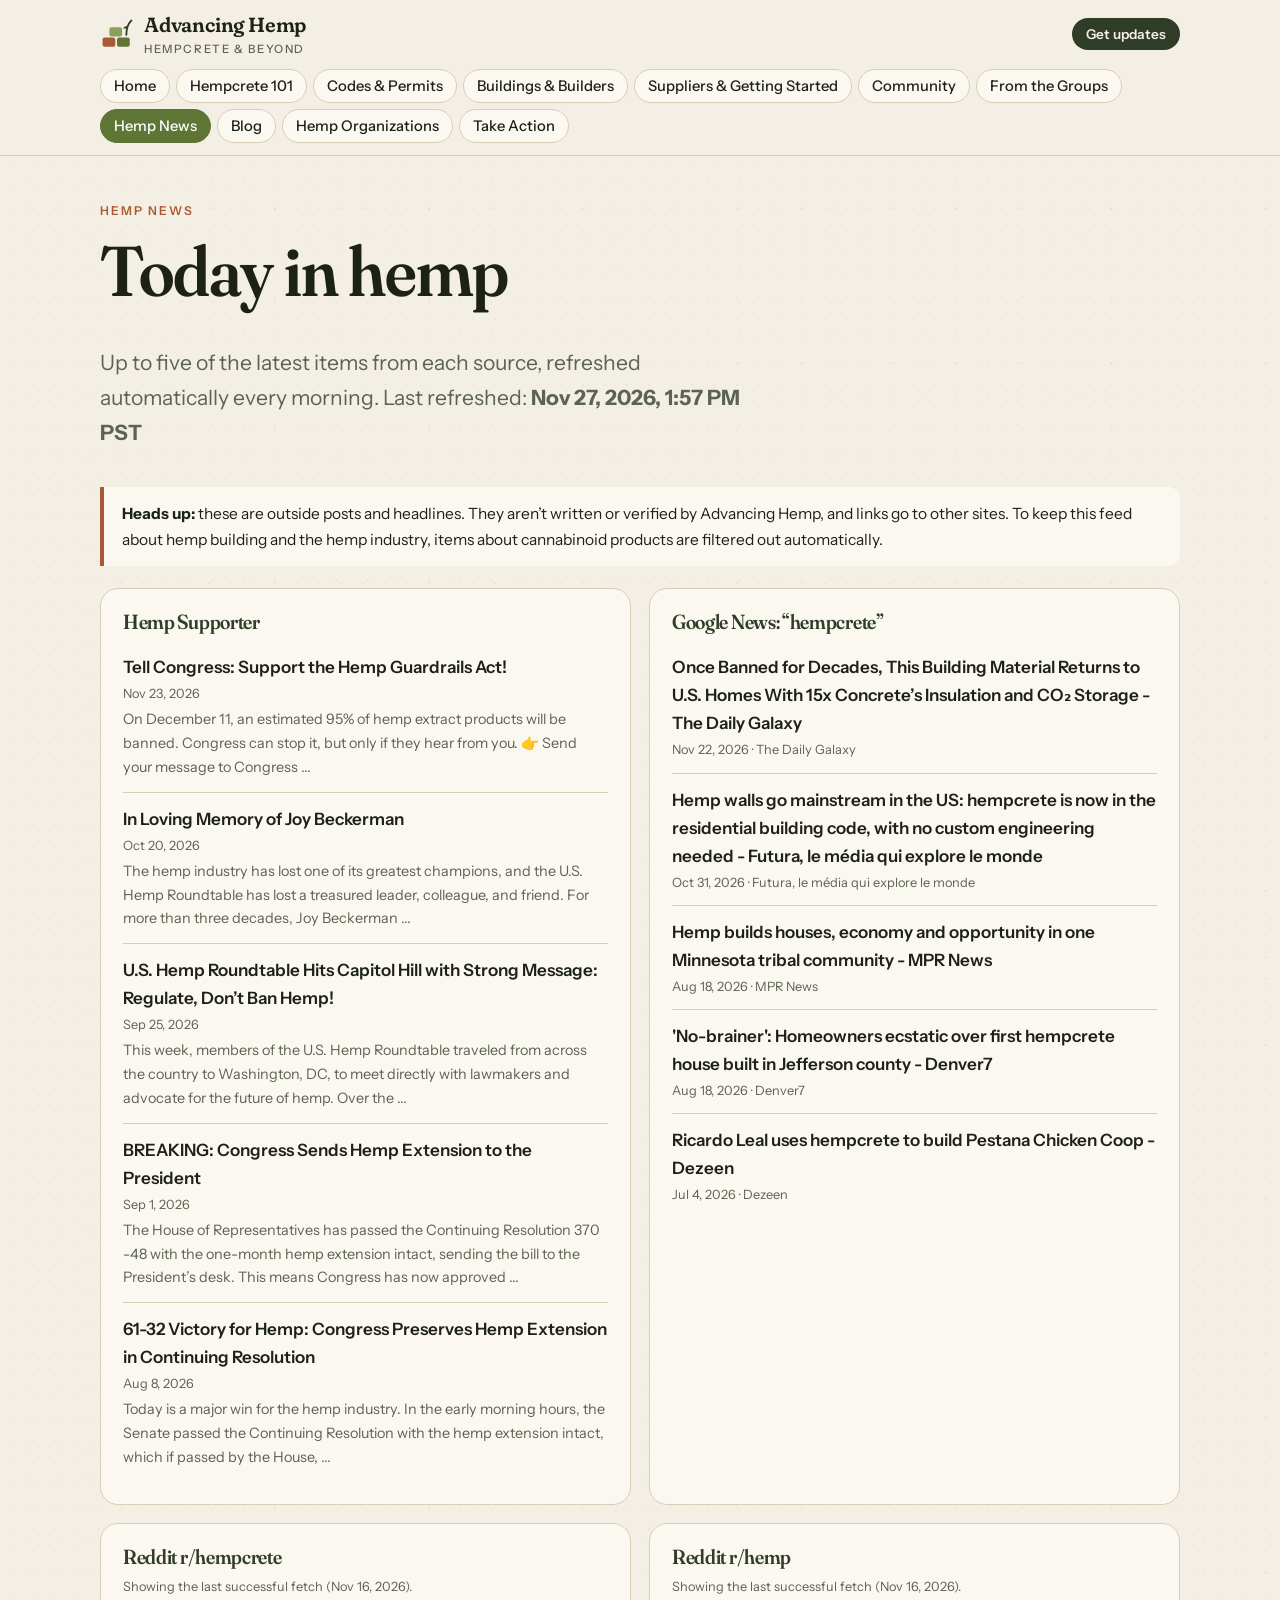
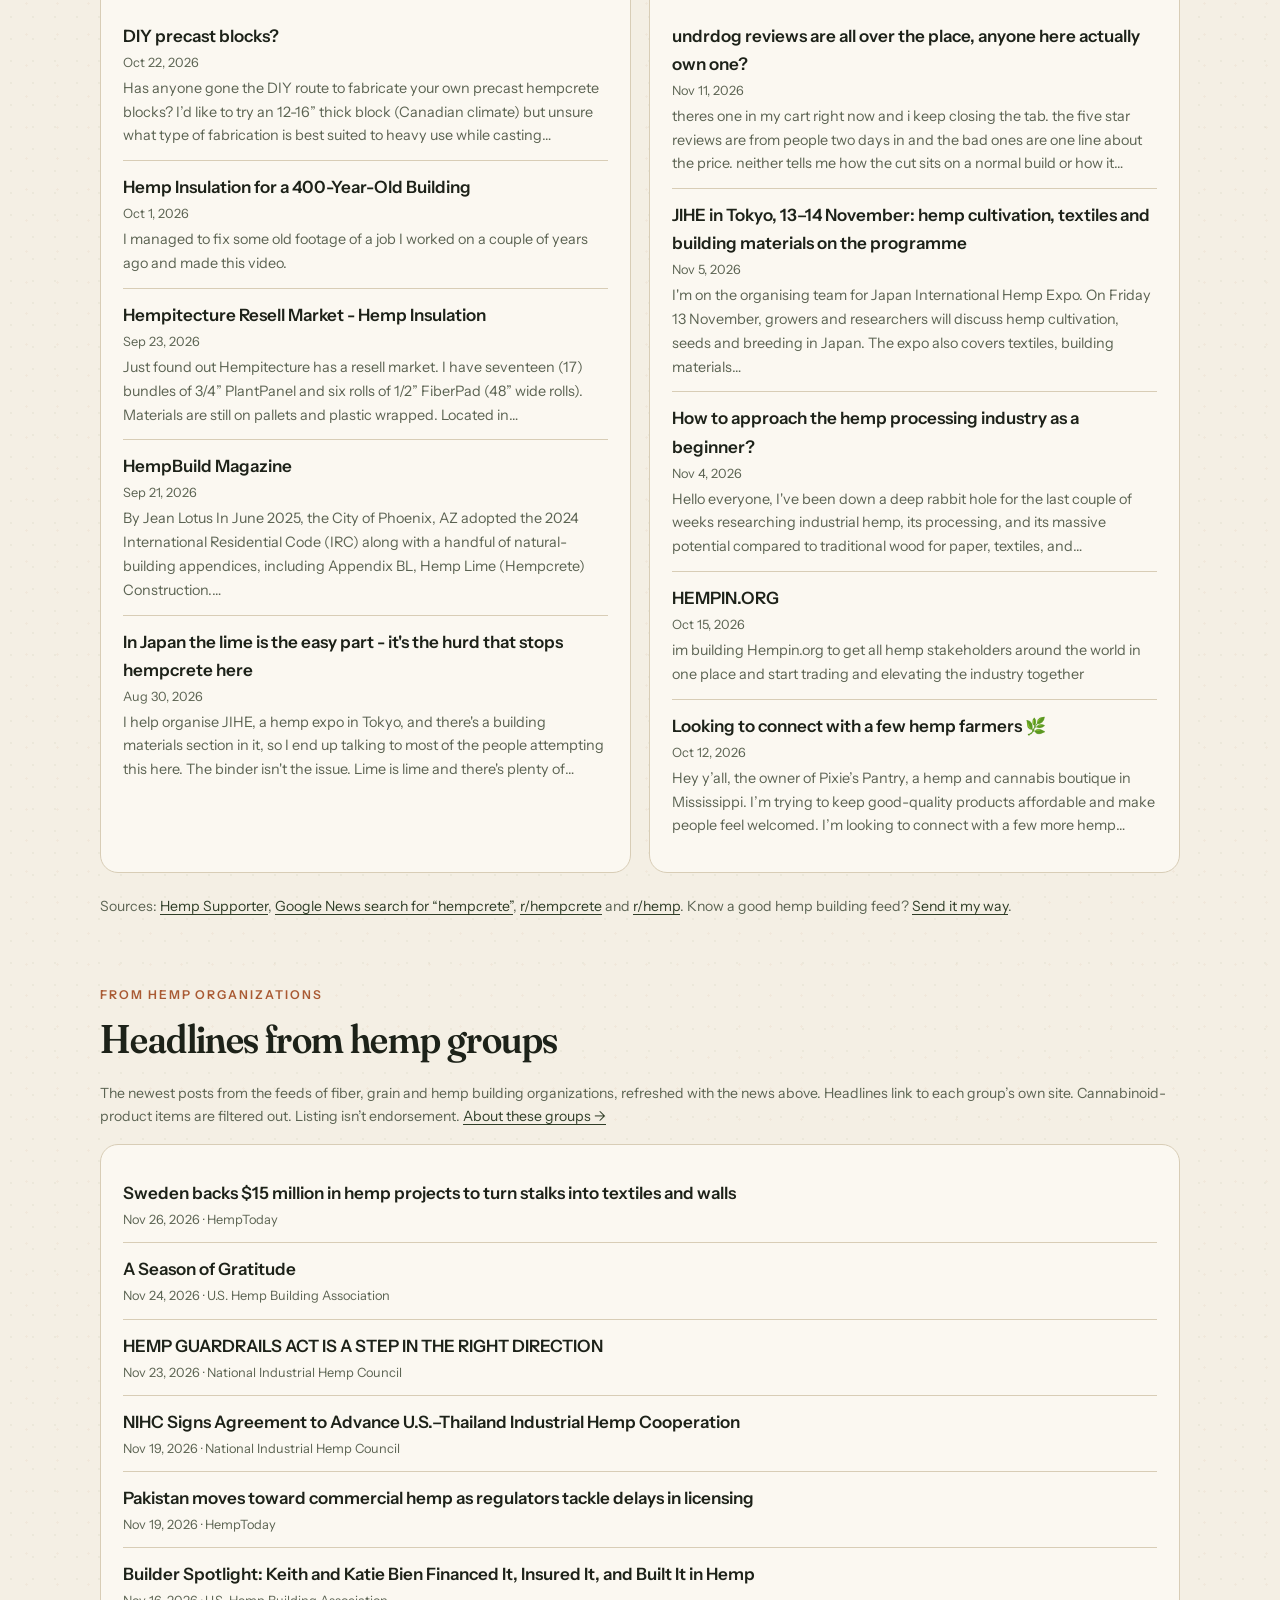
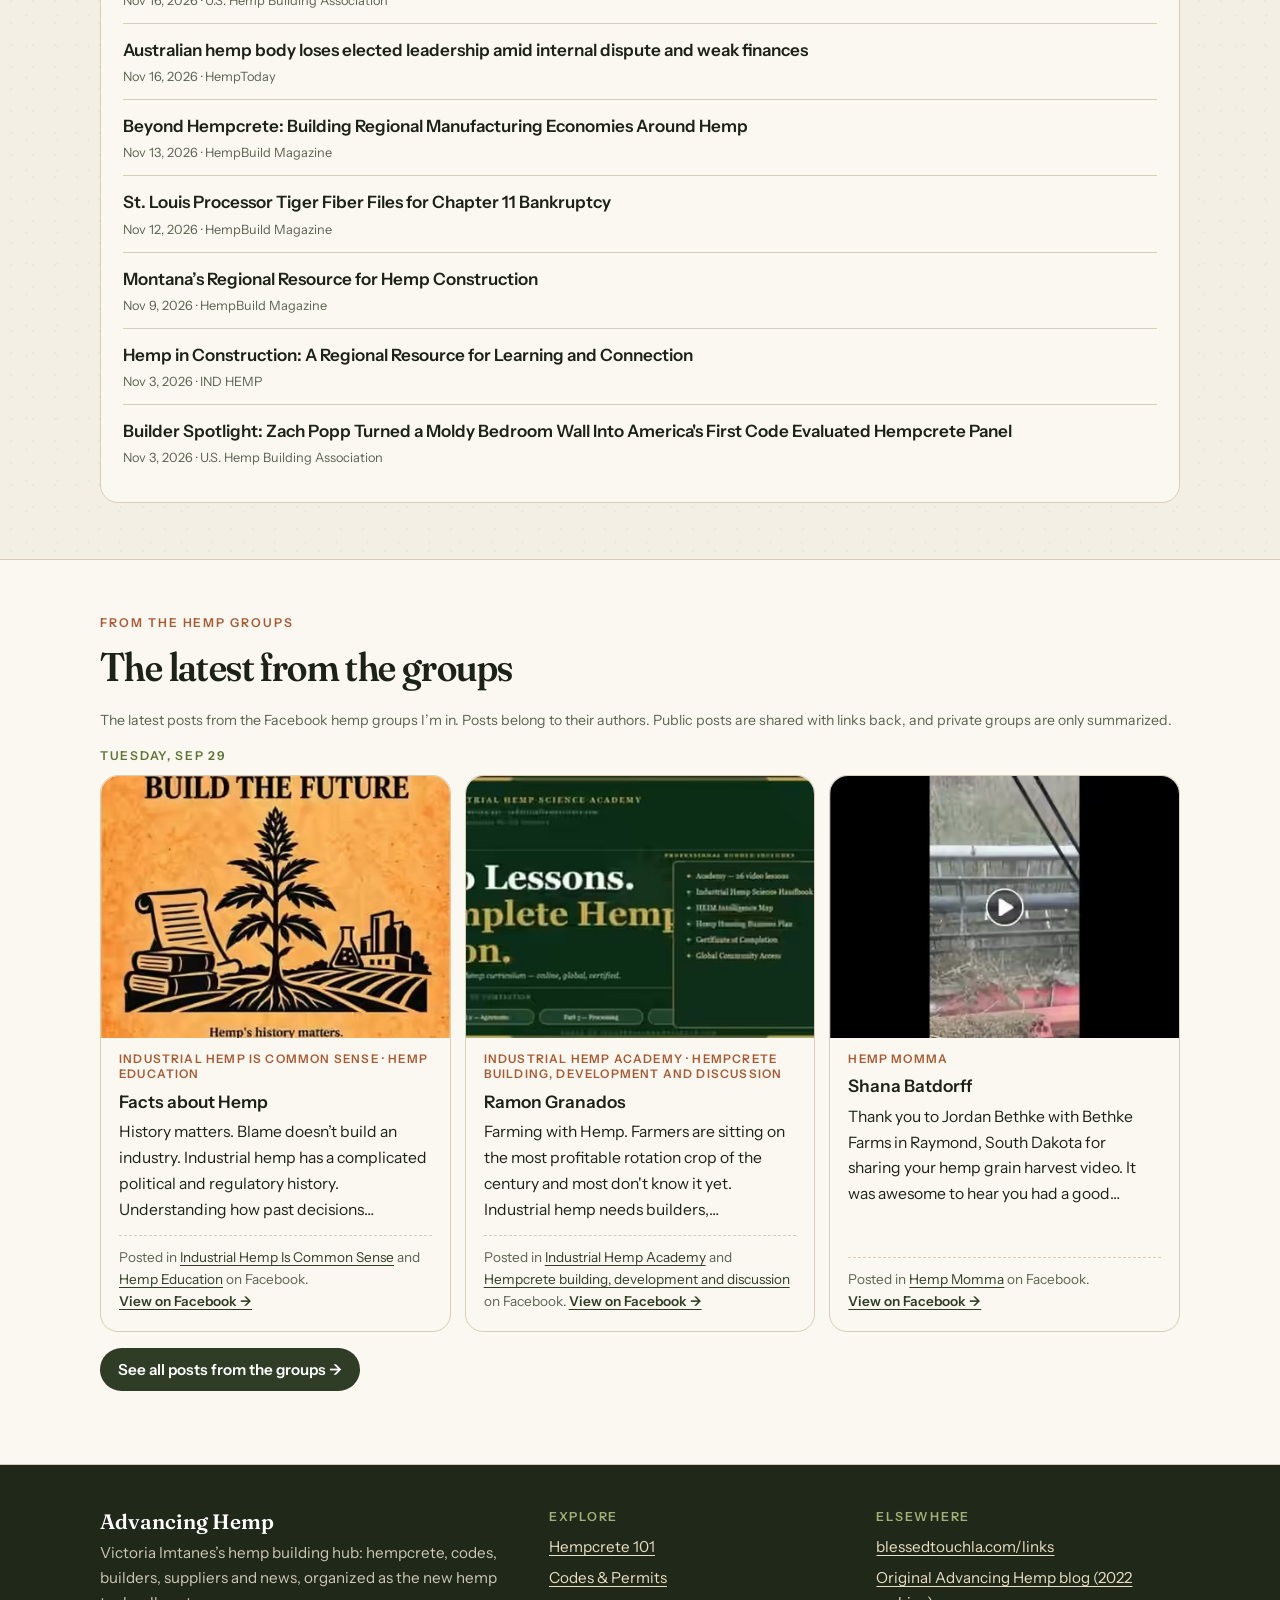
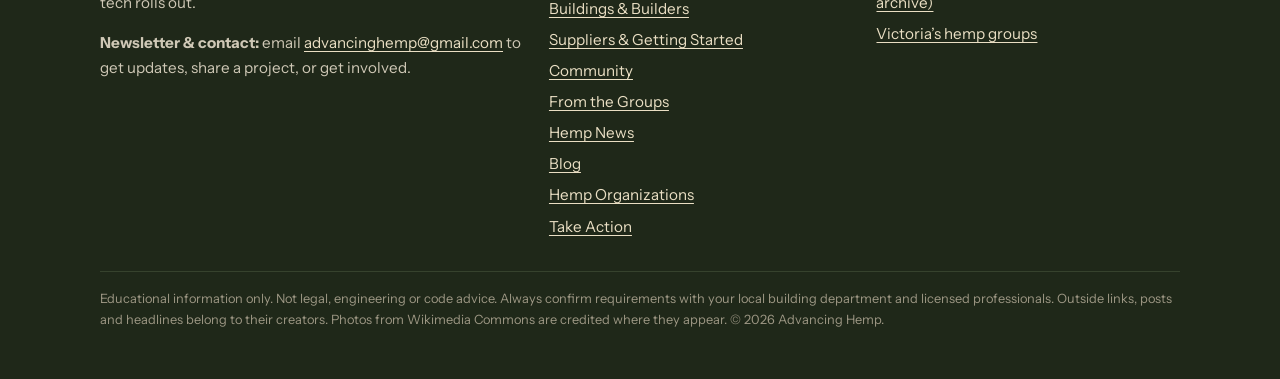
<file: news/index.html>
<!doctype html>
<html lang="en">
<head>
<meta charset="utf-8">
<meta name="viewport" content="width=device-width, initial-scale=1">
<title>Hemp News · Advancing Hemp</title>
<meta name="description" content="Daily-refreshed hemp and hempcrete headlines from Hemp Supporter, Google News and Reddit, plus the latest from the hemp groups.">
<meta property="og:title" content="Hemp News · Advancing Hemp">
<meta property="og:description" content="Daily-refreshed hemp and hempcrete headlines from Hemp Supporter, Google News and Reddit, plus the latest from the hemp groups.">
<meta property="og:type" content="website">
<meta property="og:site_name" content="Advancing Hemp">
<meta name="theme-color" content="#2f3d27">
<link rel="icon" href="../assets/img/favicon.svg" type="image/svg+xml">
<link rel="preconnect" href="https://fonts.googleapis.com">
<link rel="preconnect" href="https://fonts.gstatic.com" crossorigin>
<link href="https://fonts.googleapis.com/css2?family=Fraunces:ital,opsz,wght,SOFT@0,9..144,400..700,0..100;1,9..144,400..600,0..100&amp;family=Instrument+Sans:wght@400;500;600&amp;display=swap" rel="stylesheet">
<link rel="stylesheet" href="../assets/css/site.css">
</head>
<body>
<a class="skip" href="#main">Skip to content</a>
<header class="site-head">
<div class="wrap">
<div class="head-row">
<a class="brand" href="../"><svg viewBox="0 0 40 40" aria-hidden="true"><rect x="3" y="24" width="15" height="11" rx="2.5" fill="#a95a33"/><rect x="20" y="24" width="15" height="11" rx="2.5" fill="#5f7536"/><rect x="11" y="12" width="15" height="11" rx="2.5" fill="#8aa05a"/><path d="M31 21c0-8 2-13 6-17" stroke="#2f3d27" stroke-width="2.2" fill="none" stroke-linecap="round"/><path d="M33.2 10.5c-3-.3-5 .8-6 3 2.8.4 4.9-.6 6-3z" fill="#2f3d27"/></svg><span><b>Advancing Hemp</b><small>Hempcrete &amp; beyond</small></span></a>
<a class="head-cta" href="mailto:advancinghemp@gmail.com?subject=Advancing%20Hemp">Get updates</a>
</div>
<nav class="nav" aria-label="Main"><a href="../">Home</a><a href="../hempcrete-101/">Hempcrete 101</a><a href="../codes-permits/">Codes &amp; Permits</a><a href="../buildings-builders/">Buildings &amp; Builders</a><a href="../suppliers/">Suppliers &amp; Getting Started</a><a href="../community/">Community</a><a href="../groups/">From the Groups</a><a href="../news/" aria-current="page">Hemp News</a><a href="../blog/">Blog</a><a href="../allies/">Hemp Organizations</a><a href="../take-action/">Take Action</a></nav>
</div>
</header>
<main id="main">
<section class="page-hero"><div class="wrap">
<p class="eyebrow">Hemp News</p>
<h1>Today in hemp</h1>
<p class="lede">Up to five of the latest items from each source, refreshed automatically every morning. Last refreshed: <strong data-news-updated>loading&hellip;</strong></p>
</div></section>
<section style="padding-top:8px"><div class="wrap">
<div class="note" style="margin-bottom:22px"><strong>Heads up:</strong> these are outside posts and headlines. They aren&rsquo;t written or verified by Advancing Hemp, and links go to other sites. To keep this feed about hemp building and the hemp industry, items about cannabinoid products are filtered out automatically.</div>
<div class="grid g2" data-news-full>
<div class="card"><div class="skeleton"></div><div class="skeleton"></div><div class="skeleton"></div></div>
<div class="card"><div class="skeleton"></div><div class="skeleton"></div><div class="skeleton"></div></div>
</div>
<p class="sources" style="margin-top:22px">Sources: <a href="https://hempsupporter.com/">Hemp Supporter</a>, <a href="https://news.google.com/search?q=hempcrete">Google News search for &ldquo;hempcrete&rdquo;</a>, <a href="https://www.reddit.com/r/hempcrete/">r/hempcrete</a> and <a href="https://www.reddit.com/r/hemp/">r/hemp</a>. Know a good hemp building feed? <a href="mailto:advancinghemp@gmail.com?subject=Advancing%20Hemp">Send it my way</a>.</p>
</div></section>
<section id="from-hemp-orgs" style="padding-top:0"><div class="wrap">
<p class="eyebrow">From hemp organizations</p>
<h2>Headlines from hemp groups</h2>
<p class="sources">The newest posts from the feeds of fiber, grain and hemp building organizations, refreshed with the news above. Headlines link to each group&rsquo;s own site. Cannabinoid-product items are filtered out. Listing isn&rsquo;t endorsement. <a href="../allies/">About these groups &rarr;</a></p>
<div class="card" style="margin-top:16px" data-org-news><div class="skeleton"></div><div class="skeleton"></div><div class="skeleton"></div></div>
</div></section>
<section class="band" id="from-the-groups"><div class="wrap">
<p class="eyebrow">From the hemp groups</p>
<h2>The latest from the groups</h2>
<p class="sources">The latest posts from the Facebook hemp groups I&rsquo;m in. Posts belong to their authors. Public posts are shared with links back, and private groups are only summarized.</p>
<div data-groups-teaser style="margin-top:16px"><div class="card"><div class="skeleton"></div><div class="skeleton"></div></div></div>
</div></section>
</main>
<footer class="site-foot">
<div class="wrap">
<div class="foot-grid">
<div>
<p style="font:600 1.3rem var(--serif);color:#fff;margin-bottom:6px">Advancing Hemp</p>
<p>Victoria Imtanes&rsquo;s hemp building hub: hempcrete, codes, builders, suppliers and news, organized as the new hemp tech rolls out.</p>
<p><strong>Newsletter &amp; contact:</strong> email <a href="mailto:advancinghemp@gmail.com?subject=Advancing%20Hemp">advancinghemp@gmail.com</a> to get updates, share a project, or get involved.</p>
</div>
<div>
<h4>Explore</h4>
<ul><li><a href="../hempcrete-101/">Hempcrete 101</a></li><li><a href="../codes-permits/">Codes &amp; Permits</a></li><li><a href="../buildings-builders/">Buildings &amp; Builders</a></li><li><a href="../suppliers/">Suppliers &amp; Getting Started</a></li><li><a href="../community/">Community</a></li><li><a href="../groups/">From the Groups</a></li><li><a href="../news/">Hemp News</a></li><li><a href="../blog/">Blog</a></li><li><a href="../allies/">Hemp Organizations</a></li><li><a href="../take-action/">Take Action</a></li></ul>
</div>
<div>
<h4>Elsewhere</h4>
<ul>
<li><a href="https://blessedtouchla.com/links/">blessedtouchla.com/links</a></li>
<li><a href="https://advancinghemp.wordpress.com/">Original Advancing Hemp blog (2022 archive)</a></li>
<li><a href="../community/">Victoria&rsquo;s hemp groups</a></li>
</ul>
</div>
</div>
<p class="fine">Educational information only. Not legal, engineering or code advice. Always confirm requirements with your local building department and licensed professionals. Outside links, posts and headlines belong to their creators. Photos from Wikimedia Commons are credited where they appear. &copy; 2026 Advancing Hemp.</p>
</div>
</footer>
<script>(function(){var n=document.querySelector('.nav'),a=n&&n.querySelector('[aria-current]');if(a&&n.scrollWidth>n.clientWidth)n.scrollLeft=a.offsetLeft-20;})();</script>
<script src="../assets/js/news.js" data-root="../" defer></script>
<script src="../assets/js/groups.js" data-root="../" defer></script>
</body>
</html>
</file>
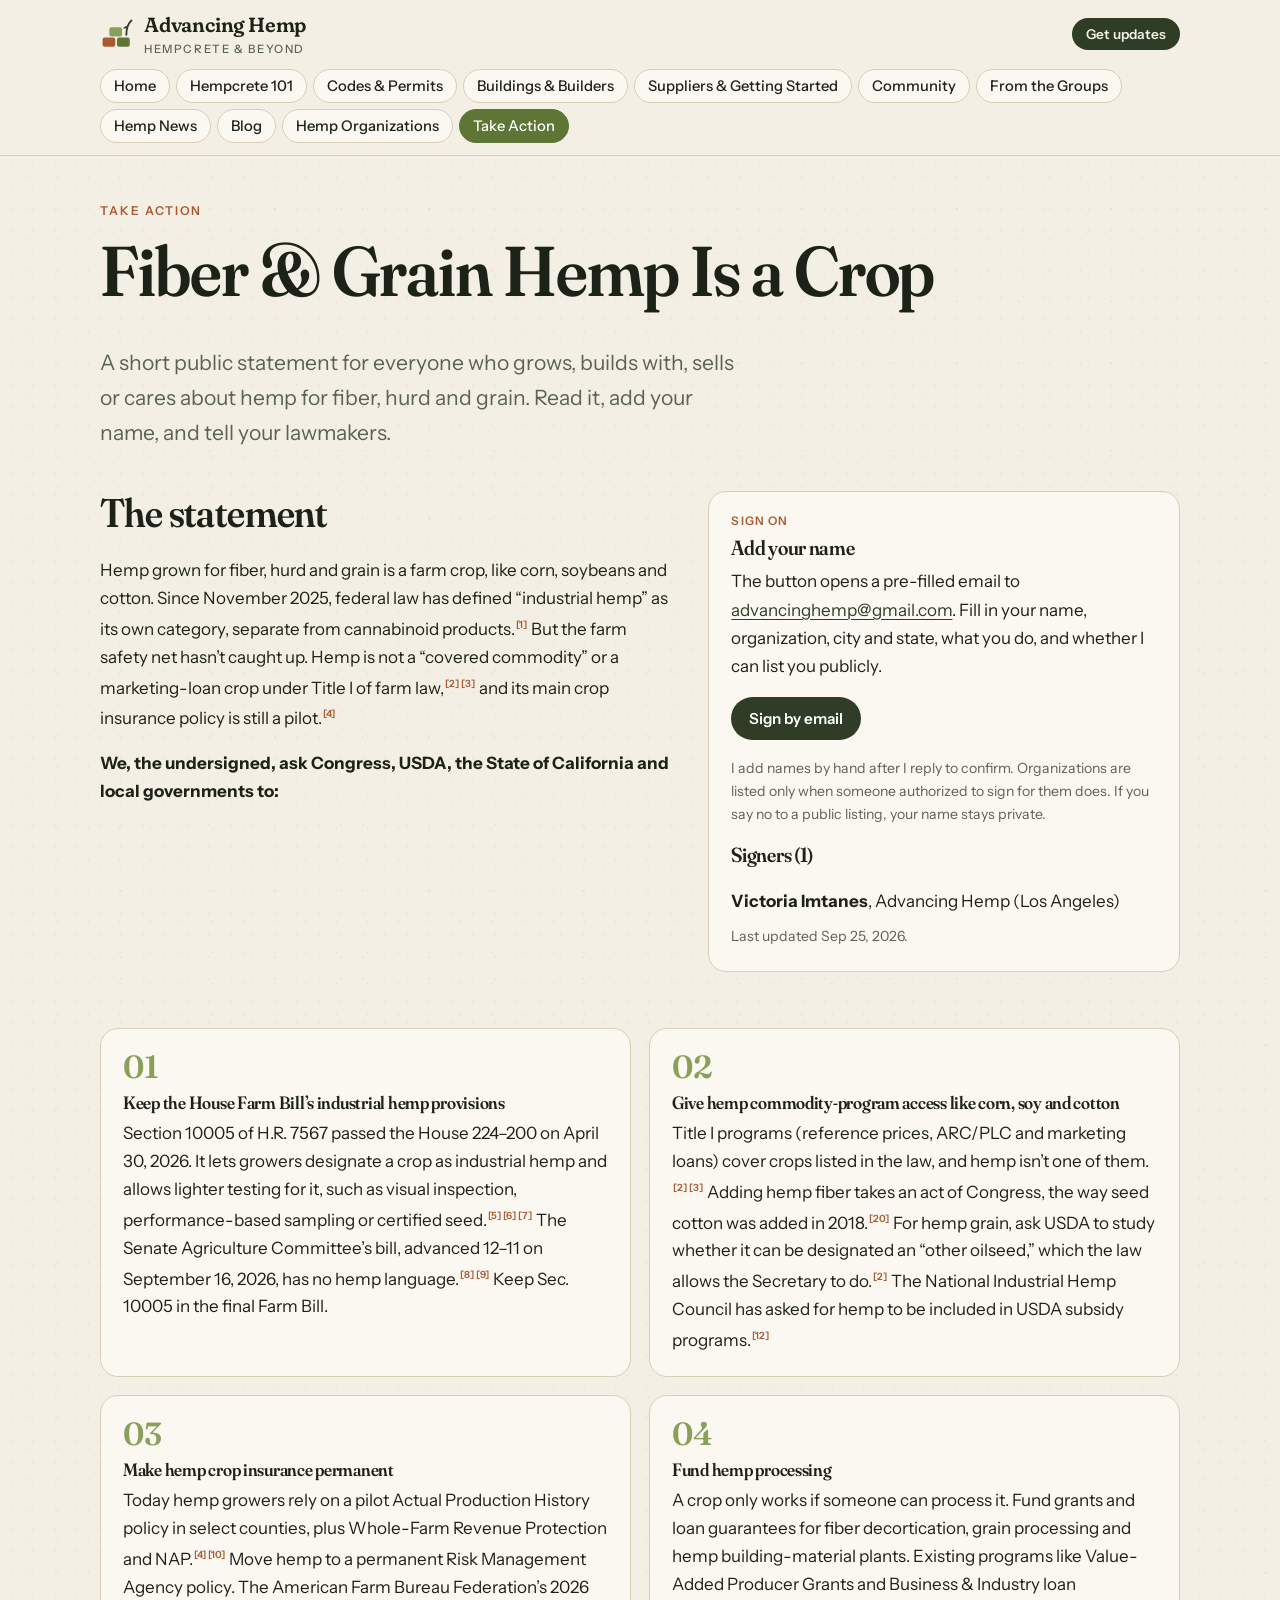
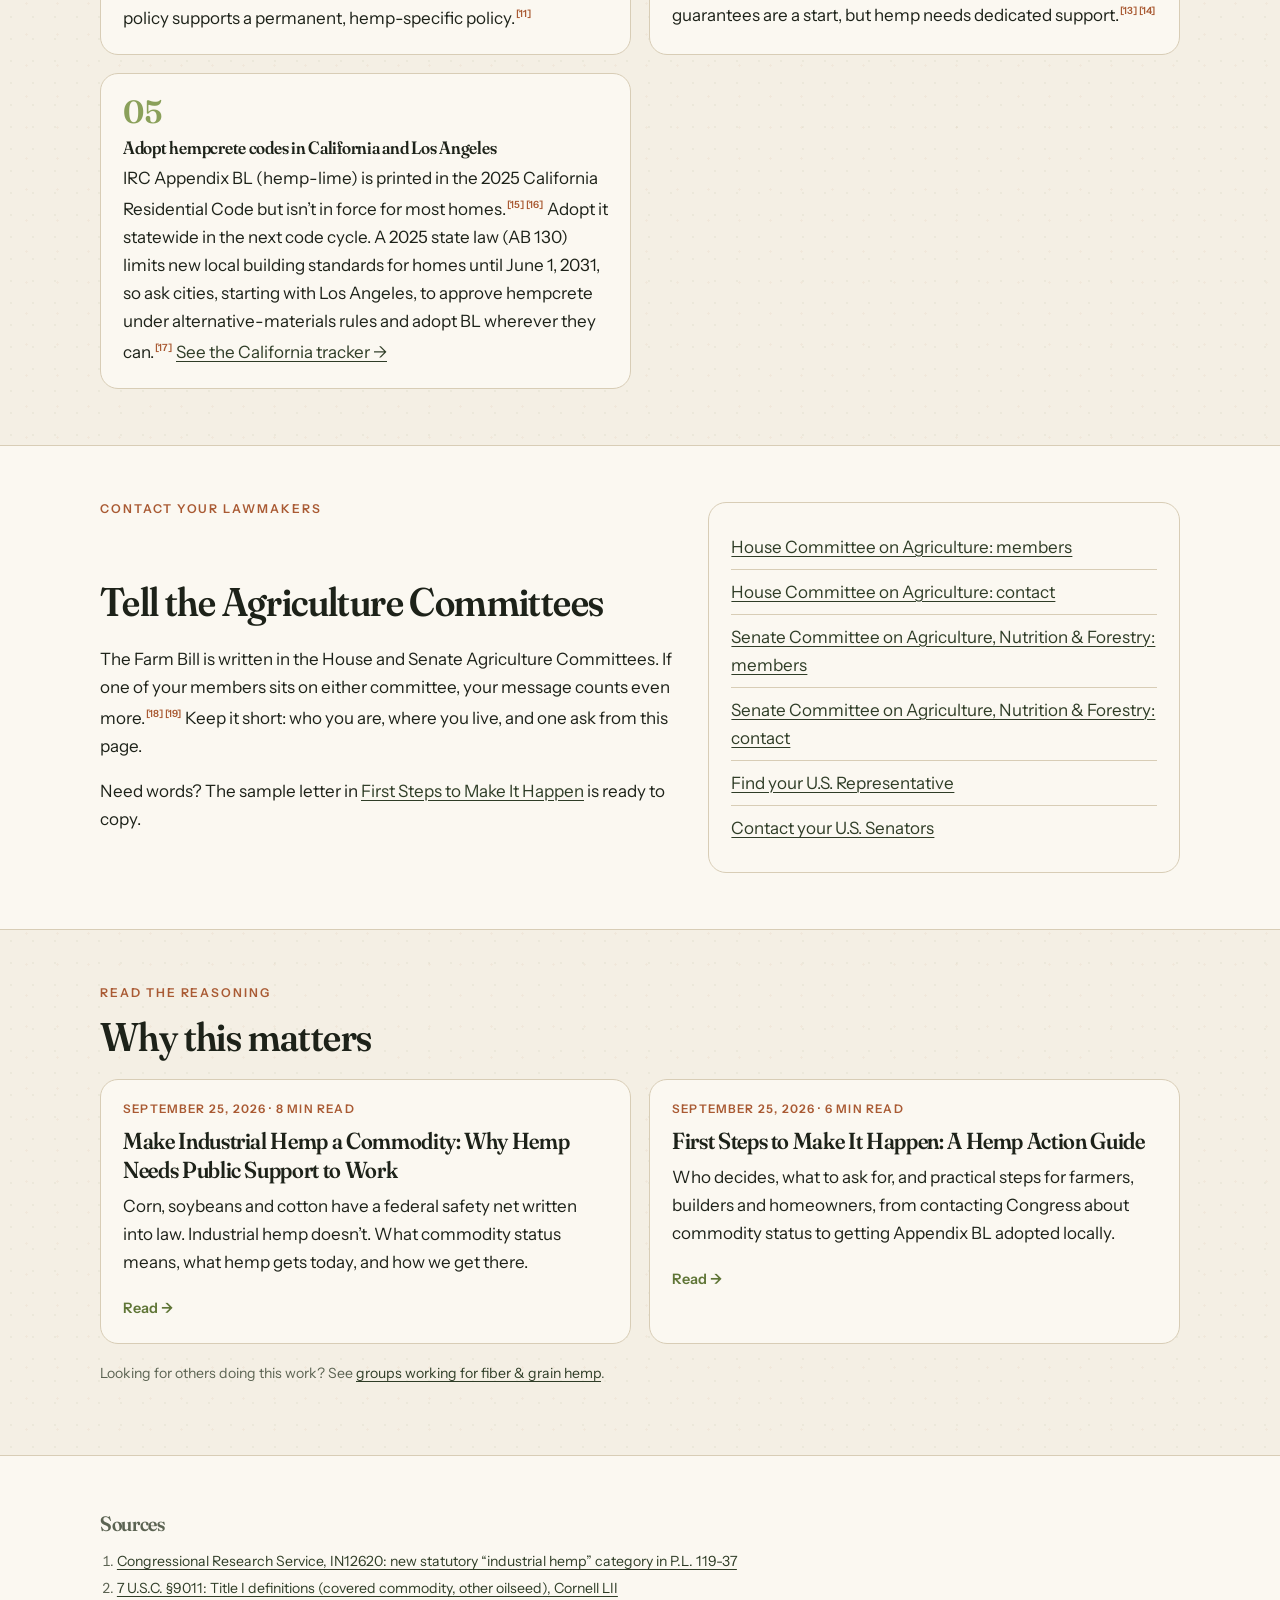
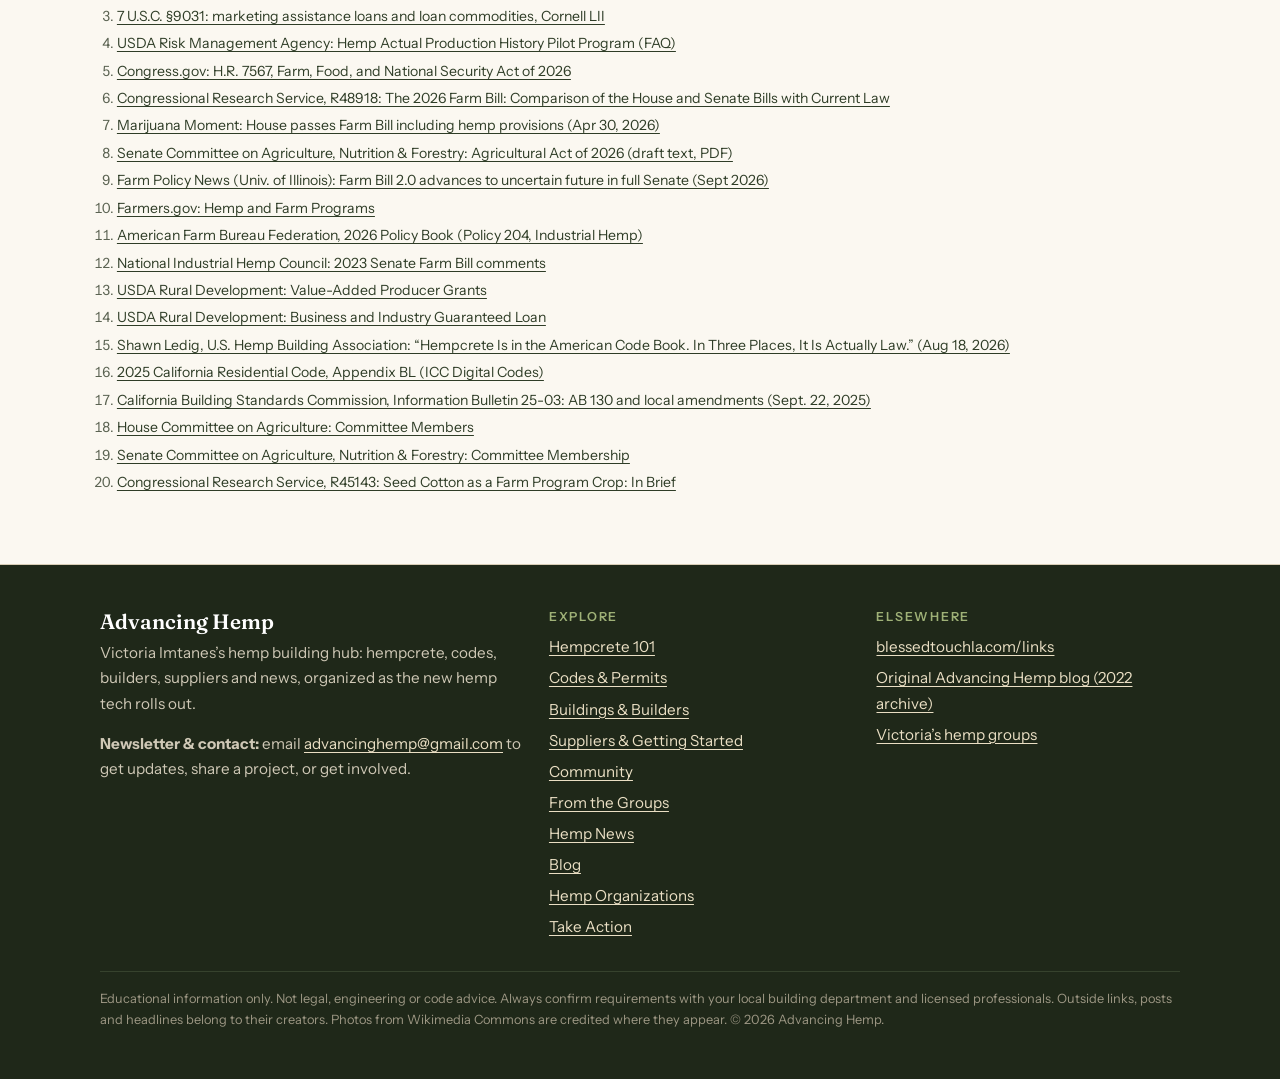
<file: take-action/index.html>
<!doctype html>
<html lang="en">
<head>
<meta charset="utf-8">
<meta name="viewport" content="width=device-width, initial-scale=1">
<title>Take Action: Fiber &amp; Grain Hemp Is a Crop · Advancing Hemp</title>
<meta name="description" content="Sign the statement “Fiber &amp; Grain Hemp Is a Crop”: keep the House Farm Bill hemp provisions, commodity-program access, permanent crop insurance, processing grants and hempcrete codes.">
<meta property="og:title" content="Take Action: Fiber &amp; Grain Hemp Is a Crop · Advancing Hemp">
<meta property="og:description" content="Sign the statement “Fiber &amp; Grain Hemp Is a Crop”: keep the House Farm Bill hemp provisions, commodity-program access, permanent crop insurance, processing grants and hempcrete codes.">
<meta property="og:type" content="website">
<meta property="og:site_name" content="Advancing Hemp">
<style>.org-card h3{font-size:1.15rem}.org-card .org-link{font:600 .92rem var(--sans);margin-top:10px}.org-card .org-link a{color:var(--hemp);text-decoration:none}
.signers{list-style:none;margin:10px 0 0;padding:0}.signers li{padding:10px 0;border-top:1px solid var(--line)}.signers li:first-child{border-top:0}
.ask h3{font-size:1.12rem}.ta-links{list-style:none;padding:0;margin:0}.ta-links li{padding:8px 0;border-top:1px solid var(--line)}.ta-links li:first-child{border-top:0}
.tbl-wrap{margin:14px 0}.tbl{width:100%;border-collapse:collapse;font-size:.95rem;background:var(--paper);border:1px solid var(--line);border-radius:12px}
.tbl th,.tbl td{text-align:left;vertical-align:top;padding:10px 12px;border-top:1px solid var(--line)}.tbl th{font:600 .78rem var(--sans);letter-spacing:.06em;text-transform:uppercase;color:var(--muted);border-top:0}
.st{display:inline-block;font:600 .72rem var(--sans);letter-spacing:.06em;text-transform:uppercase;padding:3px 8px;border-radius:999px;white-space:nowrap}
@media (max-width:699px){.tbl,.tbl tbody,.tbl tr,.tbl td{display:block}.tbl thead{display:none}.tbl tr{padding:12px 0;border-top:1px solid var(--line)}.tbl tr:first-child{border-top:0}.tbl td{border:0;padding:3px 14px}}
.st.no{background:var(--clay-soft);color:var(--clay)}.st.unk{background:#ecebe4;color:#5b5a50}.st.yes{background:#e3ead3;color:var(--hemp)}</style>
<meta name="theme-color" content="#2f3d27">
<link rel="icon" href="../assets/img/favicon.svg" type="image/svg+xml">
<link rel="preconnect" href="https://fonts.googleapis.com">
<link rel="preconnect" href="https://fonts.gstatic.com" crossorigin>
<link href="https://fonts.googleapis.com/css2?family=Fraunces:ital,opsz,wght,SOFT@0,9..144,400..700,0..100;1,9..144,400..600,0..100&amp;family=Instrument+Sans:wght@400;500;600&amp;display=swap" rel="stylesheet">
<link rel="stylesheet" href="../assets/css/site.css">
</head>
<body>
<a class="skip" href="#main">Skip to content</a>
<header class="site-head">
<div class="wrap">
<div class="head-row">
<a class="brand" href="../"><svg viewBox="0 0 40 40" aria-hidden="true"><rect x="3" y="24" width="15" height="11" rx="2.5" fill="#a95a33"/><rect x="20" y="24" width="15" height="11" rx="2.5" fill="#5f7536"/><rect x="11" y="12" width="15" height="11" rx="2.5" fill="#8aa05a"/><path d="M31 21c0-8 2-13 6-17" stroke="#2f3d27" stroke-width="2.2" fill="none" stroke-linecap="round"/><path d="M33.2 10.5c-3-.3-5 .8-6 3 2.8.4 4.9-.6 6-3z" fill="#2f3d27"/></svg><span><b>Advancing Hemp</b><small>Hempcrete &amp; beyond</small></span></a>
<a class="head-cta" href="mailto:advancinghemp@gmail.com?subject=Advancing%20Hemp">Get updates</a>
</div>
<nav class="nav" aria-label="Main"><a href="../">Home</a><a href="../hempcrete-101/">Hempcrete 101</a><a href="../codes-permits/">Codes &amp; Permits</a><a href="../buildings-builders/">Buildings &amp; Builders</a><a href="../suppliers/">Suppliers &amp; Getting Started</a><a href="../community/">Community</a><a href="../groups/">From the Groups</a><a href="../news/">Hemp News</a><a href="../blog/">Blog</a><a href="../allies/">Hemp Organizations</a><a href="../take-action/" aria-current="page">Take Action</a></nav>
</div>
</header>
<main id="main">
<section class="page-hero"><div class="wrap">
<p class="eyebrow">Take Action</p>
<h1>Fiber &amp; Grain Hemp Is a Crop</h1>
<p class="lede">A short public statement for everyone who grows, builds with, sells or cares about hemp for fiber, hurd and grain. Read it, add your name, and tell your lawmakers.</p>
</div></section>
<section style="padding-top:12px"><div class="wrap split">
<div class="prose">
<h2>The statement</h2>
<p>Hemp grown for fiber, hurd and grain is a farm crop, like corn, soybeans and cotton. Since November 2025, federal law has defined &ldquo;industrial hemp&rdquo; as its own category, separate from cannabinoid products.<sup class="c"><a href="#s1" aria-label="source 1">[1]</a></sup> But the farm safety net hasn&rsquo;t caught up. Hemp is not a &ldquo;covered commodity&rdquo; or a marketing-loan crop under Title I of farm law,<sup class="c"><a href="#s2" aria-label="source 2">[2]</a></sup><sup class="c"><a href="#s3" aria-label="source 3">[3]</a></sup> and its main crop insurance policy is still a pilot.<sup class="c"><a href="#s4" aria-label="source 4">[4]</a></sup></p>
<p><strong>We, the undersigned, ask Congress, USDA, the State of California and local governments to:</strong></p>
</div>
<aside class="card" id="sign">
<p class="meta">Sign on</p>
<h3>Add your name</h3>
<p>The button opens a pre-filled email to <a href="mailto:advancinghemp@gmail.com?subject=Advancing%20Hemp">advancinghemp@gmail.com</a>. Fill in your name, organization, city and state, what you do, and whether I can list you publicly.</p>
<p class="btns"><a class="btn solid" href="mailto:advancinghemp@gmail.com?subject=Sign%20on%3A%20Fiber%20%26%20Grain%20Hemp%20Is%20a%20Crop&body=Please%20add%20my%20name%20to%20the%20statement%20%22Fiber%20%26%20Grain%20Hemp%20Is%20a%20Crop.%22%0A%0AName%3A%0AOrganization%20%28if%20any%29%3A%0ACity%2C%20State%3A%0AI%20am%20a%20%28farmer%20/%20builder%20/%20business%20/%20organization%20/%20individual%29%3A%0AOK%20to%20list%20my%20name%20publicly%3F%20%28yes%20/%20no%29%3A%0AIf%20signing%20for%20an%20organization%3A%20I%27m%20authorized%20to%20sign%20for%20it%20%28yes%20/%20no%29%3A%0A%0AAnything%20you%27d%20like%20to%20add%20%28optional%29%3A%0A">Sign by email</a></p>
<p class="sources">I add names by hand after I reply to confirm. Organizations are listed only when someone authorized to sign for them does. If you say no to a public listing, your name stays private.</p>
<h3 style="margin-top:18px">Signers (1)</h3>
<ol class="signers"><li><strong>Victoria Imtanes</strong>, Advancing Hemp (Los Angeles)</li></ol>
<p class="sources">Last updated Sep 25, 2026.</p>
</aside>
</div></section>
<section style="padding-top:0"><div class="wrap">
<div class="grid g2" style="counter-reset:step">
<div class="card num ask"><h3>Keep the House Farm Bill&rsquo;s industrial hemp provisions</h3><p>Section 10005 of H.R. 7567 passed the House 224&ndash;200 on April 30, 2026. It lets growers designate a crop as industrial hemp and allows lighter testing for it, such as visual inspection, performance-based sampling or certified seed.<sup class="c"><a href="#s5" aria-label="source 5">[5]</a></sup><sup class="c"><a href="#s6" aria-label="source 6">[6]</a></sup><sup class="c"><a href="#s7" aria-label="source 7">[7]</a></sup> The Senate Agriculture Committee&rsquo;s bill, advanced 12&ndash;11 on September 16, 2026, has no hemp language.<sup class="c"><a href="#s8" aria-label="source 8">[8]</a></sup><sup class="c"><a href="#s9" aria-label="source 9">[9]</a></sup> Keep Sec. 10005 in the final Farm Bill.</p></div>
<div class="card num ask"><h3>Give hemp commodity-program access like corn, soy and cotton</h3><p>Title I programs (reference prices, ARC/PLC and marketing loans) cover crops listed in the law, and hemp isn&rsquo;t one of them.<sup class="c"><a href="#s2" aria-label="source 2">[2]</a></sup><sup class="c"><a href="#s3" aria-label="source 3">[3]</a></sup> Adding hemp fiber takes an act of Congress, the way seed cotton was added in 2018.<sup class="c"><a href="#s20" aria-label="source 20">[20]</a></sup> For hemp grain, ask USDA to study whether it can be designated an &ldquo;other oilseed,&rdquo; which the law allows the Secretary to do.<sup class="c"><a href="#s2" aria-label="source 2">[2]</a></sup> The National Industrial Hemp Council has asked for hemp to be included in USDA subsidy programs.<sup class="c"><a href="#s12" aria-label="source 12">[12]</a></sup></p></div>
<div class="card num ask"><h3>Make hemp crop insurance permanent</h3><p>Today hemp growers rely on a pilot Actual Production History policy in select counties, plus Whole-Farm Revenue Protection and NAP.<sup class="c"><a href="#s4" aria-label="source 4">[4]</a></sup><sup class="c"><a href="#s10" aria-label="source 10">[10]</a></sup> Move hemp to a permanent Risk Management Agency policy. The American Farm Bureau Federation&rsquo;s 2026 policy supports a permanent, hemp-specific policy.<sup class="c"><a href="#s11" aria-label="source 11">[11]</a></sup></p></div>
<div class="card num ask"><h3>Fund hemp processing</h3><p>A crop only works if someone can process it. Fund grants and loan guarantees for fiber decortication, grain processing and hemp building-material plants. Existing programs like Value-Added Producer Grants and Business &amp; Industry loan guarantees are a start, but hemp needs dedicated support.<sup class="c"><a href="#s13" aria-label="source 13">[13]</a></sup><sup class="c"><a href="#s14" aria-label="source 14">[14]</a></sup></p></div>
<div class="card num ask"><h3>Adopt hempcrete codes in California and Los Angeles</h3><p>IRC Appendix BL (hemp-lime) is printed in the 2025 California Residential Code but isn&rsquo;t in force for most homes.<sup class="c"><a href="#s15" aria-label="source 15">[15]</a></sup><sup class="c"><a href="#s16" aria-label="source 16">[16]</a></sup> Adopt it statewide in the next code cycle. A 2025 state law (AB 130) limits new local building standards for homes until June 1, 2031, so ask cities, starting with Los Angeles, to approve hempcrete under alternative-materials rules and adopt BL wherever they can.<sup class="c"><a href="#s17" aria-label="source 17">[17]</a></sup> <a href="../california/">See the California tracker &rarr;</a></p></div>
</div>
</div></section>
<section class="band"><div class="wrap split">
<div class="prose">
<p class="eyebrow">Contact your lawmakers</p>
<h2>Tell the Agriculture Committees</h2>
<p>The Farm Bill is written in the House and Senate Agriculture Committees. If one of your members sits on either committee, your message counts even more.<sup class="c"><a href="#s18" aria-label="source 18">[18]</a></sup><sup class="c"><a href="#s19" aria-label="source 19">[19]</a></sup> Keep it short: who you are, where you live, and one ask from this page.</p>
<p>Need words? The sample letter in <a href="../blog/hemp-action-guide/">First Steps to Make It Happen</a> is ready to copy.</p>
</div>
<div class="card">
<ul class="ta-links">
<li><a href="https://agriculture.house.gov/about/committee_members.htm" rel="noopener" target="_blank">House Committee on Agriculture: members</a></li>
<li><a href="https://agriculture.house.gov/contact/" rel="noopener" target="_blank">House Committee on Agriculture: contact</a></li>
<li><a href="https://www.agriculture.senate.gov/about/membership" rel="noopener" target="_blank">Senate Committee on Agriculture, Nutrition &amp; Forestry: members</a></li>
<li><a href="https://www.agriculture.senate.gov/contact" rel="noopener" target="_blank">Senate Committee on Agriculture, Nutrition &amp; Forestry: contact</a></li>
<li><a href="https://www.house.gov/representatives/find-your-representative" rel="noopener" target="_blank">Find your U.S. Representative</a></li>
<li><a href="https://www.senate.gov/senators/senators-contact.htm" rel="noopener" target="_blank">Contact your U.S. Senators</a></li>
</ul>
</div>
</div></section>
<section><div class="wrap">
<p class="eyebrow">Read the reasoning</p>
<h2>Why this matters</h2>
<div class="grid g2 blog-list" style="margin-top:18px"><a class="card blog-card" href="../blog/industrial-hemp-commodity/"><p class="meta"><time datetime="2026-09-25">September 25, 2026</time> &middot; 8 min read</p><h3>Make Industrial Hemp a Commodity: Why Hemp Needs Public Support to Work</h3><p>Corn, soybeans and cotton have a federal safety net written into law. Industrial hemp doesn’t. What commodity status means, what hemp gets today, and how we get there.</p><span class="go">Read &rarr;</span></a><a class="card blog-card" href="../blog/hemp-action-guide/"><p class="meta"><time datetime="2026-09-25">September 25, 2026</time> &middot; 6 min read</p><h3>First Steps to Make It Happen: A Hemp Action Guide</h3><p>Who decides, what to ask for, and practical steps for farmers, builders and homeowners, from contacting Congress about commodity status to getting Appendix BL adopted locally.</p><span class="go">Read &rarr;</span></a></div>
<p class="sources" style="margin-top:18px">Looking for others doing this work? See <a href="../allies/">groups working for fiber &amp; grain hemp</a>.</p>
</div></section>
<section class="band"><div class="wrap sources"><h2 style="font-size:1.3rem">Sources</h2><ol><li id="s1"><a href="https://www.congress.gov/crs-product/IN12620" rel="noopener" target="_blank">Congressional Research Service, IN12620: new statutory “industrial hemp” category in P.L. 119-37</a></li><li id="s2"><a href="https://www.law.cornell.edu/uscode/text/7/9011" rel="noopener" target="_blank">7 U.S.C. §9011: Title I definitions (covered commodity, other oilseed), Cornell LII</a></li><li id="s3"><a href="https://www.law.cornell.edu/uscode/text/7/9031" rel="noopener" target="_blank">7 U.S.C. §9031: marketing assistance loans and loan commodities, Cornell LII</a></li><li id="s4"><a href="https://www.rma.usda.gov/about-crop-insurance/frequently-asked-questions/hemp-actual-production-history-pilot-program" rel="noopener" target="_blank">USDA Risk Management Agency: Hemp Actual Production History Pilot Program (FAQ)</a></li><li id="s5"><a href="https://www.congress.gov/bill/119th-congress/house-bill/7567" rel="noopener" target="_blank">Congress.gov: H.R. 7567, Farm, Food, and National Security Act of 2026</a></li><li id="s6"><a href="https://www.everycrsreport.com/files/2026-07-29_R48918_299f24f270e4b3d15cd60dff43559c9e3cbe2a02.html" rel="noopener" target="_blank">Congressional Research Service, R48918: The 2026 Farm Bill: Comparison of the House and Senate Bills with Current Law</a></li><li id="s7"><a href="https://www.marijuanamoment.net/house-passes-farm-bill-including-hemp-provisions-but-without-delaying-thc-product-ban-scheduled-for-this-year/" rel="noopener" target="_blank">Marijuana Moment: House passes Farm Bill including hemp provisions (Apr 30, 2026)</a></li><li id="s8"><a href="https://www.agriculture.senate.gov/imo/media/doc/agricultural_act_of_2026.pdf" rel="noopener" target="_blank">Senate Committee on Agriculture, Nutrition &amp; Forestry: Agricultural Act of 2026 (draft text, PDF)</a></li><li id="s9"><a href="https://farmpolicynews.illinois.edu/2026/09/farm-bill-2-0-advances-to-uncertain-future-in-full-senate/" rel="noopener" target="_blank">Farm Policy News (Univ. of Illinois): Farm Bill 2.0 advances to uncertain future in full Senate (Sept 2026)</a></li><li id="s10"><a href="https://www.farmers.gov/your-business/row-crops/hemp" rel="noopener" target="_blank">Farmers.gov: Hemp and Farm Programs</a></li><li id="s11"><a href="https://www.sdfbf.org/WebsitePageFile/file/16d04e49-d54e-4cd2-81f0-18e4accdb7ee/AFBF-Policy-Book-2026FINAL.pdf" rel="noopener" target="_blank">American Farm Bureau Federation, 2026 Policy Book (Policy 204, Industrial Hemp)</a></li><li id="s12"><a href="https://nihcoa.com/senate-ag-fb-covletmcomment-submitted/" rel="noopener" target="_blank">National Industrial Hemp Council: 2023 Senate Farm Bill comments</a></li><li id="s13"><a href="https://www.rd.usda.gov/programs-services/business-programs/value-added-producer-grants" rel="noopener" target="_blank">USDA Rural Development: Value-Added Producer Grants</a></li><li id="s14"><a href="https://www.rd.usda.gov/programs-services/business-programs/business-industry-loan-guarantees" rel="noopener" target="_blank">USDA Rural Development: Business and Industry Guaranteed Loan</a></li><li id="s15"><a href="https://www.ushempbuilding.org/post/hempcrete-is-in-the-american-code-book-in-three-places-it-is-actually-law" rel="noopener" target="_blank">Shawn Ledig, U.S. Hemp Building Association: “Hempcrete Is in the American Code Book. In Three Places, It Is Actually Law.” (Aug 18, 2026)</a></li><li id="s16"><a href="https://codes.iccsafe.org/content/CARC2025P1/appendix-bl-hemp-lime-hempcrete-construction" rel="noopener" target="_blank">2025 California Residential Code, Appendix BL (ICC Digital Codes)</a></li><li id="s17"><a href="https://www.dgs.ca.gov/-/media/Divisions/BSC/06-News/Information-Bulletins/2025/BSC-Bulletin-25-03-AB130-FINAL.pdf" rel="noopener" target="_blank">California Building Standards Commission, Information Bulletin 25-03: AB 130 and local amendments (Sept. 22, 2025)</a></li><li id="s18"><a href="https://agriculture.house.gov/about/committee_members.htm" rel="noopener" target="_blank">House Committee on Agriculture: Committee Members</a></li><li id="s19"><a href="https://www.agriculture.senate.gov/about/membership" rel="noopener" target="_blank">Senate Committee on Agriculture, Nutrition &amp; Forestry: Committee Membership</a></li><li id="s20"><a href="https://www.congress.gov/crs-product/R45143" rel="noopener" target="_blank">Congressional Research Service, R45143: Seed Cotton as a Farm Program Crop: In Brief</a></li></ol></div></section>
</main>
<footer class="site-foot">
<div class="wrap">
<div class="foot-grid">
<div>
<p style="font:600 1.3rem var(--serif);color:#fff;margin-bottom:6px">Advancing Hemp</p>
<p>Victoria Imtanes&rsquo;s hemp building hub: hempcrete, codes, builders, suppliers and news, organized as the new hemp tech rolls out.</p>
<p><strong>Newsletter &amp; contact:</strong> email <a href="mailto:advancinghemp@gmail.com?subject=Advancing%20Hemp">advancinghemp@gmail.com</a> to get updates, share a project, or get involved.</p>
</div>
<div>
<h4>Explore</h4>
<ul><li><a href="../hempcrete-101/">Hempcrete 101</a></li><li><a href="../codes-permits/">Codes &amp; Permits</a></li><li><a href="../buildings-builders/">Buildings &amp; Builders</a></li><li><a href="../suppliers/">Suppliers &amp; Getting Started</a></li><li><a href="../community/">Community</a></li><li><a href="../groups/">From the Groups</a></li><li><a href="../news/">Hemp News</a></li><li><a href="../blog/">Blog</a></li><li><a href="../allies/">Hemp Organizations</a></li><li><a href="../take-action/">Take Action</a></li></ul>
</div>
<div>
<h4>Elsewhere</h4>
<ul>
<li><a href="https://blessedtouchla.com/links/">blessedtouchla.com/links</a></li>
<li><a href="https://advancinghemp.wordpress.com/">Original Advancing Hemp blog (2022 archive)</a></li>
<li><a href="../community/">Victoria&rsquo;s hemp groups</a></li>
</ul>
</div>
</div>
<p class="fine">Educational information only. Not legal, engineering or code advice. Always confirm requirements with your local building department and licensed professionals. Outside links, posts and headlines belong to their creators. Photos from Wikimedia Commons are credited where they appear. &copy; 2026 Advancing Hemp.</p>
</div>
</footer>
<script>(function(){var n=document.querySelector('.nav'),a=n&&n.querySelector('[aria-current]');if(a&&n.scrollWidth>n.clientWidth)n.scrollLeft=a.offsetLeft-20;})();</script>
</body>
</html>
</file>
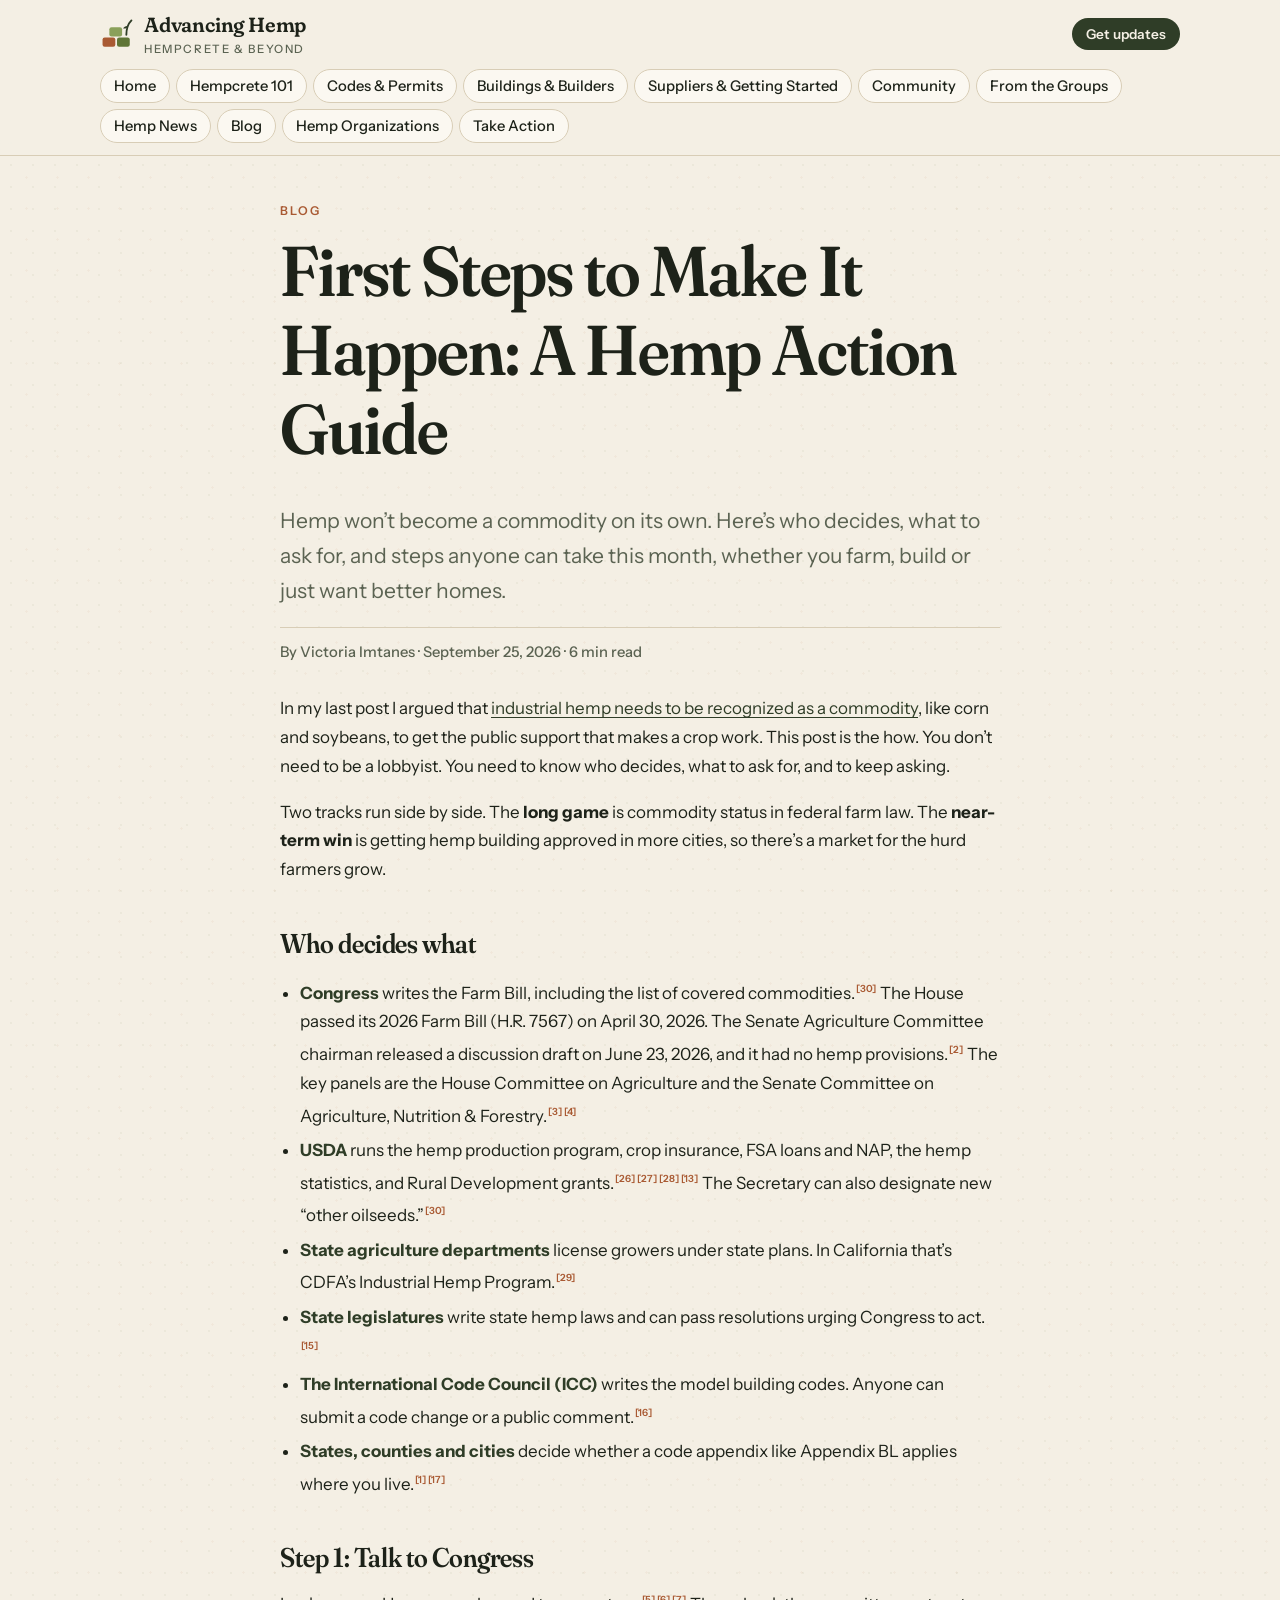
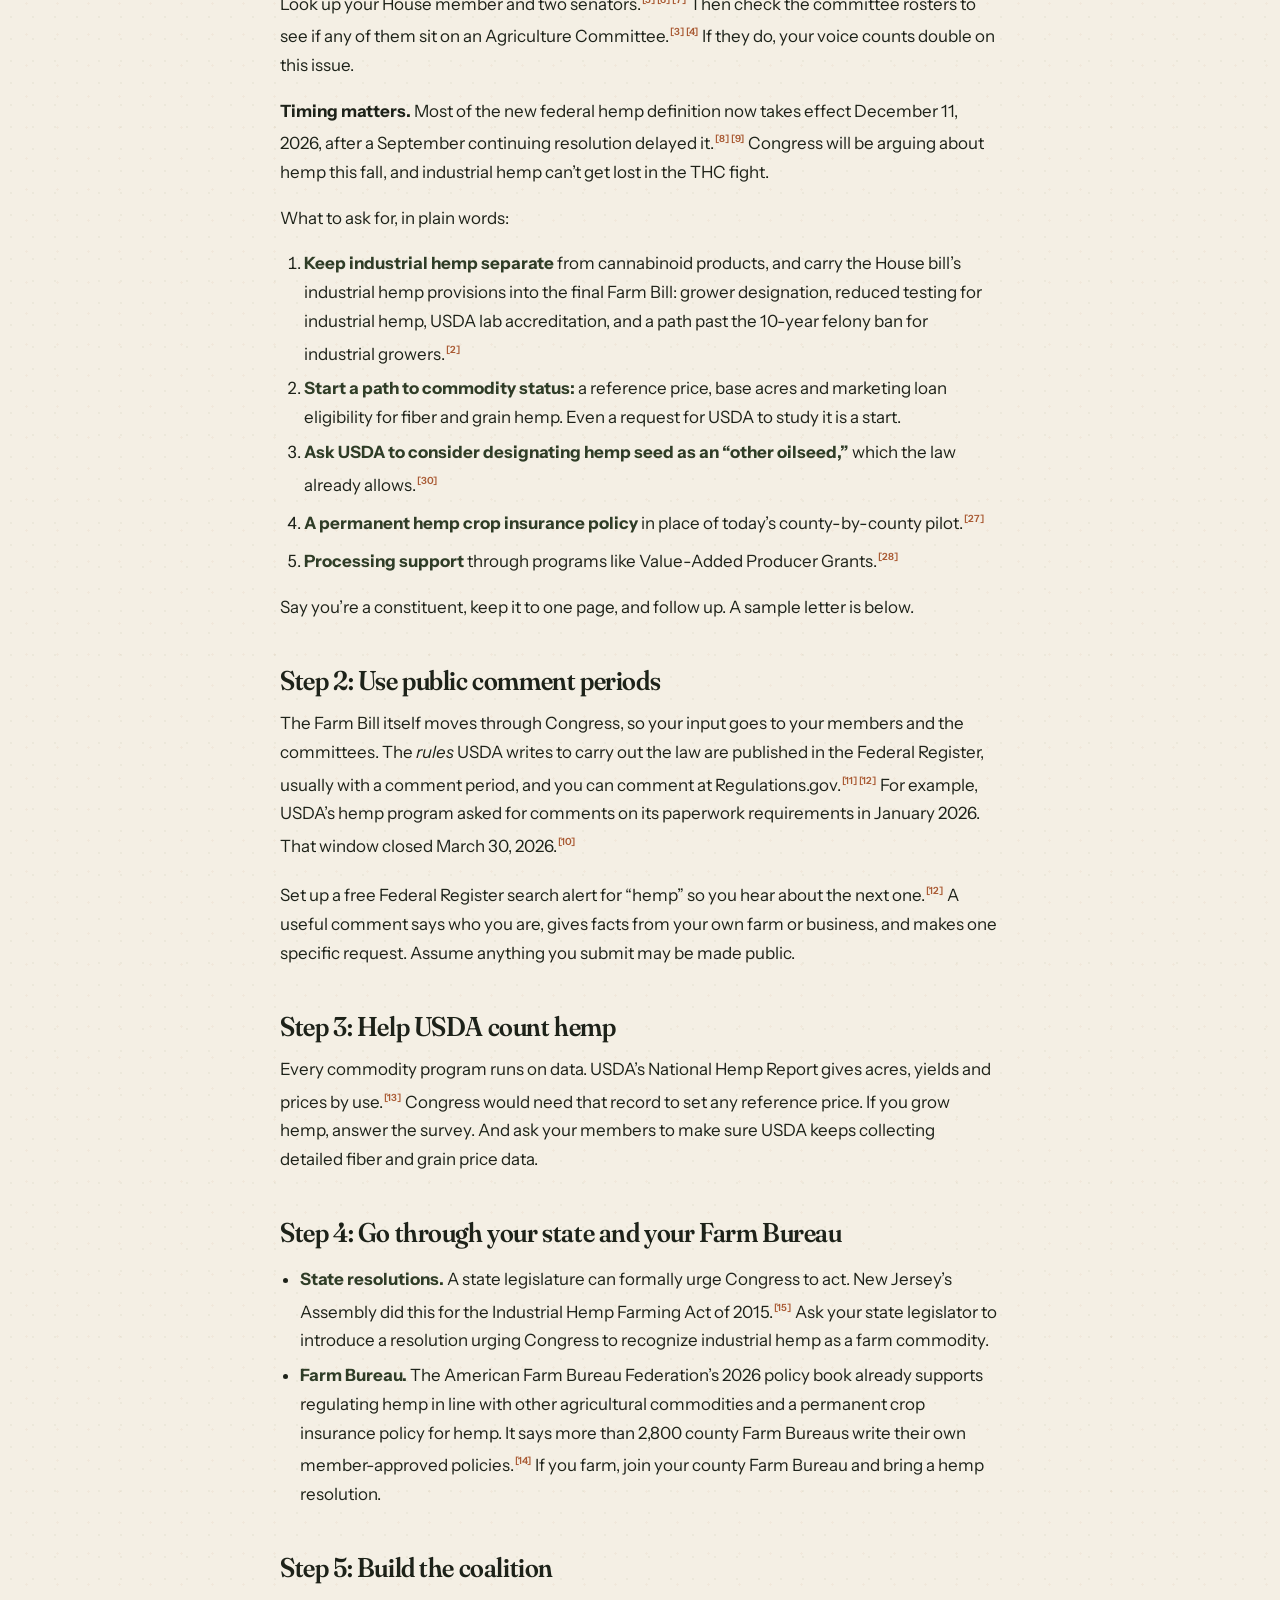
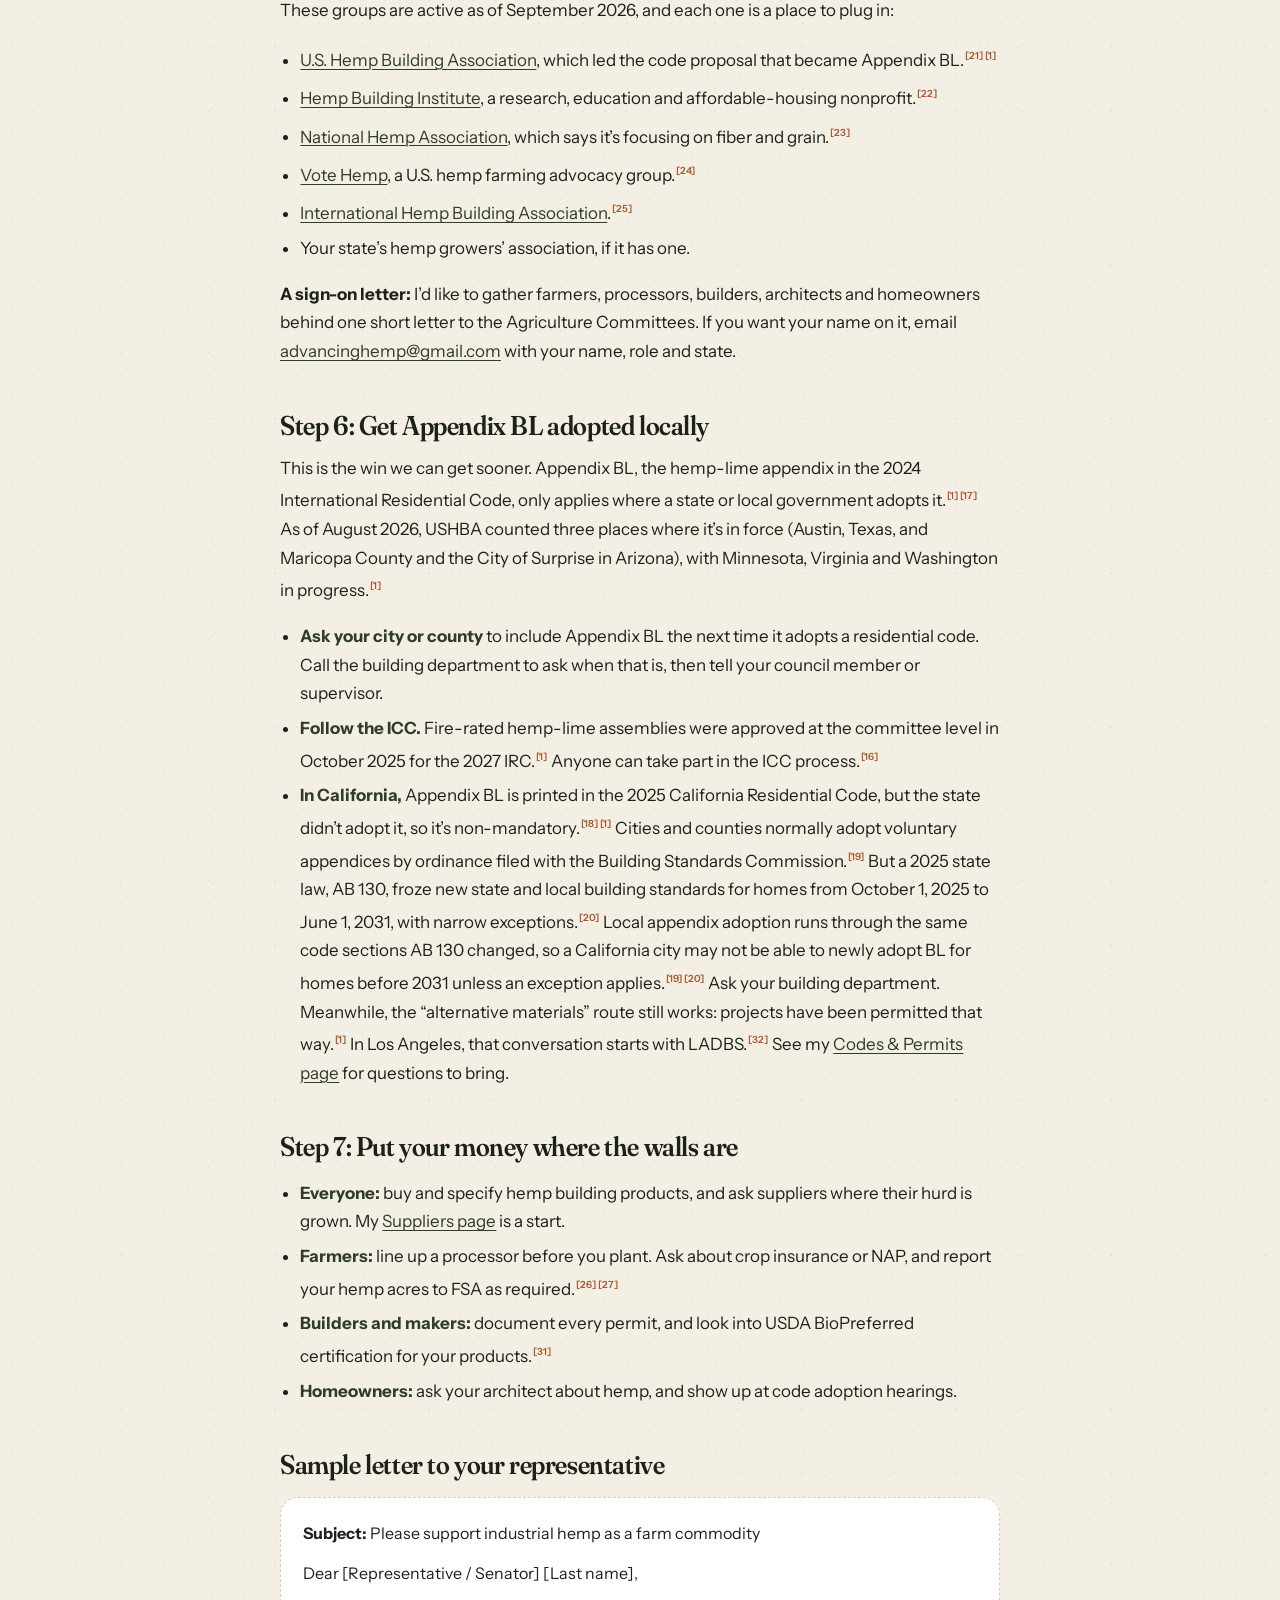
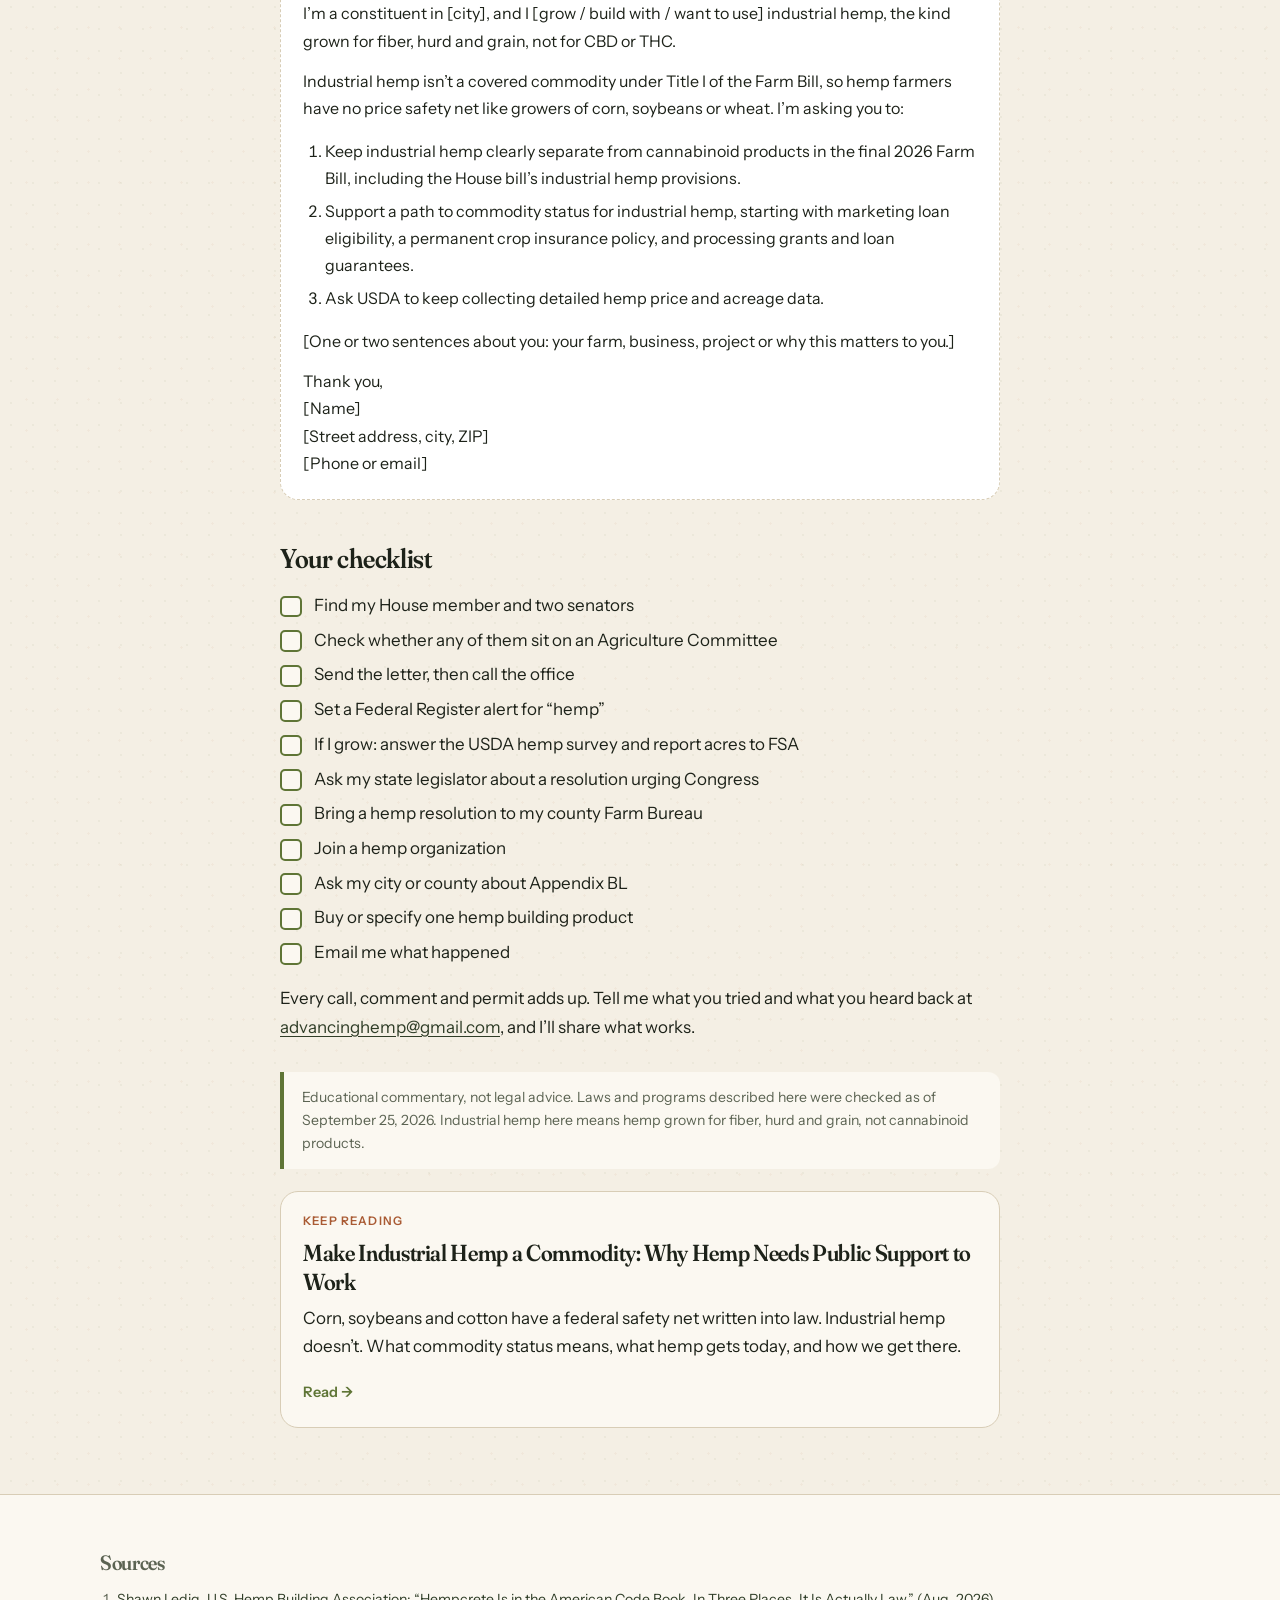
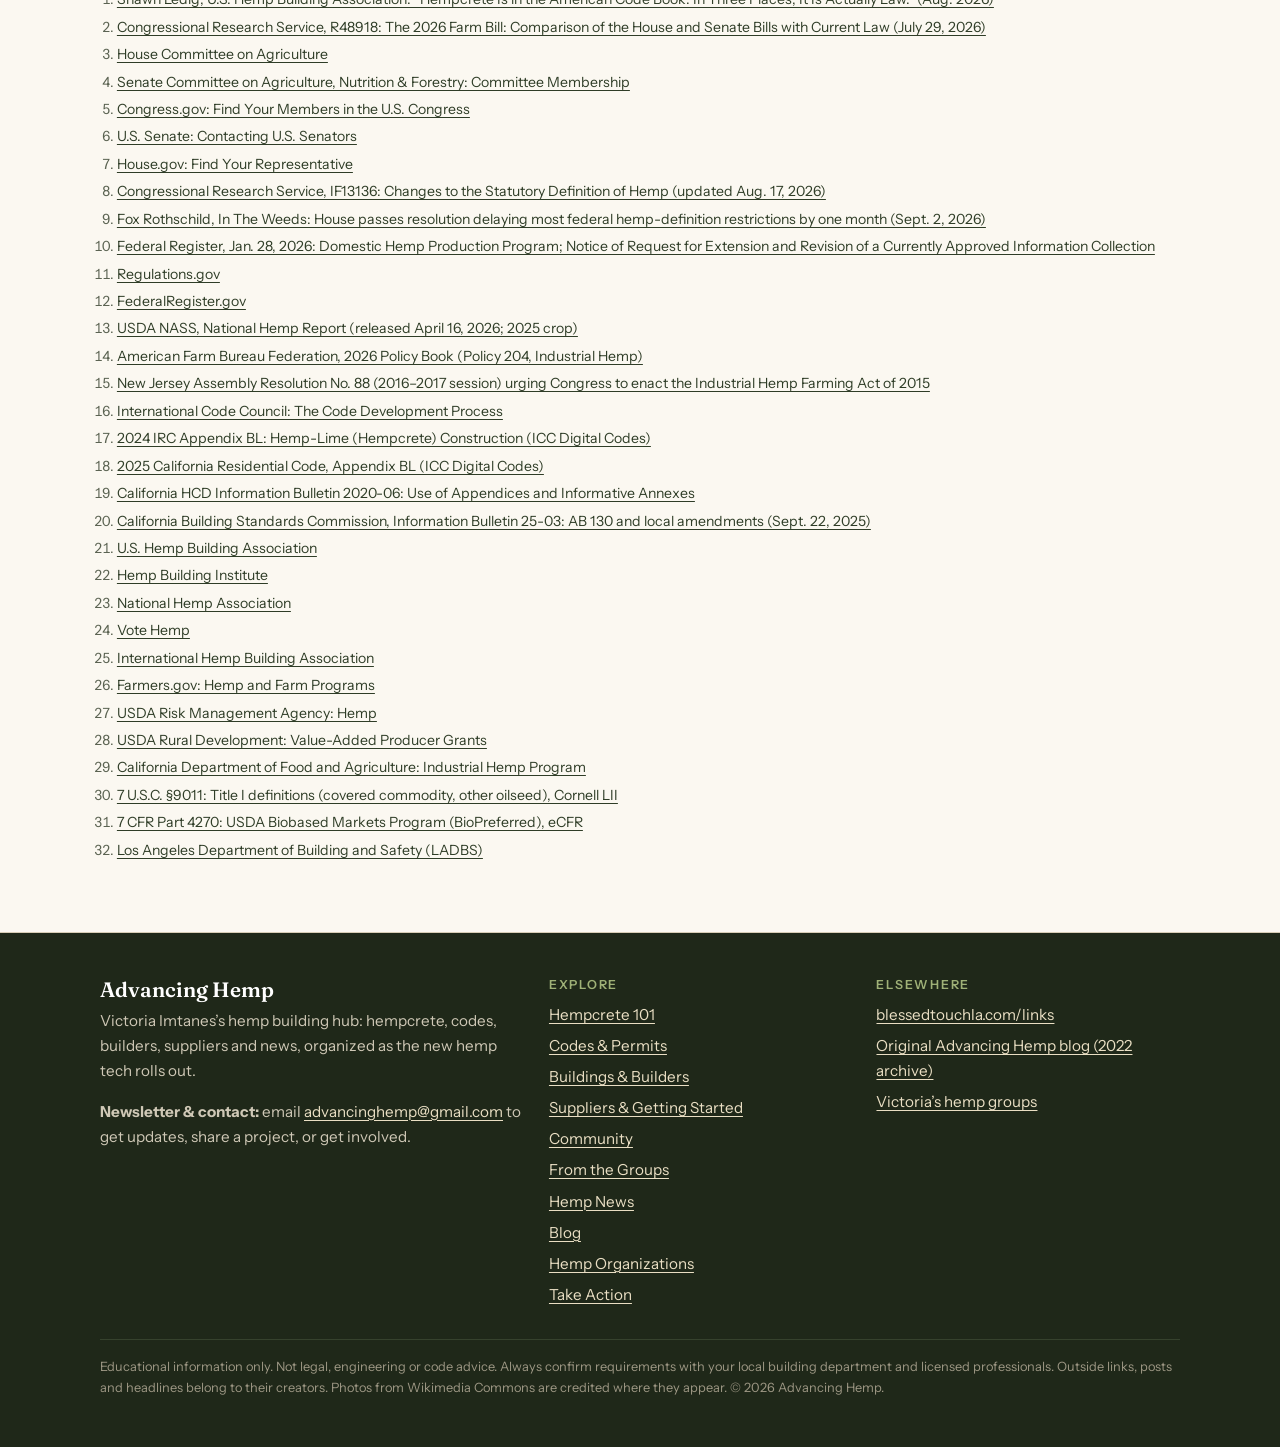
<file: blog/hemp-action-guide/index.html>
<!doctype html>
<html lang="en">
<head>
<meta charset="utf-8">
<meta name="viewport" content="width=device-width, initial-scale=1">
<title>First Steps to Make It Happen: A Hemp Action Guide · Advancing Hemp</title>
<meta name="description" content="Who decides, what to ask for, and practical steps for farmers, builders and homeowners, from contacting Congress about commodity status to getting Appendix BL adopted locally.">
<meta property="og:title" content="First Steps to Make It Happen: A Hemp Action Guide · Advancing Hemp">
<meta property="og:description" content="Who decides, what to ask for, and practical steps for farmers, builders and homeowners, from contacting Congress about commodity status to getting Appendix BL adopted locally.">
<meta property="og:type" content="article">
<meta property="og:site_name" content="Advancing Hemp">
<meta property="og:url" content="https://blessedtouchla.com/advancinghemp/blog/hemp-action-guide/">
<meta property="article:published_time" content="2026-09-25">
<meta property="article:author" content="Victoria Imtanes">
<meta name="author" content="Victoria Imtanes">
<link rel="canonical" href="https://blessedtouchla.com/advancinghemp/blog/hemp-action-guide/">
<meta name="theme-color" content="#2f3d27">
<link rel="icon" href="../../assets/img/favicon.svg" type="image/svg+xml">
<link rel="preconnect" href="https://fonts.googleapis.com">
<link rel="preconnect" href="https://fonts.gstatic.com" crossorigin>
<link href="https://fonts.googleapis.com/css2?family=Fraunces:ital,opsz,wght,SOFT@0,9..144,400..700,0..100;1,9..144,400..600,0..100&amp;family=Instrument+Sans:wght@400;500;600&amp;display=swap" rel="stylesheet">
<link rel="stylesheet" href="../../assets/css/site.css">
</head>
<body>
<a class="skip" href="#main">Skip to content</a>
<header class="site-head">
<div class="wrap">
<div class="head-row">
<a class="brand" href="../../"><svg viewBox="0 0 40 40" aria-hidden="true"><rect x="3" y="24" width="15" height="11" rx="2.5" fill="#a95a33"/><rect x="20" y="24" width="15" height="11" rx="2.5" fill="#5f7536"/><rect x="11" y="12" width="15" height="11" rx="2.5" fill="#8aa05a"/><path d="M31 21c0-8 2-13 6-17" stroke="#2f3d27" stroke-width="2.2" fill="none" stroke-linecap="round"/><path d="M33.2 10.5c-3-.3-5 .8-6 3 2.8.4 4.9-.6 6-3z" fill="#2f3d27"/></svg><span><b>Advancing Hemp</b><small>Hempcrete &amp; beyond</small></span></a>
<a class="head-cta" href="mailto:advancinghemp@gmail.com?subject=Advancing%20Hemp">Get updates</a>
</div>
<nav class="nav" aria-label="Main"><a href="../../">Home</a><a href="../../hempcrete-101/">Hempcrete 101</a><a href="../../codes-permits/">Codes &amp; Permits</a><a href="../../buildings-builders/">Buildings &amp; Builders</a><a href="../../suppliers/">Suppliers &amp; Getting Started</a><a href="../../community/">Community</a><a href="../../groups/">From the Groups</a><a href="../../news/">Hemp News</a><a href="../../blog/">Blog</a><a href="../../allies/">Hemp Organizations</a><a href="../../take-action/">Take Action</a></nav>
</div>
</header>
<main id="main">
<section class="page-hero"><div class="wrap post-wrap">
<p class="eyebrow"><a href="../../blog/">Blog</a></p>
<h1>First Steps to Make It Happen: A Hemp Action Guide</h1>
<p class="lede">Hemp won&rsquo;t become a commodity on its own. Here&rsquo;s who decides, what to ask for, and steps anyone can take this month, whether you farm, build or just want better homes.</p>
<p class="byline">By Victoria Imtanes &middot; <time datetime="2026-09-25">September 25, 2026</time> &middot; 6 min read</p>
</div></section>
<section style="padding-top:4px"><div class="wrap post-wrap">
<article class="prose post">
<p>In my last post I argued that <a href="../../blog/industrial-hemp-commodity/">industrial hemp needs to be recognized as a commodity</a>, like corn and soybeans, to get the public support that makes a crop work. This post is the how. You don&rsquo;t need to be a lobbyist. You need to know who decides, what to ask for, and to keep asking.</p>
<p>Two tracks run side by side. The <strong>long game</strong> is commodity status in federal farm law. The <strong>near-term win</strong> is getting hemp building approved in more cities, so there&rsquo;s a market for the hurd farmers grow.</p>
<h2>Who decides what</h2>
<ul>
<li><strong>Congress</strong> writes the Farm Bill, including the list of covered commodities.<sup class="c"><a href="#s30" aria-label="source 30">[30]</a></sup> The House passed its 2026 Farm Bill (H.R. 7567) on April 30, 2026. The Senate Agriculture Committee chairman released a discussion draft on June 23, 2026, and it had no hemp provisions.<sup class="c"><a href="#s2" aria-label="source 2">[2]</a></sup> The key panels are the House Committee on Agriculture and the Senate Committee on Agriculture, Nutrition &amp; Forestry.<sup class="c"><a href="#s3" aria-label="source 3">[3]</a></sup><sup class="c"><a href="#s4" aria-label="source 4">[4]</a></sup></li>
<li><strong>USDA</strong> runs the hemp production program, crop insurance, FSA loans and NAP, the hemp statistics, and Rural Development grants.<sup class="c"><a href="#s26" aria-label="source 26">[26]</a></sup><sup class="c"><a href="#s27" aria-label="source 27">[27]</a></sup><sup class="c"><a href="#s28" aria-label="source 28">[28]</a></sup><sup class="c"><a href="#s13" aria-label="source 13">[13]</a></sup> The Secretary can also designate new &ldquo;other oilseeds.&rdquo;<sup class="c"><a href="#s30" aria-label="source 30">[30]</a></sup></li>
<li><strong>State agriculture departments</strong> license growers under state plans. In California that&rsquo;s CDFA&rsquo;s Industrial Hemp Program.<sup class="c"><a href="#s29" aria-label="source 29">[29]</a></sup></li>
<li><strong>State legislatures</strong> write state hemp laws and can pass resolutions urging Congress to act.<sup class="c"><a href="#s15" aria-label="source 15">[15]</a></sup></li>
<li><strong>The International Code Council (ICC)</strong> writes the model building codes. Anyone can submit a code change or a public comment.<sup class="c"><a href="#s16" aria-label="source 16">[16]</a></sup></li>
<li><strong>States, counties and cities</strong> decide whether a code appendix like Appendix BL applies where you live.<sup class="c"><a href="#s1" aria-label="source 1">[1]</a></sup><sup class="c"><a href="#s17" aria-label="source 17">[17]</a></sup></li>
</ul>
<h2>Step 1: Talk to Congress</h2>
<p>Look up your House member and two senators.<sup class="c"><a href="#s5" aria-label="source 5">[5]</a></sup><sup class="c"><a href="#s6" aria-label="source 6">[6]</a></sup><sup class="c"><a href="#s7" aria-label="source 7">[7]</a></sup> Then check the committee rosters to see if any of them sit on an Agriculture Committee.<sup class="c"><a href="#s3" aria-label="source 3">[3]</a></sup><sup class="c"><a href="#s4" aria-label="source 4">[4]</a></sup> If they do, your voice counts double on this issue.</p>
<p><strong>Timing matters.</strong> Most of the new federal hemp definition now takes effect December 11, 2026, after a September continuing resolution delayed it.<sup class="c"><a href="#s8" aria-label="source 8">[8]</a></sup><sup class="c"><a href="#s9" aria-label="source 9">[9]</a></sup> Congress will be arguing about hemp this fall, and industrial hemp can&rsquo;t get lost in the THC fight.</p>
<p>What to ask for, in plain words:</p>
<ol>
<li><strong>Keep industrial hemp separate</strong> from cannabinoid products, and carry the House bill&rsquo;s industrial hemp provisions into the final Farm Bill: grower designation, reduced testing for industrial hemp, USDA lab accreditation, and a path past the 10-year felony ban for industrial growers.<sup class="c"><a href="#s2" aria-label="source 2">[2]</a></sup></li>
<li><strong>Start a path to commodity status:</strong> a reference price, base acres and marketing loan eligibility for fiber and grain hemp. Even a request for USDA to study it is a start.</li>
<li><strong>Ask USDA to consider designating hemp seed as an &ldquo;other oilseed,&rdquo;</strong> which the law already allows.<sup class="c"><a href="#s30" aria-label="source 30">[30]</a></sup></li>
<li><strong>A permanent hemp crop insurance policy</strong> in place of today&rsquo;s county-by-county pilot.<sup class="c"><a href="#s27" aria-label="source 27">[27]</a></sup></li>
<li><strong>Processing support</strong> through programs like Value-Added Producer Grants.<sup class="c"><a href="#s28" aria-label="source 28">[28]</a></sup></li>
</ol>
<p>Say you&rsquo;re a constituent, keep it to one page, and follow up. A sample letter is below.</p>
<h2>Step 2: Use public comment periods</h2>
<p>The Farm Bill itself moves through Congress, so your input goes to your members and the committees. The <em>rules</em> USDA writes to carry out the law are published in the Federal Register, usually with a comment period, and you can comment at Regulations.gov.<sup class="c"><a href="#s11" aria-label="source 11">[11]</a></sup><sup class="c"><a href="#s12" aria-label="source 12">[12]</a></sup> For example, USDA&rsquo;s hemp program asked for comments on its paperwork requirements in January 2026. That window closed March 30, 2026.<sup class="c"><a href="#s10" aria-label="source 10">[10]</a></sup></p>
<p>Set up a free Federal Register search alert for &ldquo;hemp&rdquo; so you hear about the next one.<sup class="c"><a href="#s12" aria-label="source 12">[12]</a></sup> A useful comment says who you are, gives facts from your own farm or business, and makes one specific request. Assume anything you submit may be made public.</p>
<h2>Step 3: Help USDA count hemp</h2>
<p>Every commodity program runs on data. USDA&rsquo;s National Hemp Report gives acres, yields and prices by use.<sup class="c"><a href="#s13" aria-label="source 13">[13]</a></sup> Congress would need that record to set any reference price. If you grow hemp, answer the survey. And ask your members to make sure USDA keeps collecting detailed fiber and grain price data.</p>
<h2>Step 4: Go through your state and your Farm Bureau</h2>
<ul>
<li><strong>State resolutions.</strong> A state legislature can formally urge Congress to act. New Jersey&rsquo;s Assembly did this for the Industrial Hemp Farming Act of 2015.<sup class="c"><a href="#s15" aria-label="source 15">[15]</a></sup> Ask your state legislator to introduce a resolution urging Congress to recognize industrial hemp as a farm commodity.</li>
<li><strong>Farm Bureau.</strong> The American Farm Bureau Federation&rsquo;s 2026 policy book already supports regulating hemp in line with other agricultural commodities and a permanent crop insurance policy for hemp. It says more than 2,800 county Farm Bureaus write their own member-approved policies.<sup class="c"><a href="#s14" aria-label="source 14">[14]</a></sup> If you farm, join your county Farm Bureau and bring a hemp resolution.</li>
</ul>
<h2>Step 5: Build the coalition</h2>
<p>These groups are active as of September 2026, and each one is a place to plug in:</p>
<ul>
<li><a href="https://www.ushempbuilding.org/">U.S. Hemp Building Association</a>, which led the code proposal that became Appendix BL.<sup class="c"><a href="#s21" aria-label="source 21">[21]</a></sup><sup class="c"><a href="#s1" aria-label="source 1">[1]</a></sup></li>
<li><a href="https://www.hempbuildinginstitute.org/">Hemp Building Institute</a>, a research, education and affordable-housing nonprofit.<sup class="c"><a href="#s22" aria-label="source 22">[22]</a></sup></li>
<li><a href="https://nationalhempassociation.org/">National Hemp Association</a>, which says it&rsquo;s focusing on fiber and grain.<sup class="c"><a href="#s23" aria-label="source 23">[23]</a></sup></li>
<li><a href="https://www.votehemp.com/">Vote Hemp</a>, a U.S. hemp farming advocacy group.<sup class="c"><a href="#s24" aria-label="source 24">[24]</a></sup></li>
<li><a href="https://internationalhempbuilding.org/">International Hemp Building Association</a>.<sup class="c"><a href="#s25" aria-label="source 25">[25]</a></sup></li>
<li>Your state&rsquo;s hemp growers&rsquo; association, if it has one.</li>
</ul>
<p><strong>A sign-on letter:</strong> I&rsquo;d like to gather farmers, processors, builders, architects and homeowners behind one short letter to the Agriculture Committees. If you want your name on it, email <a href="mailto:advancinghemp@gmail.com?subject=Hemp%20sign-on%20letter">advancinghemp@gmail.com</a> with your name, role and state.</p>
<h2>Step 6: Get Appendix BL adopted locally</h2>
<p>This is the win we can get sooner. Appendix BL, the hemp-lime appendix in the 2024 International Residential Code, only applies where a state or local government adopts it.<sup class="c"><a href="#s1" aria-label="source 1">[1]</a></sup><sup class="c"><a href="#s17" aria-label="source 17">[17]</a></sup> As of August 2026, USHBA counted three places where it&rsquo;s in force (Austin, Texas, and Maricopa County and the City of Surprise in Arizona), with Minnesota, Virginia and Washington in progress.<sup class="c"><a href="#s1" aria-label="source 1">[1]</a></sup></p>
<ul>
<li><strong>Ask your city or county</strong> to include Appendix BL the next time it adopts a residential code. Call the building department to ask when that is, then tell your council member or supervisor.</li>
<li><strong>Follow the ICC.</strong> Fire-rated hemp-lime assemblies were approved at the committee level in October 2025 for the 2027 IRC.<sup class="c"><a href="#s1" aria-label="source 1">[1]</a></sup> Anyone can take part in the ICC process.<sup class="c"><a href="#s16" aria-label="source 16">[16]</a></sup></li>
<li><strong>In California,</strong> Appendix BL is printed in the 2025 California Residential Code, but the state didn&rsquo;t adopt it, so it&rsquo;s non-mandatory.<sup class="c"><a href="#s18" aria-label="source 18">[18]</a></sup><sup class="c"><a href="#s1" aria-label="source 1">[1]</a></sup> Cities and counties normally adopt voluntary appendices by ordinance filed with the Building Standards Commission.<sup class="c"><a href="#s19" aria-label="source 19">[19]</a></sup> But a 2025 state law, AB 130, froze new state and local building standards for homes from October 1, 2025 to June 1, 2031, with narrow exceptions.<sup class="c"><a href="#s20" aria-label="source 20">[20]</a></sup> Local appendix adoption runs through the same code sections AB 130 changed, so a California city may not be able to newly adopt BL for homes before 2031 unless an exception applies.<sup class="c"><a href="#s19" aria-label="source 19">[19]</a></sup><sup class="c"><a href="#s20" aria-label="source 20">[20]</a></sup> Ask your building department. Meanwhile, the &ldquo;alternative materials&rdquo; route still works: projects have been permitted that way.<sup class="c"><a href="#s1" aria-label="source 1">[1]</a></sup> In Los Angeles, that conversation starts with LADBS.<sup class="c"><a href="#s32" aria-label="source 32">[32]</a></sup> See my <a href="../../codes-permits/">Codes &amp; Permits page</a> for questions to bring.</li>
</ul>
<h2>Step 7: Put your money where the walls are</h2>
<ul>
<li><strong>Everyone:</strong> buy and specify hemp building products, and ask suppliers where their hurd is grown. My <a href="../../suppliers/">Suppliers page</a> is a start.</li>
<li><strong>Farmers:</strong> line up a processor before you plant. Ask about crop insurance or NAP, and report your hemp acres to FSA as required.<sup class="c"><a href="#s26" aria-label="source 26">[26]</a></sup><sup class="c"><a href="#s27" aria-label="source 27">[27]</a></sup></li>
<li><strong>Builders and makers:</strong> document every permit, and look into USDA BioPreferred certification for your products.<sup class="c"><a href="#s31" aria-label="source 31">[31]</a></sup></li>
<li><strong>Homeowners:</strong> ask your architect about hemp, and show up at code adoption hearings.</li>
</ul>
<h2>Sample letter to your representative</h2>
<div class="card letter">
<p><strong>Subject:</strong> Please support industrial hemp as a farm commodity</p>
<p>Dear [Representative / Senator] [Last name],</p>
<p>I&rsquo;m a constituent in [city], and I [grow / build with / want to use] industrial hemp, the kind grown for fiber, hurd and grain, not for CBD or THC.</p>
<p>Industrial hemp isn&rsquo;t a covered commodity under Title I of the Farm Bill, so hemp farmers have no price safety net like growers of corn, soybeans or wheat. I&rsquo;m asking you to:</p>
<ol>
<li>Keep industrial hemp clearly separate from cannabinoid products in the final 2026 Farm Bill, including the House bill&rsquo;s industrial hemp provisions.</li>
<li>Support a path to commodity status for industrial hemp, starting with marketing loan eligibility, a permanent crop insurance policy, and processing grants and loan guarantees.</li>
<li>Ask USDA to keep collecting detailed hemp price and acreage data.</li>
</ol>
<p>[One or two sentences about you: your farm, business, project or why this matters to you.]</p>
<p>Thank you,<br>[Name]<br>[Street address, city, ZIP]<br>[Phone or email]</p>
</div>
<h2>Your checklist</h2>
<ul class="checklist">
<li>Find my House member and two senators</li>
<li>Check whether any of them sit on an Agriculture Committee</li>
<li>Send the letter, then call the office</li>
<li>Set a Federal Register alert for &ldquo;hemp&rdquo;</li>
<li>If I grow: answer the USDA hemp survey and report acres to FSA</li>
<li>Ask my state legislator about a resolution urging Congress</li>
<li>Bring a hemp resolution to my county Farm Bureau</li>
<li>Join a hemp organization</li>
<li>Ask my city or county about Appendix BL</li>
<li>Buy or specify one hemp building product</li>
<li>Email me what happened</li>
</ul>
<p>Every call, comment and permit adds up. Tell me what you tried and what you heard back at <a href="mailto:advancinghemp@gmail.com">advancinghemp@gmail.com</a>, and I&rsquo;ll share what works.</p>
</article>
<p class="note g sources post-note">Educational commentary, not legal advice. Laws and programs described here were checked as of September 25, 2026. Industrial hemp here means hemp grown for fiber, hurd and grain, not cannabinoid products.</p>
<div class="grid post-next"><a class="card blog-card" href="../../blog/industrial-hemp-commodity/"><p class="meta">Keep reading</p><h3>Make Industrial Hemp a Commodity: Why Hemp Needs Public Support to Work</h3><p>Corn, soybeans and cotton have a federal safety net written into law. Industrial hemp doesn’t. What commodity status means, what hemp gets today, and how we get there.</p><span class="go">Read &rarr;</span></a></div>
</div></section>
<section class="band"><div class="wrap sources"><h2 style="font-size:1.3rem">Sources</h2><ol><li id="s1"><a href="https://www.ushempbuilding.org/post/hempcrete-is-in-the-american-code-book-in-three-places-it-is-actually-law" rel="noopener" target="_blank">Shawn Ledig, U.S. Hemp Building Association: “Hempcrete Is in the American Code Book. In Three Places, It Is Actually Law.” (Aug. 2026)</a></li><li id="s2"><a href="https://www.everycrsreport.com/files/2026-07-29_R48918_299f24f270e4b3d15cd60dff43559c9e3cbe2a02.html" rel="noopener" target="_blank">Congressional Research Service, R48918: The 2026 Farm Bill: Comparison of the House and Senate Bills with Current Law (July 29, 2026)</a></li><li id="s3"><a href="https://agriculture.house.gov/" rel="noopener" target="_blank">House Committee on Agriculture</a></li><li id="s4"><a href="https://www.agriculture.senate.gov/about/membership" rel="noopener" target="_blank">Senate Committee on Agriculture, Nutrition & Forestry: Committee Membership</a></li><li id="s5"><a href="https://www.congress.gov/members/find-your-member" rel="noopener" target="_blank">Congress.gov: Find Your Members in the U.S. Congress</a></li><li id="s6"><a href="https://www.senate.gov/senators/senators-contact.htm" rel="noopener" target="_blank">U.S. Senate: Contacting U.S. Senators</a></li><li id="s7"><a href="https://www.house.gov/representatives/find-your-representative" rel="noopener" target="_blank">House.gov: Find Your Representative</a></li><li id="s8"><a href="https://www.everycrsreport.com/files/2026-08-17_IF13136_18204892b440bb7897fbf16631da87e53d107cc9.pdf" rel="noopener" target="_blank">Congressional Research Service, IF13136: Changes to the Statutory Definition of Hemp (updated Aug. 17, 2026)</a></li><li id="s9"><a href="https://cannabislaw.foxrothschild.com/2026/09/house-passes-resolution-delaying-most-federal-hemp-definition-restrictions-by-one-month/" rel="noopener" target="_blank">Fox Rothschild, In The Weeds: House passes resolution delaying most federal hemp-definition restrictions by one month (Sept. 2, 2026)</a></li><li id="s10"><a href="https://www.federalregister.gov/documents/2026/01/28/2026-01641/domestic-hemp-production-program-notice-of-request-for-extension-and-revision-of-a-currently" rel="noopener" target="_blank">Federal Register, Jan. 28, 2026: Domestic Hemp Production Program; Notice of Request for Extension and Revision of a Currently Approved Information Collection</a></li><li id="s11"><a href="https://www.regulations.gov/" rel="noopener" target="_blank">Regulations.gov</a></li><li id="s12"><a href="https://www.federalregister.gov/" rel="noopener" target="_blank">FederalRegister.gov</a></li><li id="s13"><a href="https://www.nass.usda.gov/Publications/Todays_Reports/reports/hempan26.pdf" rel="noopener" target="_blank">USDA NASS, National Hemp Report (released April 16, 2026; 2025 crop)</a></li><li id="s14"><a href="https://www.sdfbf.org/WebsitePageFile/file/16d04e49-d54e-4cd2-81f0-18e4accdb7ee/AFBF-Policy-Book-2026FINAL.pdf" rel="noopener" target="_blank">American Farm Bureau Federation, 2026 Policy Book (Policy 204, Industrial Hemp)</a></li><li id="s15"><a href="https://pub.njleg.gov/bills/2016/AR/88_I1.HTM" rel="noopener" target="_blank">New Jersey Assembly Resolution No. 88 (2016–2017 session) urging Congress to enact the Industrial Hemp Farming Act of 2015</a></li><li id="s16"><a href="https://www.iccsafe.org/products-and-services/i-codes/code-development/" rel="noopener" target="_blank">International Code Council: The Code Development Process</a></li><li id="s17"><a href="https://codes.iccsafe.org/content/IRC2024P1/appendix-bl-hemp-lime-hempcrete-construction" rel="noopener" target="_blank">2024 IRC Appendix BL: Hemp-Lime (Hempcrete) Construction (ICC Digital Codes)</a></li><li id="s18"><a href="https://codes.iccsafe.org/content/CARC2025P1/appendix-bl-hemp-lime-hempcrete-construction" rel="noopener" target="_blank">2025 California Residential Code, Appendix BL (ICC Digital Codes)</a></li><li id="s19"><a href="https://www.hcd.ca.gov/sites/default/files/docs/building-standards/ib-2020-06.pdf" rel="noopener" target="_blank">California HCD Information Bulletin 2020-06: Use of Appendices and Informative Annexes</a></li><li id="s20"><a href="https://www.dgs.ca.gov/-/media/Divisions/BSC/06-News/Information-Bulletins/2025/BSC-Bulletin-25-03-AB130-FINAL.pdf" rel="noopener" target="_blank">California Building Standards Commission, Information Bulletin 25-03: AB 130 and local amendments (Sept. 22, 2025)</a></li><li id="s21"><a href="https://www.ushempbuilding.org/" rel="noopener" target="_blank">U.S. Hemp Building Association</a></li><li id="s22"><a href="https://www.hempbuildinginstitute.org/" rel="noopener" target="_blank">Hemp Building Institute</a></li><li id="s23"><a href="https://nationalhempassociation.org/" rel="noopener" target="_blank">National Hemp Association</a></li><li id="s24"><a href="https://www.votehemp.com/" rel="noopener" target="_blank">Vote Hemp</a></li><li id="s25"><a href="https://internationalhempbuilding.org/" rel="noopener" target="_blank">International Hemp Building Association</a></li><li id="s26"><a href="https://www.farmers.gov/your-business/row-crops/hemp" rel="noopener" target="_blank">Farmers.gov: Hemp and Farm Programs</a></li><li id="s27"><a href="https://www.rma.usda.gov/about-crop-insurance/highlighted-initiatives-plans/hemp" rel="noopener" target="_blank">USDA Risk Management Agency: Hemp</a></li><li id="s28"><a href="https://www.rd.usda.gov/programs-services/business-programs/value-added-producer-grants" rel="noopener" target="_blank">USDA Rural Development: Value-Added Producer Grants</a></li><li id="s29"><a href="https://www.cdfa.ca.gov/plant/industrialhemp/" rel="noopener" target="_blank">California Department of Food and Agriculture: Industrial Hemp Program</a></li><li id="s30"><a href="https://www.law.cornell.edu/uscode/text/7/9011" rel="noopener" target="_blank">7 U.S.C. §9011: Title I definitions (covered commodity, other oilseed), Cornell LII</a></li><li id="s31"><a href="https://www.ecfr.gov/current/title-7/subtitle-B/chapter-XLII/part-4270" rel="noopener" target="_blank">7 CFR Part 4270: USDA Biobased Markets Program (BioPreferred), eCFR</a></li><li id="s32"><a href="https://www.ladbs.org/" rel="noopener" target="_blank">Los Angeles Department of Building and Safety (LADBS)</a></li></ol></div></section>
</main>
<footer class="site-foot">
<div class="wrap">
<div class="foot-grid">
<div>
<p style="font:600 1.3rem var(--serif);color:#fff;margin-bottom:6px">Advancing Hemp</p>
<p>Victoria Imtanes&rsquo;s hemp building hub: hempcrete, codes, builders, suppliers and news, organized as the new hemp tech rolls out.</p>
<p><strong>Newsletter &amp; contact:</strong> email <a href="mailto:advancinghemp@gmail.com?subject=Advancing%20Hemp">advancinghemp@gmail.com</a> to get updates, share a project, or get involved.</p>
</div>
<div>
<h4>Explore</h4>
<ul><li><a href="../../hempcrete-101/">Hempcrete 101</a></li><li><a href="../../codes-permits/">Codes &amp; Permits</a></li><li><a href="../../buildings-builders/">Buildings &amp; Builders</a></li><li><a href="../../suppliers/">Suppliers &amp; Getting Started</a></li><li><a href="../../community/">Community</a></li><li><a href="../../groups/">From the Groups</a></li><li><a href="../../news/">Hemp News</a></li><li><a href="../../blog/">Blog</a></li><li><a href="../../allies/">Hemp Organizations</a></li><li><a href="../../take-action/">Take Action</a></li></ul>
</div>
<div>
<h4>Elsewhere</h4>
<ul>
<li><a href="https://blessedtouchla.com/links/">blessedtouchla.com/links</a></li>
<li><a href="https://advancinghemp.wordpress.com/">Original Advancing Hemp blog (2022 archive)</a></li>
<li><a href="../../community/">Victoria&rsquo;s hemp groups</a></li>
</ul>
</div>
</div>
<p class="fine">Educational information only. Not legal, engineering or code advice. Always confirm requirements with your local building department and licensed professionals. Outside links, posts and headlines belong to their creators. Photos from Wikimedia Commons are credited where they appear. &copy; 2026 Advancing Hemp.</p>
</div>
</footer>
<script>(function(){var n=document.querySelector('.nav'),a=n&&n.querySelector('[aria-current]');if(a&&n.scrollWidth>n.clientWidth)n.scrollLeft=a.offsetLeft-20;})();</script>
</body>
</html>
</file>
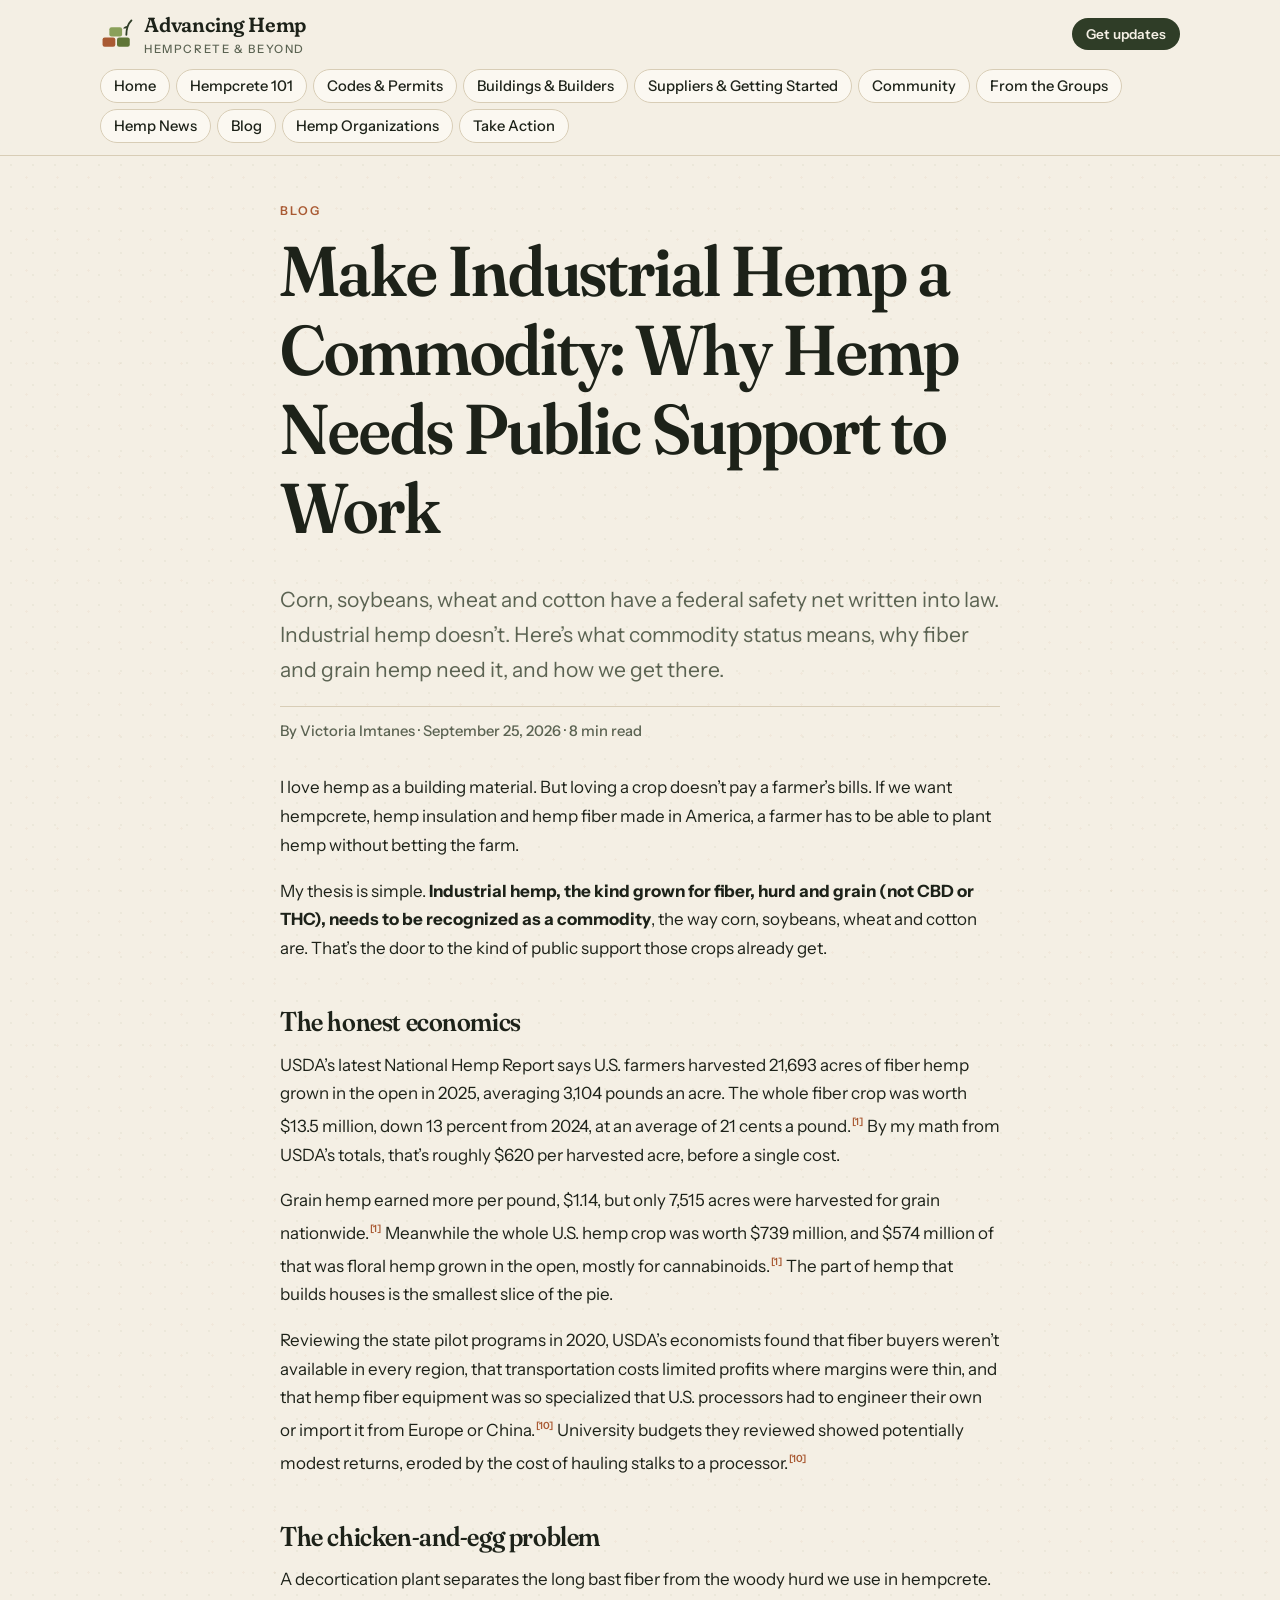
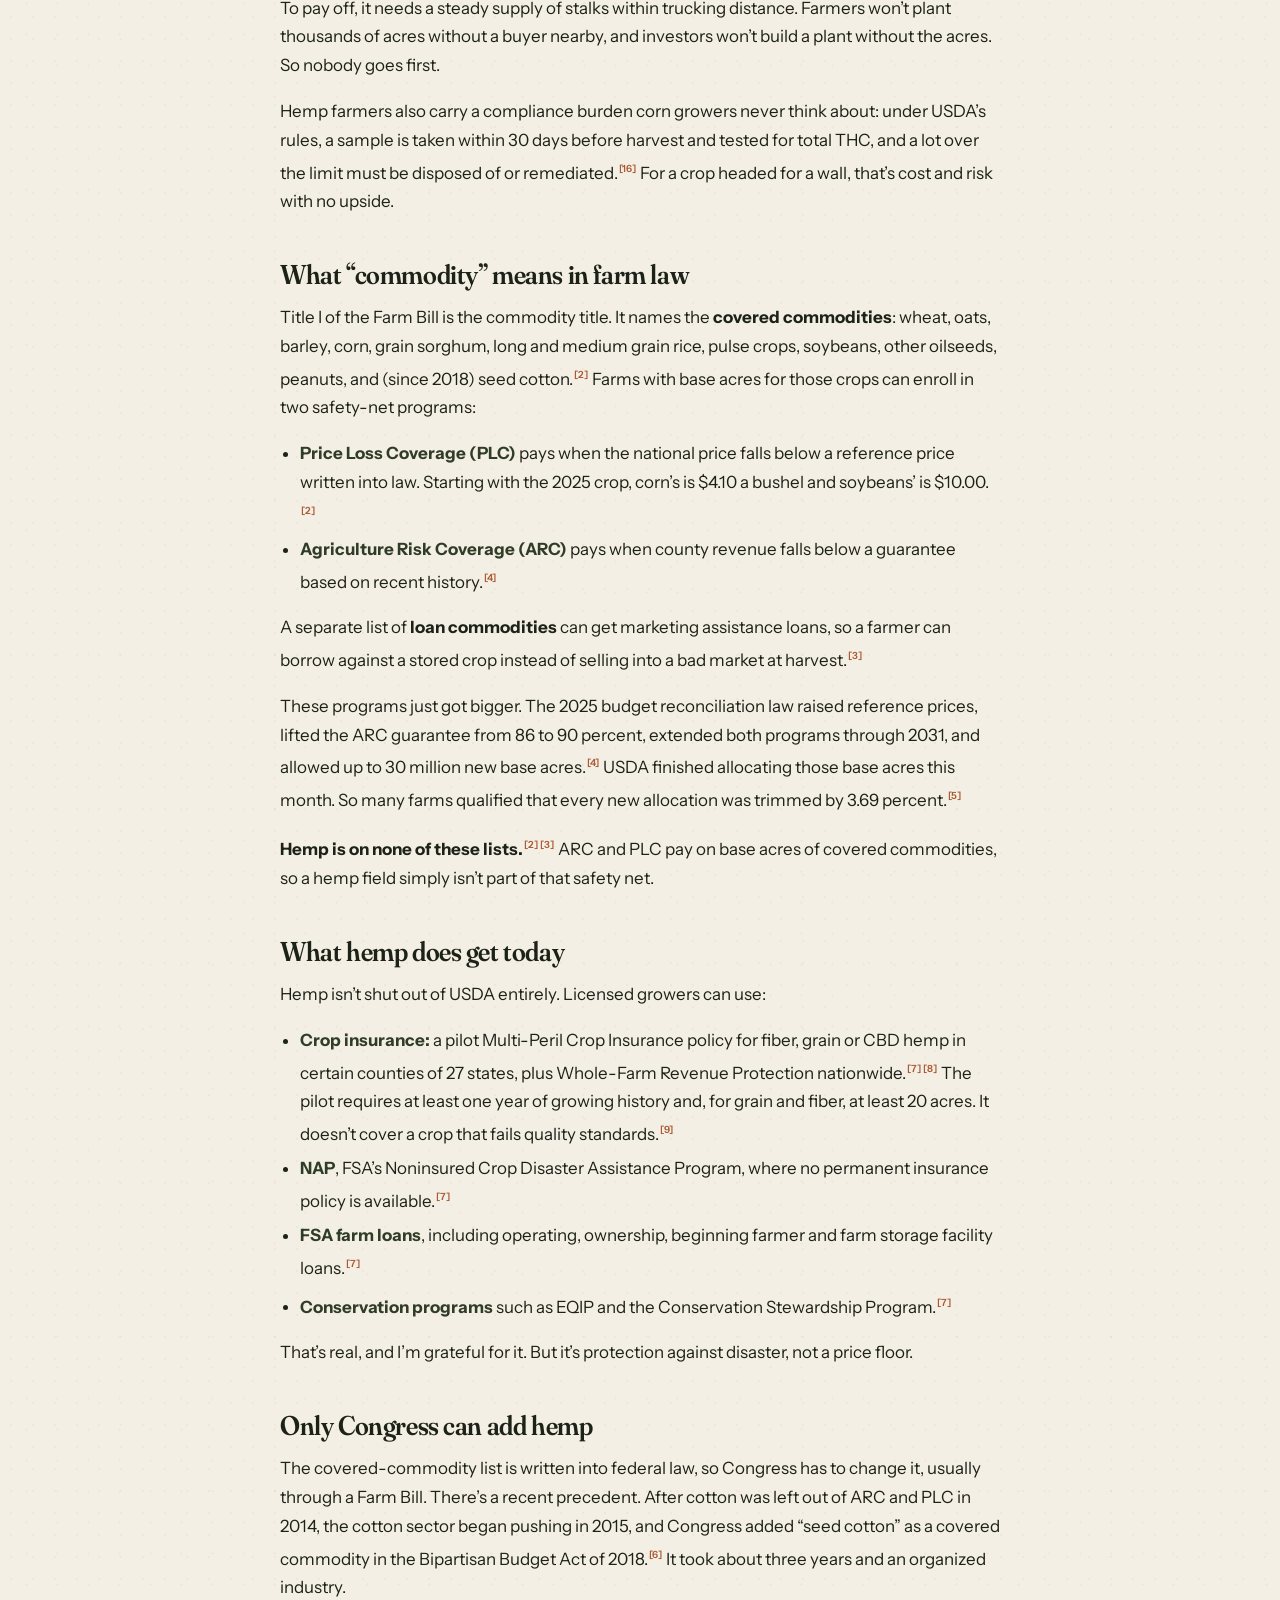
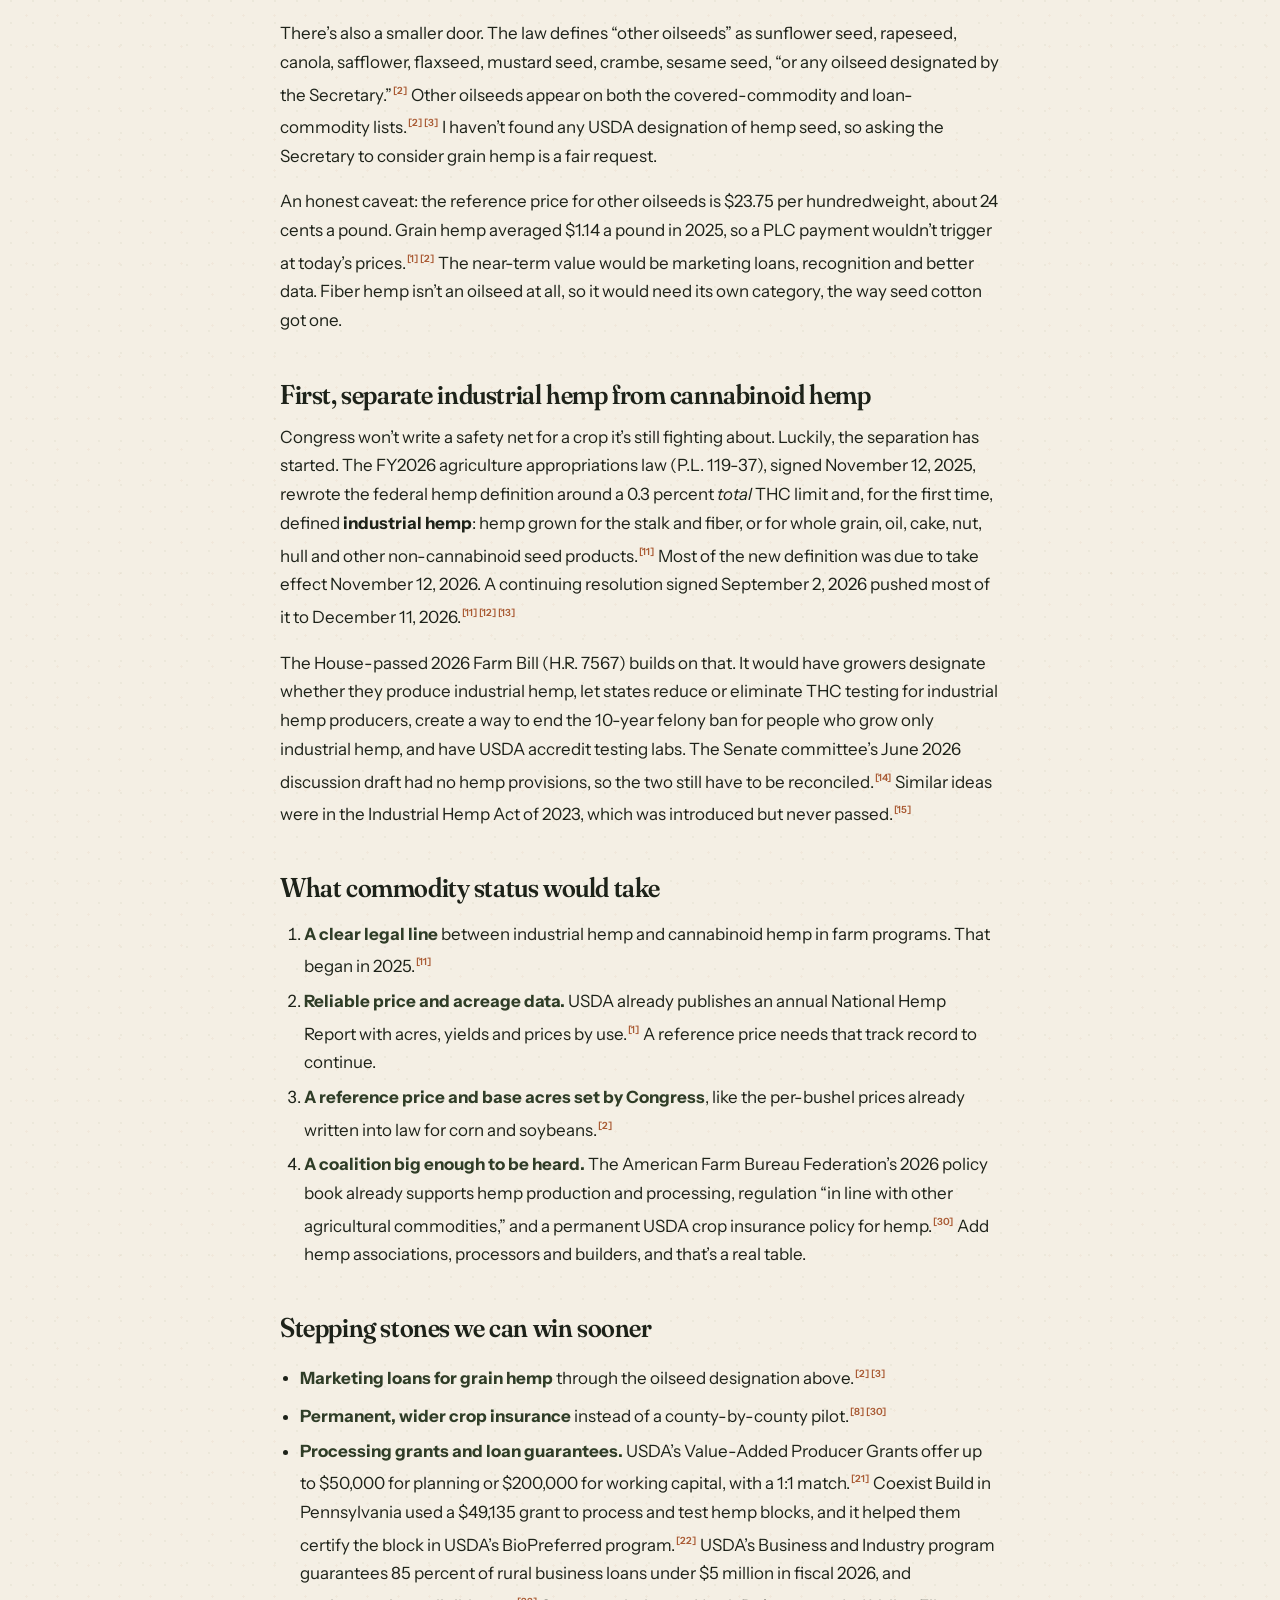
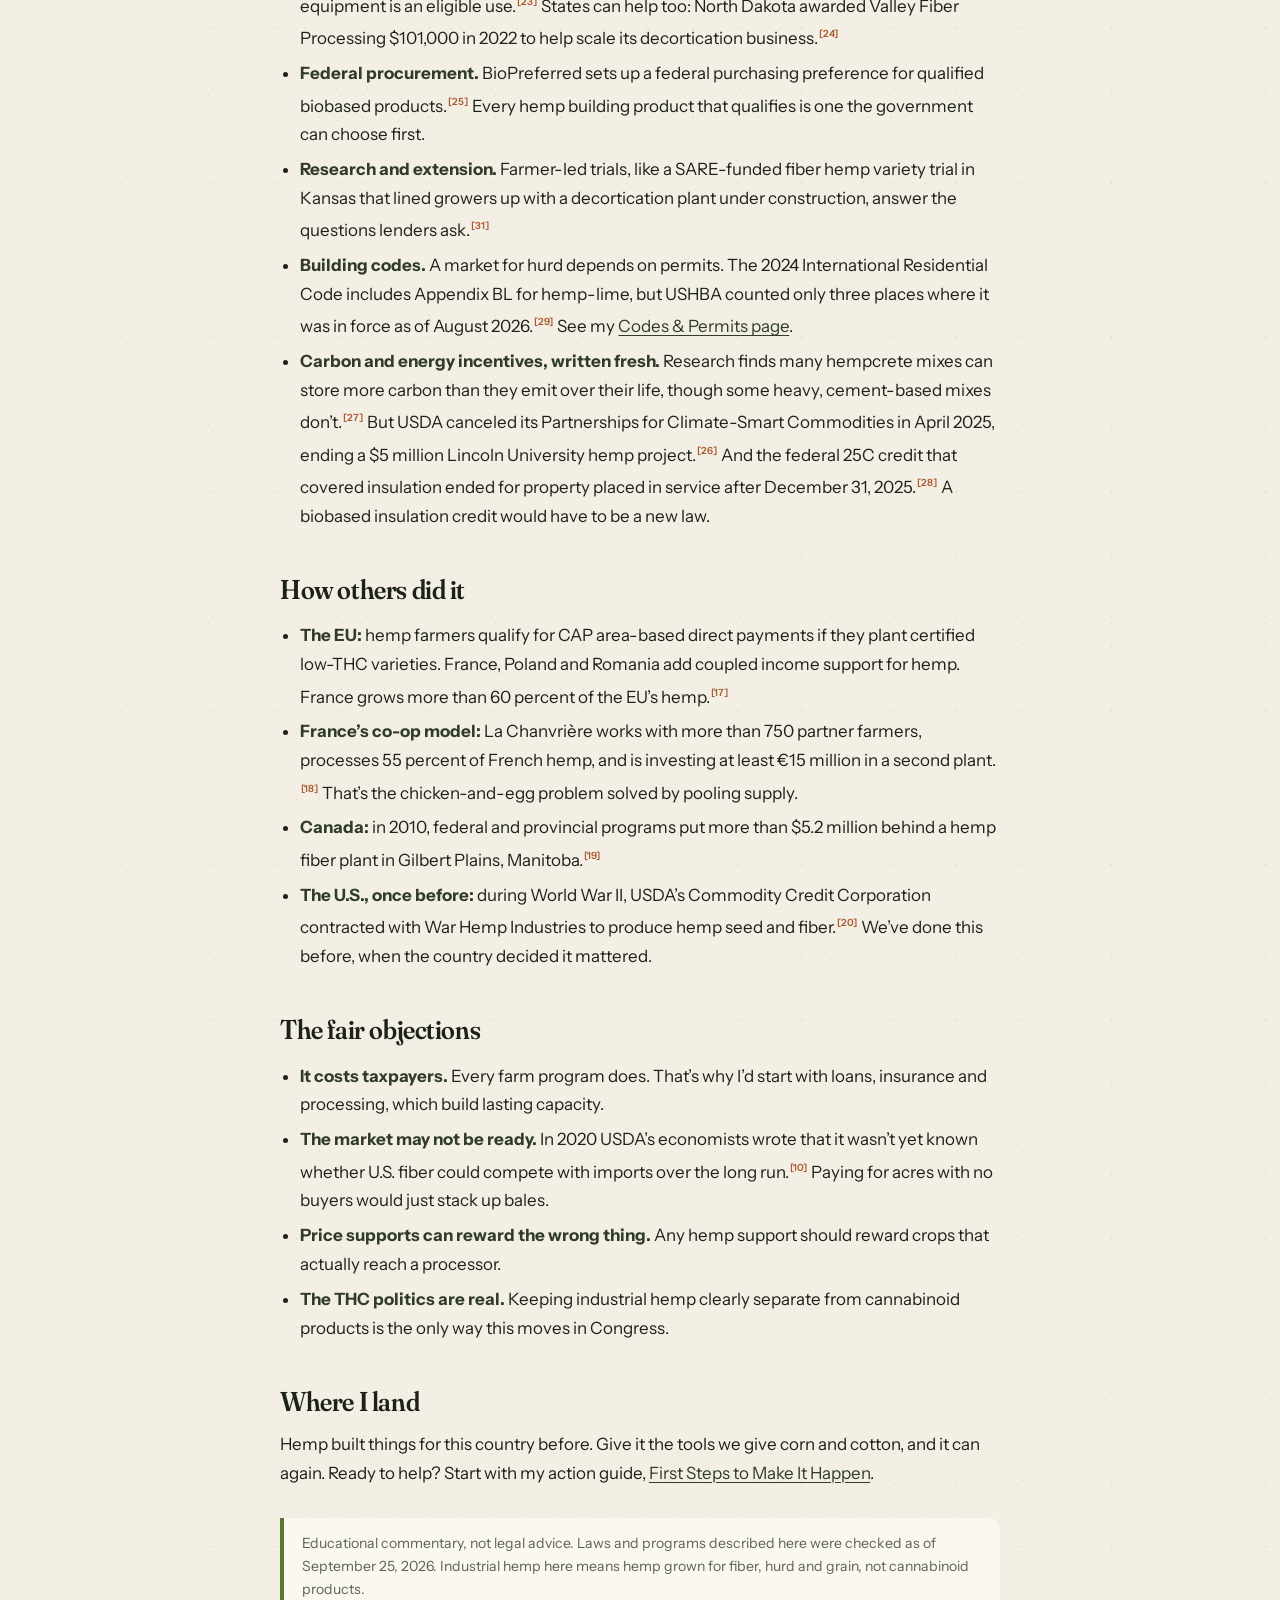
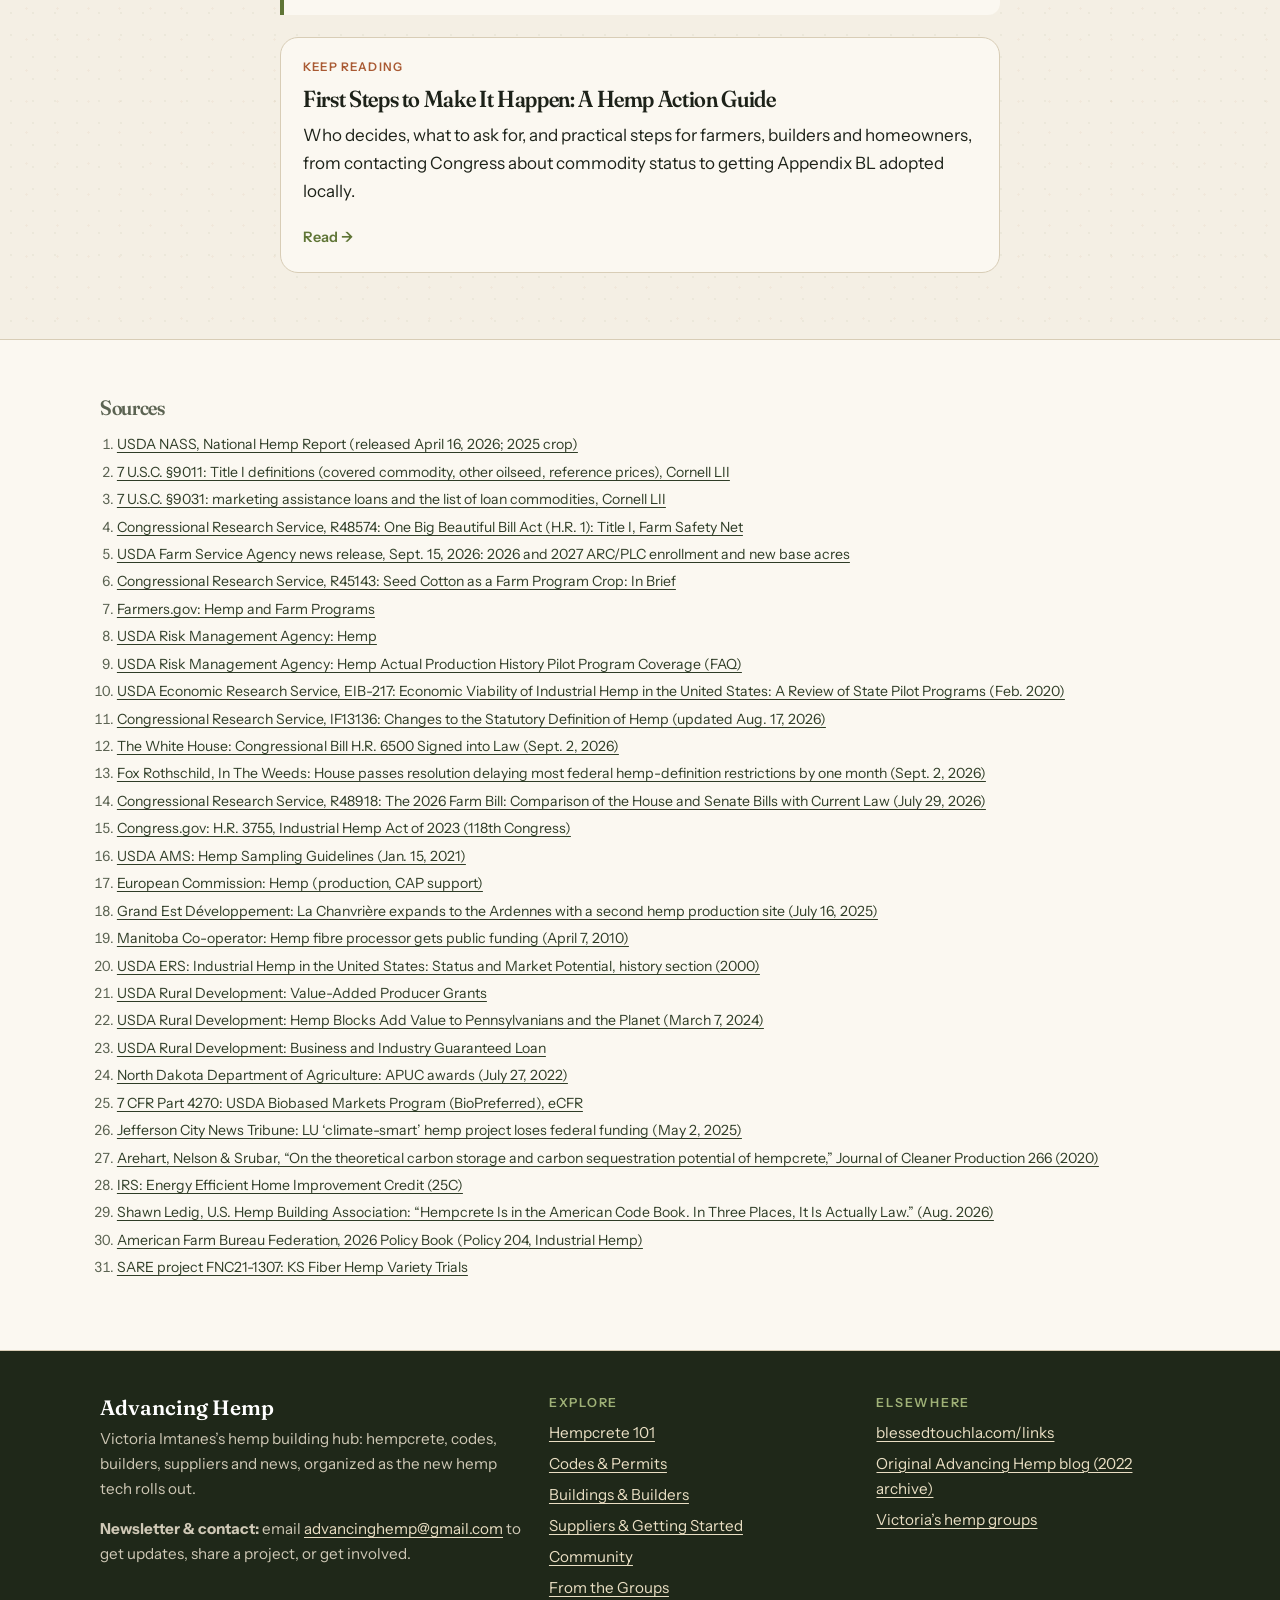
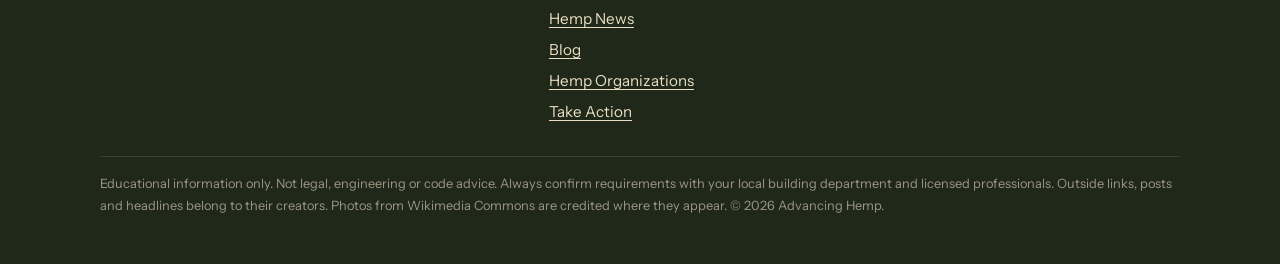
<file: blog/industrial-hemp-commodity/index.html>
<!doctype html>
<html lang="en">
<head>
<meta charset="utf-8">
<meta name="viewport" content="width=device-width, initial-scale=1">
<title>Make Industrial Hemp a Commodity: Why Hemp Needs Public Support to Work · Advancing Hemp</title>
<meta name="description" content="Corn, soybeans and cotton have a federal safety net written into law. Industrial hemp doesn’t. What commodity status means, what hemp gets today, and how we get there.">
<meta property="og:title" content="Make Industrial Hemp a Commodity: Why Hemp Needs Public Support to Work · Advancing Hemp">
<meta property="og:description" content="Corn, soybeans and cotton have a federal safety net written into law. Industrial hemp doesn’t. What commodity status means, what hemp gets today, and how we get there.">
<meta property="og:type" content="article">
<meta property="og:site_name" content="Advancing Hemp">
<meta property="og:url" content="https://blessedtouchla.com/advancinghemp/blog/industrial-hemp-commodity/">
<meta property="article:published_time" content="2026-09-25">
<meta property="article:author" content="Victoria Imtanes">
<meta name="author" content="Victoria Imtanes">
<link rel="canonical" href="https://blessedtouchla.com/advancinghemp/blog/industrial-hemp-commodity/">
<meta name="theme-color" content="#2f3d27">
<link rel="icon" href="../../assets/img/favicon.svg" type="image/svg+xml">
<link rel="preconnect" href="https://fonts.googleapis.com">
<link rel="preconnect" href="https://fonts.gstatic.com" crossorigin>
<link href="https://fonts.googleapis.com/css2?family=Fraunces:ital,opsz,wght,SOFT@0,9..144,400..700,0..100;1,9..144,400..600,0..100&amp;family=Instrument+Sans:wght@400;500;600&amp;display=swap" rel="stylesheet">
<link rel="stylesheet" href="../../assets/css/site.css">
</head>
<body>
<a class="skip" href="#main">Skip to content</a>
<header class="site-head">
<div class="wrap">
<div class="head-row">
<a class="brand" href="../../"><svg viewBox="0 0 40 40" aria-hidden="true"><rect x="3" y="24" width="15" height="11" rx="2.5" fill="#a95a33"/><rect x="20" y="24" width="15" height="11" rx="2.5" fill="#5f7536"/><rect x="11" y="12" width="15" height="11" rx="2.5" fill="#8aa05a"/><path d="M31 21c0-8 2-13 6-17" stroke="#2f3d27" stroke-width="2.2" fill="none" stroke-linecap="round"/><path d="M33.2 10.5c-3-.3-5 .8-6 3 2.8.4 4.9-.6 6-3z" fill="#2f3d27"/></svg><span><b>Advancing Hemp</b><small>Hempcrete &amp; beyond</small></span></a>
<a class="head-cta" href="mailto:advancinghemp@gmail.com?subject=Advancing%20Hemp">Get updates</a>
</div>
<nav class="nav" aria-label="Main"><a href="../../">Home</a><a href="../../hempcrete-101/">Hempcrete 101</a><a href="../../codes-permits/">Codes &amp; Permits</a><a href="../../buildings-builders/">Buildings &amp; Builders</a><a href="../../suppliers/">Suppliers &amp; Getting Started</a><a href="../../community/">Community</a><a href="../../groups/">From the Groups</a><a href="../../news/">Hemp News</a><a href="../../blog/">Blog</a><a href="../../allies/">Hemp Organizations</a><a href="../../take-action/">Take Action</a></nav>
</div>
</header>
<main id="main">
<section class="page-hero"><div class="wrap post-wrap">
<p class="eyebrow"><a href="../../blog/">Blog</a></p>
<h1>Make Industrial Hemp a Commodity: Why Hemp Needs Public Support to Work</h1>
<p class="lede">Corn, soybeans, wheat and cotton have a federal safety net written into law. Industrial hemp doesn&rsquo;t. Here&rsquo;s what commodity status means, why fiber and grain hemp need it, and how we get there.</p>
<p class="byline">By Victoria Imtanes &middot; <time datetime="2026-09-25">September 25, 2026</time> &middot; 8 min read</p>
</div></section>
<section style="padding-top:4px"><div class="wrap post-wrap">
<article class="prose post">
<p>I love hemp as a building material. But loving a crop doesn&rsquo;t pay a farmer&rsquo;s bills. If we want hempcrete, hemp insulation and hemp fiber made in America, a farmer has to be able to plant hemp without betting the farm.</p>
<p>My thesis is simple. <strong>Industrial hemp, the kind grown for fiber, hurd and grain (not CBD or THC), needs to be recognized as a commodity</strong>, the way corn, soybeans, wheat and cotton are. That&rsquo;s the door to the kind of public support those crops already get.</p>
<h2>The honest economics</h2>
<p>USDA&rsquo;s latest National Hemp Report says U.S. farmers harvested 21,693 acres of fiber hemp grown in the open in 2025, averaging 3,104 pounds an acre. The whole fiber crop was worth $13.5 million, down 13 percent from 2024, at an average of 21 cents a pound.<sup class="c"><a href="#s1" aria-label="source 1">[1]</a></sup> By my math from USDA&rsquo;s totals, that&rsquo;s roughly $620 per harvested acre, before a single cost.</p>
<p>Grain hemp earned more per pound, $1.14, but only 7,515 acres were harvested for grain nationwide.<sup class="c"><a href="#s1" aria-label="source 1">[1]</a></sup> Meanwhile the whole U.S. hemp crop was worth $739 million, and $574 million of that was floral hemp grown in the open, mostly for cannabinoids.<sup class="c"><a href="#s1" aria-label="source 1">[1]</a></sup> The part of hemp that builds houses is the smallest slice of the pie.</p>
<p>Reviewing the state pilot programs in 2020, USDA&rsquo;s economists found that fiber buyers weren&rsquo;t available in every region, that transportation costs limited profits where margins were thin, and that hemp fiber equipment was so specialized that U.S. processors had to engineer their own or import it from Europe or China.<sup class="c"><a href="#s10" aria-label="source 10">[10]</a></sup> University budgets they reviewed showed potentially modest returns, eroded by the cost of hauling stalks to a processor.<sup class="c"><a href="#s10" aria-label="source 10">[10]</a></sup></p>
<h2>The chicken-and-egg problem</h2>
<p>A decortication plant separates the long bast fiber from the woody hurd we use in hempcrete. To pay off, it needs a steady supply of stalks within trucking distance. Farmers won&rsquo;t plant thousands of acres without a buyer nearby, and investors won&rsquo;t build a plant without the acres. So nobody goes first.</p>
<p>Hemp farmers also carry a compliance burden corn growers never think about: under USDA&rsquo;s rules, a sample is taken within 30 days before harvest and tested for total THC, and a lot over the limit must be disposed of or remediated.<sup class="c"><a href="#s16" aria-label="source 16">[16]</a></sup> For a crop headed for a wall, that&rsquo;s cost and risk with no upside.</p>
<h2>What &ldquo;commodity&rdquo; means in farm law</h2>
<p>Title I of the Farm Bill is the commodity title. It names the <strong>covered commodities</strong>: wheat, oats, barley, corn, grain sorghum, long and medium grain rice, pulse crops, soybeans, other oilseeds, peanuts, and (since 2018) seed cotton.<sup class="c"><a href="#s2" aria-label="source 2">[2]</a></sup> Farms with base acres for those crops can enroll in two safety-net programs:</p>
<ul>
<li><strong>Price Loss Coverage (PLC)</strong> pays when the national price falls below a reference price written into law. Starting with the 2025 crop, corn&rsquo;s is $4.10 a bushel and soybeans&rsquo; is $10.00.<sup class="c"><a href="#s2" aria-label="source 2">[2]</a></sup></li>
<li><strong>Agriculture Risk Coverage (ARC)</strong> pays when county revenue falls below a guarantee based on recent history.<sup class="c"><a href="#s4" aria-label="source 4">[4]</a></sup></li>
</ul>
<p>A separate list of <strong>loan commodities</strong> can get marketing assistance loans, so a farmer can borrow against a stored crop instead of selling into a bad market at harvest.<sup class="c"><a href="#s3" aria-label="source 3">[3]</a></sup></p>
<p>These programs just got bigger. The 2025 budget reconciliation law raised reference prices, lifted the ARC guarantee from 86 to 90 percent, extended both programs through 2031, and allowed up to 30 million new base acres.<sup class="c"><a href="#s4" aria-label="source 4">[4]</a></sup> USDA finished allocating those base acres this month. So many farms qualified that every new allocation was trimmed by 3.69 percent.<sup class="c"><a href="#s5" aria-label="source 5">[5]</a></sup></p>
<p><strong>Hemp is on none of these lists.</strong><sup class="c"><a href="#s2" aria-label="source 2">[2]</a></sup><sup class="c"><a href="#s3" aria-label="source 3">[3]</a></sup> ARC and PLC pay on base acres of covered commodities, so a hemp field simply isn&rsquo;t part of that safety net.</p>
<h2>What hemp does get today</h2>
<p>Hemp isn&rsquo;t shut out of USDA entirely. Licensed growers can use:</p>
<ul>
<li><strong>Crop insurance:</strong> a pilot Multi-Peril Crop Insurance policy for fiber, grain or CBD hemp in certain counties of 27 states, plus Whole-Farm Revenue Protection nationwide.<sup class="c"><a href="#s7" aria-label="source 7">[7]</a></sup><sup class="c"><a href="#s8" aria-label="source 8">[8]</a></sup> The pilot requires at least one year of growing history and, for grain and fiber, at least 20 acres. It doesn&rsquo;t cover a crop that fails quality standards.<sup class="c"><a href="#s9" aria-label="source 9">[9]</a></sup></li>
<li><strong>NAP</strong>, FSA&rsquo;s Noninsured Crop Disaster Assistance Program, where no permanent insurance policy is available.<sup class="c"><a href="#s7" aria-label="source 7">[7]</a></sup></li>
<li><strong>FSA farm loans</strong>, including operating, ownership, beginning farmer and farm storage facility loans.<sup class="c"><a href="#s7" aria-label="source 7">[7]</a></sup></li>
<li><strong>Conservation programs</strong> such as EQIP and the Conservation Stewardship Program.<sup class="c"><a href="#s7" aria-label="source 7">[7]</a></sup></li>
</ul>
<p>That&rsquo;s real, and I&rsquo;m grateful for it. But it&rsquo;s protection against disaster, not a price floor.</p>
<h2>Only Congress can add hemp</h2>
<p>The covered-commodity list is written into federal law, so Congress has to change it, usually through a Farm Bill. There&rsquo;s a recent precedent. After cotton was left out of ARC and PLC in 2014, the cotton sector began pushing in 2015, and Congress added &ldquo;seed cotton&rdquo; as a covered commodity in the Bipartisan Budget Act of 2018.<sup class="c"><a href="#s6" aria-label="source 6">[6]</a></sup> It took about three years and an organized industry.</p>
<p>There&rsquo;s also a smaller door. The law defines &ldquo;other oilseeds&rdquo; as sunflower seed, rapeseed, canola, safflower, flaxseed, mustard seed, crambe, sesame seed, &ldquo;or any oilseed designated by the Secretary.&rdquo;<sup class="c"><a href="#s2" aria-label="source 2">[2]</a></sup> Other oilseeds appear on both the covered-commodity and loan-commodity lists.<sup class="c"><a href="#s2" aria-label="source 2">[2]</a></sup><sup class="c"><a href="#s3" aria-label="source 3">[3]</a></sup> I haven&rsquo;t found any USDA designation of hemp seed, so asking the Secretary to consider grain hemp is a fair request.</p>
<p>An honest caveat: the reference price for other oilseeds is $23.75 per hundredweight, about 24 cents a pound. Grain hemp averaged $1.14 a pound in 2025, so a PLC payment wouldn&rsquo;t trigger at today&rsquo;s prices.<sup class="c"><a href="#s1" aria-label="source 1">[1]</a></sup><sup class="c"><a href="#s2" aria-label="source 2">[2]</a></sup> The near-term value would be marketing loans, recognition and better data. Fiber hemp isn&rsquo;t an oilseed at all, so it would need its own category, the way seed cotton got one.</p>
<h2>First, separate industrial hemp from cannabinoid hemp</h2>
<p>Congress won&rsquo;t write a safety net for a crop it&rsquo;s still fighting about. Luckily, the separation has started. The FY2026 agriculture appropriations law (P.L. 119-37), signed November 12, 2025, rewrote the federal hemp definition around a 0.3 percent <em>total</em> THC limit and, for the first time, defined <strong>industrial hemp</strong>: hemp grown for the stalk and fiber, or for whole grain, oil, cake, nut, hull and other non-cannabinoid seed products.<sup class="c"><a href="#s11" aria-label="source 11">[11]</a></sup> Most of the new definition was due to take effect November 12, 2026. A continuing resolution signed September 2, 2026 pushed most of it to December 11, 2026.<sup class="c"><a href="#s11" aria-label="source 11">[11]</a></sup><sup class="c"><a href="#s12" aria-label="source 12">[12]</a></sup><sup class="c"><a href="#s13" aria-label="source 13">[13]</a></sup></p>
<p>The House-passed 2026 Farm Bill (H.R. 7567) builds on that. It would have growers designate whether they produce industrial hemp, let states reduce or eliminate THC testing for industrial hemp producers, create a way to end the 10-year felony ban for people who grow only industrial hemp, and have USDA accredit testing labs. The Senate committee&rsquo;s June 2026 discussion draft had no hemp provisions, so the two still have to be reconciled.<sup class="c"><a href="#s14" aria-label="source 14">[14]</a></sup> Similar ideas were in the Industrial Hemp Act of 2023, which was introduced but never passed.<sup class="c"><a href="#s15" aria-label="source 15">[15]</a></sup></p>
<h2>What commodity status would take</h2>
<ol>
<li><strong>A clear legal line</strong> between industrial hemp and cannabinoid hemp in farm programs. That began in 2025.<sup class="c"><a href="#s11" aria-label="source 11">[11]</a></sup></li>
<li><strong>Reliable price and acreage data.</strong> USDA already publishes an annual National Hemp Report with acres, yields and prices by use.<sup class="c"><a href="#s1" aria-label="source 1">[1]</a></sup> A reference price needs that track record to continue.</li>
<li><strong>A reference price and base acres set by Congress</strong>, like the per-bushel prices already written into law for corn and soybeans.<sup class="c"><a href="#s2" aria-label="source 2">[2]</a></sup></li>
<li><strong>A coalition big enough to be heard.</strong> The American Farm Bureau Federation&rsquo;s 2026 policy book already supports hemp production and processing, regulation &ldquo;in line with other agricultural commodities,&rdquo; and a permanent USDA crop insurance policy for hemp.<sup class="c"><a href="#s30" aria-label="source 30">[30]</a></sup> Add hemp associations, processors and builders, and that&rsquo;s a real table.</li>
</ol>
<h2>Stepping stones we can win sooner</h2>
<ul>
<li><strong>Marketing loans for grain hemp</strong> through the oilseed designation above.<sup class="c"><a href="#s2" aria-label="source 2">[2]</a></sup><sup class="c"><a href="#s3" aria-label="source 3">[3]</a></sup></li>
<li><strong>Permanent, wider crop insurance</strong> instead of a county-by-county pilot.<sup class="c"><a href="#s8" aria-label="source 8">[8]</a></sup><sup class="c"><a href="#s30" aria-label="source 30">[30]</a></sup></li>
<li><strong>Processing grants and loan guarantees.</strong> USDA&rsquo;s Value-Added Producer Grants offer up to $50,000 for planning or $200,000 for working capital, with a 1:1 match.<sup class="c"><a href="#s21" aria-label="source 21">[21]</a></sup> Coexist Build in Pennsylvania used a $49,135 grant to process and test hemp blocks, and it helped them certify the block in USDA&rsquo;s BioPreferred program.<sup class="c"><a href="#s22" aria-label="source 22">[22]</a></sup> USDA&rsquo;s Business and Industry program guarantees 85 percent of rural business loans under $5 million in fiscal 2026, and equipment is an eligible use.<sup class="c"><a href="#s23" aria-label="source 23">[23]</a></sup> States can help too: North Dakota awarded Valley Fiber Processing $101,000 in 2022 to help scale its decortication business.<sup class="c"><a href="#s24" aria-label="source 24">[24]</a></sup></li>
<li><strong>Federal procurement.</strong> BioPreferred sets up a federal purchasing preference for qualified biobased products.<sup class="c"><a href="#s25" aria-label="source 25">[25]</a></sup> Every hemp building product that qualifies is one the government can choose first.</li>
<li><strong>Research and extension.</strong> Farmer-led trials, like a SARE-funded fiber hemp variety trial in Kansas that lined growers up with a decortication plant under construction, answer the questions lenders ask.<sup class="c"><a href="#s31" aria-label="source 31">[31]</a></sup></li>
<li><strong>Building codes.</strong> A market for hurd depends on permits. The 2024 International Residential Code includes Appendix BL for hemp-lime, but USHBA counted only three places where it was in force as of August 2026.<sup class="c"><a href="#s29" aria-label="source 29">[29]</a></sup> See my <a href="../../codes-permits/">Codes &amp; Permits page</a>.</li>
<li><strong>Carbon and energy incentives, written fresh.</strong> Research finds many hempcrete mixes can store more carbon than they emit over their life, though some heavy, cement-based mixes don&rsquo;t.<sup class="c"><a href="#s27" aria-label="source 27">[27]</a></sup> But USDA canceled its Partnerships for Climate-Smart Commodities in April 2025, ending a $5 million Lincoln University hemp project.<sup class="c"><a href="#s26" aria-label="source 26">[26]</a></sup> And the federal 25C credit that covered insulation ended for property placed in service after December 31, 2025.<sup class="c"><a href="#s28" aria-label="source 28">[28]</a></sup> A biobased insulation credit would have to be a new law.</li>
</ul>
<h2>How others did it</h2>
<ul>
<li><strong>The EU:</strong> hemp farmers qualify for CAP area-based direct payments if they plant certified low-THC varieties. France, Poland and Romania add coupled income support for hemp. France grows more than 60 percent of the EU&rsquo;s hemp.<sup class="c"><a href="#s17" aria-label="source 17">[17]</a></sup></li>
<li><strong>France&rsquo;s co-op model:</strong> La Chanvri&egrave;re works with more than 750 partner farmers, processes 55 percent of French hemp, and is investing at least &euro;15 million in a second plant.<sup class="c"><a href="#s18" aria-label="source 18">[18]</a></sup> That&rsquo;s the chicken-and-egg problem solved by pooling supply.</li>
<li><strong>Canada:</strong> in 2010, federal and provincial programs put more than $5.2 million behind a hemp fiber plant in Gilbert Plains, Manitoba.<sup class="c"><a href="#s19" aria-label="source 19">[19]</a></sup></li>
<li><strong>The U.S., once before:</strong> during World War II, USDA&rsquo;s Commodity Credit Corporation contracted with War Hemp Industries to produce hemp seed and fiber.<sup class="c"><a href="#s20" aria-label="source 20">[20]</a></sup> We&rsquo;ve done this before, when the country decided it mattered.</li>
</ul>
<h2>The fair objections</h2>
<ul>
<li><strong>It costs taxpayers.</strong> Every farm program does. That&rsquo;s why I&rsquo;d start with loans, insurance and processing, which build lasting capacity.</li>
<li><strong>The market may not be ready.</strong> In 2020 USDA&rsquo;s economists wrote that it wasn&rsquo;t yet known whether U.S. fiber could compete with imports over the long run.<sup class="c"><a href="#s10" aria-label="source 10">[10]</a></sup> Paying for acres with no buyers would just stack up bales.</li>
<li><strong>Price supports can reward the wrong thing.</strong> Any hemp support should reward crops that actually reach a processor.</li>
<li><strong>The THC politics are real.</strong> Keeping industrial hemp clearly separate from cannabinoid products is the only way this moves in Congress.</li>
</ul>
<h2>Where I land</h2>
<p>Hemp built things for this country before. Give it the tools we give corn and cotton, and it can again. Ready to help? Start with my action guide, <a href="../../blog/hemp-action-guide/">First Steps to Make It Happen</a>.</p>
</article>
<p class="note g sources post-note">Educational commentary, not legal advice. Laws and programs described here were checked as of September 25, 2026. Industrial hemp here means hemp grown for fiber, hurd and grain, not cannabinoid products.</p>
<div class="grid post-next"><a class="card blog-card" href="../../blog/hemp-action-guide/"><p class="meta">Keep reading</p><h3>First Steps to Make It Happen: A Hemp Action Guide</h3><p>Who decides, what to ask for, and practical steps for farmers, builders and homeowners, from contacting Congress about commodity status to getting Appendix BL adopted locally.</p><span class="go">Read &rarr;</span></a></div>
</div></section>
<section class="band"><div class="wrap sources"><h2 style="font-size:1.3rem">Sources</h2><ol><li id="s1"><a href="https://www.nass.usda.gov/Publications/Todays_Reports/reports/hempan26.pdf" rel="noopener" target="_blank">USDA NASS, National Hemp Report (released April 16, 2026; 2025 crop)</a></li><li id="s2"><a href="https://www.law.cornell.edu/uscode/text/7/9011" rel="noopener" target="_blank">7 U.S.C. §9011: Title I definitions (covered commodity, other oilseed, reference prices), Cornell LII</a></li><li id="s3"><a href="https://www.law.cornell.edu/uscode/text/7/9031" rel="noopener" target="_blank">7 U.S.C. §9031: marketing assistance loans and the list of loan commodities, Cornell LII</a></li><li id="s4"><a href="https://www.congress.gov/crs-product/R48574" rel="noopener" target="_blank">Congressional Research Service, R48574: One Big Beautiful Bill Act (H.R. 1): Title I, Farm Safety Net</a></li><li id="s5"><a href="https://www.fsa.usda.gov/news-events/news/09-15-2026/usda-announces-2026-2027-enrollment-key-price-revenue-safety-net" rel="noopener" target="_blank">USDA Farm Service Agency news release, Sept. 15, 2026: 2026 and 2027 ARC/PLC enrollment and new base acres</a></li><li id="s6"><a href="https://www.congress.gov/crs-product/R45143" rel="noopener" target="_blank">Congressional Research Service, R45143: Seed Cotton as a Farm Program Crop: In Brief</a></li><li id="s7"><a href="https://www.farmers.gov/your-business/row-crops/hemp" rel="noopener" target="_blank">Farmers.gov: Hemp and Farm Programs</a></li><li id="s8"><a href="https://www.rma.usda.gov/about-crop-insurance/highlighted-initiatives-plans/hemp" rel="noopener" target="_blank">USDA Risk Management Agency: Hemp</a></li><li id="s9"><a href="https://www.rma.usda.gov/about-crop-insurance/frequently-asked-questions/hemp-actual-production-history-pilot-program" rel="noopener" target="_blank">USDA Risk Management Agency: Hemp Actual Production History Pilot Program Coverage (FAQ)</a></li><li id="s10"><a href="https://ers.usda.gov/sites/default/files/_laserfiche/publications/95930/EIB-217.pdf" rel="noopener" target="_blank">USDA Economic Research Service, EIB-217: Economic Viability of Industrial Hemp in the United States: A Review of State Pilot Programs (Feb. 2020)</a></li><li id="s11"><a href="https://www.everycrsreport.com/files/2026-08-17_IF13136_18204892b440bb7897fbf16631da87e53d107cc9.pdf" rel="noopener" target="_blank">Congressional Research Service, IF13136: Changes to the Statutory Definition of Hemp (updated Aug. 17, 2026)</a></li><li id="s12"><a href="https://www.whitehouse.gov/briefings-statements/2026/09/congressional-bill-h-r-6500-signed-into-law/" rel="noopener" target="_blank">The White House: Congressional Bill H.R. 6500 Signed into Law (Sept. 2, 2026)</a></li><li id="s13"><a href="https://cannabislaw.foxrothschild.com/2026/09/house-passes-resolution-delaying-most-federal-hemp-definition-restrictions-by-one-month/" rel="noopener" target="_blank">Fox Rothschild, In The Weeds: House passes resolution delaying most federal hemp-definition restrictions by one month (Sept. 2, 2026)</a></li><li id="s14"><a href="https://www.everycrsreport.com/files/2026-07-29_R48918_299f24f270e4b3d15cd60dff43559c9e3cbe2a02.html" rel="noopener" target="_blank">Congressional Research Service, R48918: The 2026 Farm Bill: Comparison of the House and Senate Bills with Current Law (July 29, 2026)</a></li><li id="s15"><a href="https://www.congress.gov/bill/118th-congress/house-bill/3755/all-info" rel="noopener" target="_blank">Congress.gov: H.R. 3755, Industrial Hemp Act of 2023 (118th Congress)</a></li><li id="s16"><a href="https://www.ams.usda.gov/sites/default/files/media/SamplingGuidelinesforHemp.pdf" rel="noopener" target="_blank">USDA AMS: Hemp Sampling Guidelines (Jan. 15, 2021)</a></li><li id="s17"><a href="https://agriculture.ec.europa.eu/farming/crops/hemp_en" rel="noopener" target="_blank">European Commission: Hemp (production, CAP support)</a></li><li id="s18"><a href="https://international.grandestdeveloppement.fr/en/chanvriere-new-production-site-ardennes/" rel="noopener" target="_blank">Grand Est Développement: La Chanvrière expands to the Ardennes with a second hemp production site (July 16, 2025)</a></li><li id="s19"><a href="https://www.manitobacooperator.ca/daily/hemp-fibre-processor-gets-public-funding-2/" rel="noopener" target="_blank">Manitoba Co-operator: Hemp fibre processor gets public funding (April 7, 2010)</a></li><li id="s20"><a href="https://www.ers.usda.gov/media/11741/history-industrial-hemp-in-canada.pdf?v=10144" rel="noopener" target="_blank">USDA ERS: Industrial Hemp in the United States: Status and Market Potential, history section (2000)</a></li><li id="s21"><a href="https://www.rd.usda.gov/programs-services/business-programs/value-added-producer-grants" rel="noopener" target="_blank">USDA Rural Development: Value-Added Producer Grants</a></li><li id="s22"><a href="https://www.rd.usda.gov/newsroom/success-stories/hemp-blocks-add-value-pennsylvanians-and-planet" rel="noopener" target="_blank">USDA Rural Development: Hemp Blocks Add Value to Pennsylvanians and the Planet (March 7, 2024)</a></li><li id="s23"><a href="https://www.rd.usda.gov/programs-services/business-programs/business-industry-loan-guarantees" rel="noopener" target="_blank">USDA Rural Development: Business and Industry Guaranteed Loan</a></li><li id="s24"><a href="https://www.ndda.nd.gov/news/goehring-announces-apuc-awards-funding-1" rel="noopener" target="_blank">North Dakota Department of Agriculture: APUC awards (July 27, 2022)</a></li><li id="s25"><a href="https://www.ecfr.gov/current/title-7/subtitle-B/chapter-XLII/part-4270" rel="noopener" target="_blank">7 CFR Part 4270: USDA Biobased Markets Program (BioPreferred), eCFR</a></li><li id="s26"><a href="https://www.newstribune.com/news/2025/may/02/lu-climate-smart-hemp-project-loses-federal/" rel="noopener" target="_blank">Jefferson City News Tribune: LU ‘climate-smart’ hemp project loses federal funding (May 2, 2025)</a></li><li id="s27"><a href="https://par.nsf.gov/servlets/purl/10174020" rel="noopener" target="_blank">Arehart, Nelson & Srubar, “On the theoretical carbon storage and carbon sequestration potential of hempcrete,” Journal of Cleaner Production 266 (2020)</a></li><li id="s28"><a href="https://www.irs.gov/credits-deductions/energy-efficient-home-improvement-credit" rel="noopener" target="_blank">IRS: Energy Efficient Home Improvement Credit (25C)</a></li><li id="s29"><a href="https://www.ushempbuilding.org/post/hempcrete-is-in-the-american-code-book-in-three-places-it-is-actually-law" rel="noopener" target="_blank">Shawn Ledig, U.S. Hemp Building Association: “Hempcrete Is in the American Code Book. In Three Places, It Is Actually Law.” (Aug. 2026)</a></li><li id="s30"><a href="https://www.sdfbf.org/WebsitePageFile/file/16d04e49-d54e-4cd2-81f0-18e4accdb7ee/AFBF-Policy-Book-2026FINAL.pdf" rel="noopener" target="_blank">American Farm Bureau Federation, 2026 Policy Book (Policy 204, Industrial Hemp)</a></li><li id="s31"><a href="https://projects.sare.org/sare_project/fnc21-1307/" rel="noopener" target="_blank">SARE project FNC21-1307: KS Fiber Hemp Variety Trials</a></li></ol></div></section>
</main>
<footer class="site-foot">
<div class="wrap">
<div class="foot-grid">
<div>
<p style="font:600 1.3rem var(--serif);color:#fff;margin-bottom:6px">Advancing Hemp</p>
<p>Victoria Imtanes&rsquo;s hemp building hub: hempcrete, codes, builders, suppliers and news, organized as the new hemp tech rolls out.</p>
<p><strong>Newsletter &amp; contact:</strong> email <a href="mailto:advancinghemp@gmail.com?subject=Advancing%20Hemp">advancinghemp@gmail.com</a> to get updates, share a project, or get involved.</p>
</div>
<div>
<h4>Explore</h4>
<ul><li><a href="../../hempcrete-101/">Hempcrete 101</a></li><li><a href="../../codes-permits/">Codes &amp; Permits</a></li><li><a href="../../buildings-builders/">Buildings &amp; Builders</a></li><li><a href="../../suppliers/">Suppliers &amp; Getting Started</a></li><li><a href="../../community/">Community</a></li><li><a href="../../groups/">From the Groups</a></li><li><a href="../../news/">Hemp News</a></li><li><a href="../../blog/">Blog</a></li><li><a href="../../allies/">Hemp Organizations</a></li><li><a href="../../take-action/">Take Action</a></li></ul>
</div>
<div>
<h4>Elsewhere</h4>
<ul>
<li><a href="https://blessedtouchla.com/links/">blessedtouchla.com/links</a></li>
<li><a href="https://advancinghemp.wordpress.com/">Original Advancing Hemp blog (2022 archive)</a></li>
<li><a href="../../community/">Victoria&rsquo;s hemp groups</a></li>
</ul>
</div>
</div>
<p class="fine">Educational information only. Not legal, engineering or code advice. Always confirm requirements with your local building department and licensed professionals. Outside links, posts and headlines belong to their creators. Photos from Wikimedia Commons are credited where they appear. &copy; 2026 Advancing Hemp.</p>
</div>
</footer>
<script>(function(){var n=document.querySelector('.nav'),a=n&&n.querySelector('[aria-current]');if(a&&n.scrollWidth>n.clientWidth)n.scrollLeft=a.offsetLeft-20;})();</script>
</body>
</html>
</file>
<file: assets/css/site.css>
/* Advancing Hemp: lime plaster, hemp stalk, clay. */
:root{
  --bg:#f4efe4; --paper:#fbf8f1; --sand:#e6dcc8; --line:#d8cdb6;
  --ink:#1d2219; --muted:#5b6352; --olive:#2f3d27; --hemp:#5f7536; --leaf:#8aa05a;
  --clay:#a95a33; --clay-soft:#f0dccd;
  --serif:"Fraunces", Georgia, "Times New Roman", serif;
  --sans:"Instrument Sans", system-ui, -apple-system, "Segoe UI", sans-serif;
  --r:18px; --wrap:1120px;
}
*{box-sizing:border-box}
html{-webkit-text-size-adjust:100%;scroll-behavior:smooth}
body{margin:0;background:var(--bg);color:var(--ink);font:400 1.0625rem/1.65 var(--sans);
  background-image:radial-gradient(rgba(95,117,54,.06) 1px,transparent 1.2px),radial-gradient(rgba(169,90,51,.05) 1px,transparent 1.2px);
  background-size:22px 22px,31px 31px;background-position:0 0,11px 7px}
img{max-width:100%;display:block}
a{color:var(--olive);text-decoration-thickness:1px;text-underline-offset:3px}
a:hover{color:var(--clay)}
:focus-visible{outline:3px solid var(--clay);outline-offset:2px;border-radius:4px}
.wrap{max-width:var(--wrap);margin:0 auto;padding:0 20px}
.skip{position:absolute;left:-999px}.skip:focus{left:12px;top:12px;background:#fff;padding:8px 12px;z-index:99}

/* Header */
.site-head{position:sticky;top:0;z-index:20;background:rgba(244,239,228,.92);backdrop-filter:saturate(1.2) blur(10px);border-bottom:1px solid var(--line)}
.head-row{display:flex;align-items:center;justify-content:space-between;gap:12px;padding:12px 0 6px}
.brand{display:flex;align-items:center;gap:10px;text-decoration:none;color:var(--ink)}
.brand svg{width:34px;height:34px;flex:none}
.brand b{font:600 1.28rem/1 var(--serif);letter-spacing:-.01em;font-variation-settings:"SOFT" 100,"opsz" 48}
.brand small{display:block;font:500 .72rem/1.2 var(--sans);letter-spacing:.14em;text-transform:uppercase;color:var(--muted);margin-top:3px}
.head-cta{font:600 .85rem var(--sans);text-decoration:none;background:var(--olive);color:#f4efe4;padding:8px 14px;border-radius:999px;white-space:nowrap}
.head-cta:hover{background:var(--clay);color:#fff}
.nav{display:flex;gap:6px;overflow-x:auto;padding:6px 0 12px;scrollbar-width:none;-webkit-mask-image:linear-gradient(90deg,#000 88%,transparent)}
.nav::-webkit-scrollbar{display:none}
.nav a{flex:none;text-decoration:none;color:var(--ink);font:500 .92rem var(--sans);padding:7px 13px;border-radius:999px;border:1px solid var(--line);background:var(--paper)}
.nav a[aria-current="page"]{background:var(--hemp);border-color:var(--hemp);color:#fff}
.nav a:hover{border-color:var(--hemp)}
@media (min-width:900px){.nav{-webkit-mask-image:none;flex-wrap:wrap}}

/* Type */
h1,h2,h3{font-family:var(--serif);font-weight:600;letter-spacing:-.015em;line-height:1.12;margin:0 0 .5em;font-variation-settings:"SOFT" 50,"opsz" 96}
h1{font-size:clamp(2.3rem,7.5vw,4.4rem)}
h2{font-size:clamp(1.65rem,4.6vw,2.5rem);margin-top:0}
h3{font-size:1.28rem}
p{margin:0 0 1em}
.eyebrow{font:600 .76rem/1.2 var(--sans);letter-spacing:.16em;text-transform:uppercase;color:var(--clay);margin:0 0 14px}
.lede{font-size:clamp(1.12rem,2.6vw,1.32rem);color:var(--muted);max-width:46ch}
em.hl{font-style:italic;color:var(--hemp)}

/* Sections */
section{padding:56px 0}
.band{background:var(--paper);border-top:1px solid var(--line);border-bottom:1px solid var(--line)}
.dark{background:var(--olive);color:#efe9dc}
.dark a{color:#e7d9b5}.dark h2,.dark h3{color:#fff}
.page-hero{padding:48px 0 28px}
.page-hero .lede{margin-bottom:0}
.grid{display:grid;gap:18px}
@media (min-width:700px){.g2{grid-template-columns:1fr 1fr}.g3{grid-template-columns:repeat(2,1fr)}}
@media (min-width:980px){.g3{grid-template-columns:repeat(3,1fr)}}
.split{display:grid;gap:32px;align-items:start}
@media (min-width:900px){.split{grid-template-columns:1.1fr .9fr}}
.prose{max-width:68ch}
.prose h2{margin-top:1.6em}.prose h2:first-child{margin-top:0}
.prose ul,.prose ol{padding-left:1.2em}.prose li{margin:.35em 0}

/* Home hero */
.hero{position:relative;overflow:hidden;color:#fff;background:#2b3424}
.hero img{position:absolute;inset:0;width:100%;height:100%;object-fit:cover;opacity:.55}
.hero::after{content:"";position:absolute;inset:0;background:linear-gradient(180deg,rgba(29,34,25,.25),rgba(29,34,25,.78))}
.hero .wrap{position:relative;z-index:1;padding-top:84px;padding-bottom:40px}
.hero h1{color:#fff;max-width:12ch}
.hero .eyebrow{color:#f0c9a8}
.hero blockquote{margin:0 0 26px;max-width:40ch;font:italic 400 clamp(1.1rem,2.8vw,1.4rem)/1.5 var(--serif);color:#f3eee2}
.hero blockquote footer{font:500 .82rem var(--sans);font-style:normal;color:#d9d0bd;margin-top:8px}
.hero .credit{position:relative;z-index:1;font-size:.72rem;color:#cfc6b2;padding:0 20px 12px;max-width:var(--wrap);margin:0 auto}
.hero .credit a{color:#e6dcc8}
.btns{display:flex;flex-wrap:wrap;gap:10px}
.btn{display:inline-block;text-decoration:none;font:600 .95rem var(--sans);padding:12px 18px;border-radius:999px;background:var(--leaf);color:#18200f}
.btn:hover{background:#fff;color:var(--olive)}
.btn.ghost{background:transparent;color:#fff;border:1px solid rgba(255,255,255,.55)}
.btn.ghost:hover{background:#fff;color:var(--olive)}
.btn.solid{background:var(--olive);color:#fff}.btn.solid:hover{background:var(--clay)}

/* Cards */
.card{background:var(--paper);border:1px solid var(--line);border-radius:var(--r);padding:22px;position:relative}
.card h3{margin-bottom:.35em}
.card p:last-child{margin-bottom:0}
.card .meta{font:600 .74rem/1.3 var(--sans);letter-spacing:.1em;text-transform:uppercase;color:var(--clay);margin-bottom:8px}
.card .credit{font-size:.85rem;color:var(--muted);border-top:1px dashed var(--line);padding-top:10px;margin-top:12px}
a.card{display:block;text-decoration:none;color:inherit;transition:transform .15s ease,border-color .15s ease}
a.card:hover{transform:translateY(-2px);border-color:var(--hemp)}
a.card .go{font:600 .9rem var(--sans);color:var(--hemp)}
.card.num::before{counter-increment:step;content:counter(step,decimal-leading-zero);font:600 2rem/1 var(--serif);color:var(--leaf);display:block;margin-bottom:10px}
.steps{counter-reset:step}
.tag{display:inline-block;font:600 .7rem var(--sans);letter-spacing:.08em;text-transform:uppercase;padding:3px 8px;border-radius:999px;background:var(--clay-soft);color:var(--clay);margin:0 6px 6px 0}
.tag.g{background:#e3ead3;color:var(--hemp)}

/* Quotes */
.pull{margin:0;padding:26px 26px 22px;background:var(--clay-soft);border-radius:var(--r);position:relative}
.pull p{font:italic 500 clamp(1.2rem,3vw,1.55rem)/1.4 var(--serif);color:#4a2615;margin:0}
.pull footer{margin-top:12px;font:500 .85rem var(--sans);color:#7a4a30}
.pull::before{content:"\201C";position:absolute;top:-18px;left:16px;font:700 4.5rem/1 var(--serif);color:var(--clay)}

/* Figures */
figure{margin:0}
figure img{border-radius:var(--r);width:100%;height:auto;aspect-ratio:4/3;object-fit:cover;background:var(--sand)}
figcaption{font-size:.8rem;color:var(--muted);margin-top:8px}

/* Tables */
.tbl{width:100%;border-collapse:collapse;background:var(--paper);border-radius:12px;overflow:hidden;font-size:.97rem}
.tbl th,.tbl td{padding:10px 12px;border-bottom:1px solid var(--line);text-align:left}
.tbl th{background:var(--sand);font-weight:600}

/* Timeline */
.timeline{list-style:none;margin:0;padding:0;border-left:2px solid var(--leaf)}
.timeline li{position:relative;padding:0 0 22px 22px}
.timeline li::before{content:"";position:absolute;left:-7px;top:6px;width:12px;height:12px;border-radius:50%;background:var(--paper);border:2px solid var(--hemp)}
.timeline b{font:600 1.05rem var(--serif);color:var(--clay);display:block}

/* Callouts */
.note{border-left:4px solid var(--clay);background:var(--paper);padding:14px 18px;border-radius:0 12px 12px 0;font-size:.97rem}
.note.g{border-color:var(--hemp)}
.sources{font-size:.88rem;color:var(--muted)}
.sources ol{padding-left:1.2em}.sources li{margin:.3em 0;word-break:break-word}
sup.c a{font:600 .7em var(--sans);text-decoration:none;color:var(--clay);padding:0 1px}

/* News */
.news-src h3 a{text-decoration:none}
.news-list{list-style:none;margin:0;padding:0}
.news-list li{padding:12px 0;border-top:1px solid var(--line)}
.news-list li:first-child{border-top:0}
.news-list a{font-weight:600;text-decoration:none;color:var(--ink)}
.news-list a:hover{color:var(--clay)}
.news-list .d{display:block;font-size:.8rem;color:var(--muted);margin-top:2px}
.news-list .s{display:block;font-size:.9rem;color:var(--muted);margin-top:4px}
.skeleton{height:14px;background:linear-gradient(90deg,var(--sand),var(--paper),var(--sand));background-size:200% 100%;border-radius:6px;animation:sh 1.4s infinite;margin:10px 0}
@keyframes sh{to{background-position:-200% 0}}

/* Footer */
.site-foot{background:#1f2819;color:#cfc8b6;padding:44px 0 36px;font-size:.95rem}
.site-foot a{color:#eadfc4}
.foot-grid{display:grid;gap:24px}
@media (min-width:800px){.foot-grid{grid-template-columns:1.4fr 1fr 1fr}}
.site-foot h4{font:600 .78rem var(--sans);letter-spacing:.14em;text-transform:uppercase;color:#9fb177;margin:0 0 10px}
.site-foot ul{list-style:none;margin:0;padding:0}.site-foot li{margin:6px 0}
.fine{font-size:.8rem;color:#9d9784;margin-top:26px;border-top:1px solid #36422d;padding-top:16px}
@media (prefers-reduced-motion:reduce){*{animation:none!important;transition:none!important;scroll-behavior:auto!important}}
.hero{padding:0}
.hero .wrap{padding-top:64px;padding-bottom:36px}
.gcards{display:grid;gap:10px;grid-template-columns:1fr}
@media (min-width:640px){.gcards{grid-template-columns:1fr 1fr}}
@media (min-width:980px){.gcards{grid-template-columns:repeat(3,1fr)}}
.gcard{display:flex;align-items:center;justify-content:space-between;gap:12px;padding:14px 16px;background:var(--paper);border:1px solid var(--line);border-radius:14px;text-decoration:none;color:var(--ink)}
.gcard:hover{border-color:var(--hemp)}
.gcard b{display:block;font:600 1.05rem/1.25 var(--serif)}
.gcard small{display:block;font:600 .68rem var(--sans);letter-spacing:.1em;text-transform:uppercase;color:var(--hemp);margin-bottom:3px}
.gcard span.arr{flex:none;width:32px;height:32px;border-radius:50%;display:grid;place-items:center;background:#e3ead3;color:var(--hemp);font-weight:700}
/* From the Groups */
.gp-day{margin:0 0 40px;padding:0}
.gp-dayh{font-size:clamp(1.5rem,4.5vw,2rem);padding-bottom:10px;border-bottom:2px solid var(--leaf);margin-bottom:18px;display:flex;align-items:baseline;justify-content:space-between;gap:12px}
.gp-dayh small{font:600 .74rem var(--sans);letter-spacing:.1em;text-transform:uppercase;color:var(--muted);white-space:nowrap}
.gp-dayh-sm{font:600 .76rem/1.2 var(--sans);letter-spacing:.14em;text-transform:uppercase;color:var(--hemp);margin:0 0 12px}
.gp-grid{display:grid;gap:14px;grid-template-columns:1fr}
@media (min-width:700px){.gp-grid{grid-template-columns:1fr 1fr}}
@media (min-width:1040px){.gp-grid{grid-template-columns:repeat(3,1fr)}}
.gp-card{display:flex;flex-direction:column;padding:18px}
.gp-card .credit{margin-top:auto}
.gp-card .tag{align-self:flex-start;margin:2px 0 10px}
.gp-img{margin:-18px -18px 14px}
.gp-img img{border-radius:var(--r) var(--r) 0 0;aspect-ratio:4/3;object-fit:cover;width:100%;height:auto;display:block}
.gp-author{font:600 1.08rem/1.3 var(--sans);letter-spacing:0;margin-bottom:6px}
.gp-text{font-size:.98rem;margin:0 0 12px;overflow-wrap:anywhere}
.gp-empty{color:var(--muted);font-style:italic}
.gp-view{font-weight:600;white-space:nowrap}
.gp-private{margin-top:16px;background:var(--paper);border:1px dashed var(--line);border-radius:14px;padding:14px 18px}
.gp-private h4{font:600 .74rem var(--sans);letter-spacing:.12em;text-transform:uppercase;color:var(--clay);margin:0 0 6px}
.gp-private ul{margin:0;padding-left:1.1em;font-size:.95rem}
.gp-private li{margin:6px 0}
.gp-in{color:var(--muted);font-size:.88rem}
/* ---------- blog */
.post-wrap{max-width:760px}
.page-hero .post-wrap .lede{max-width:none}
.eyebrow a{color:inherit;text-decoration:none}
.byline{font:500 .92rem/1.4 var(--sans);color:var(--muted);margin:18px 0 0;padding-top:14px;border-top:1px solid var(--line)}
.post{max-width:none;font-size:1.06rem;line-height:1.7}
.post h2{font-size:clamp(1.35rem,4.4vw,1.7rem)}
.post ol{padding-left:1.4em}
.post li strong:first-child{color:var(--olive)}
.letter{margin:18px 0 22px;background:#fff;border-style:dashed;font-size:1rem}
.letter p{margin:0 0 .8em}
ul.checklist{list-style:none;padding-left:0}
ul.checklist li{position:relative;padding-left:2em}
ul.checklist li::before{content:"";position:absolute;left:0;top:.28em;width:1.05em;height:1.05em;border:2px solid var(--hemp);border-radius:5px;background:var(--paper)}
.post-note{margin:30px 0 22px}
.post-next{margin-bottom:10px}
.blog-list{gap:18px}
.blog-card h3{font-size:clamp(1.2rem,4vw,1.45rem);line-height:1.25}
.blog-card time{white-space:nowrap}
</file>
